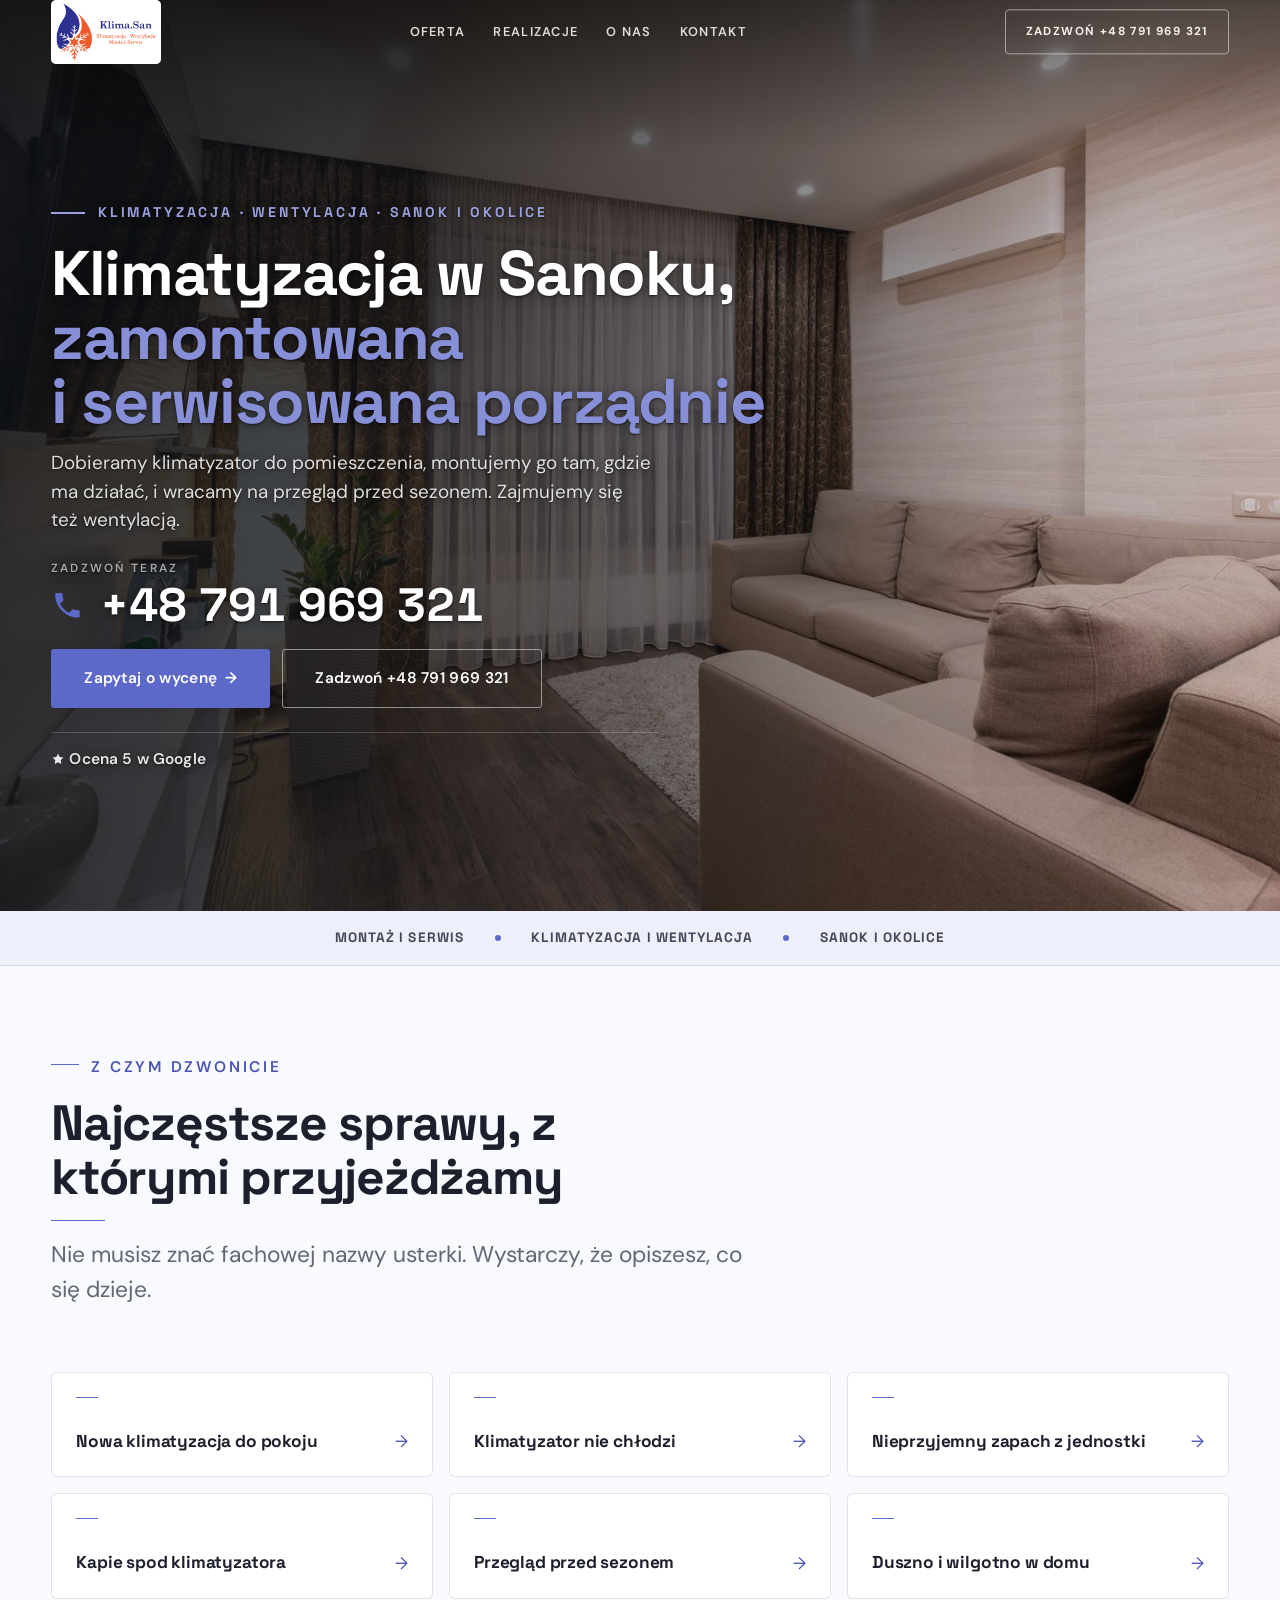
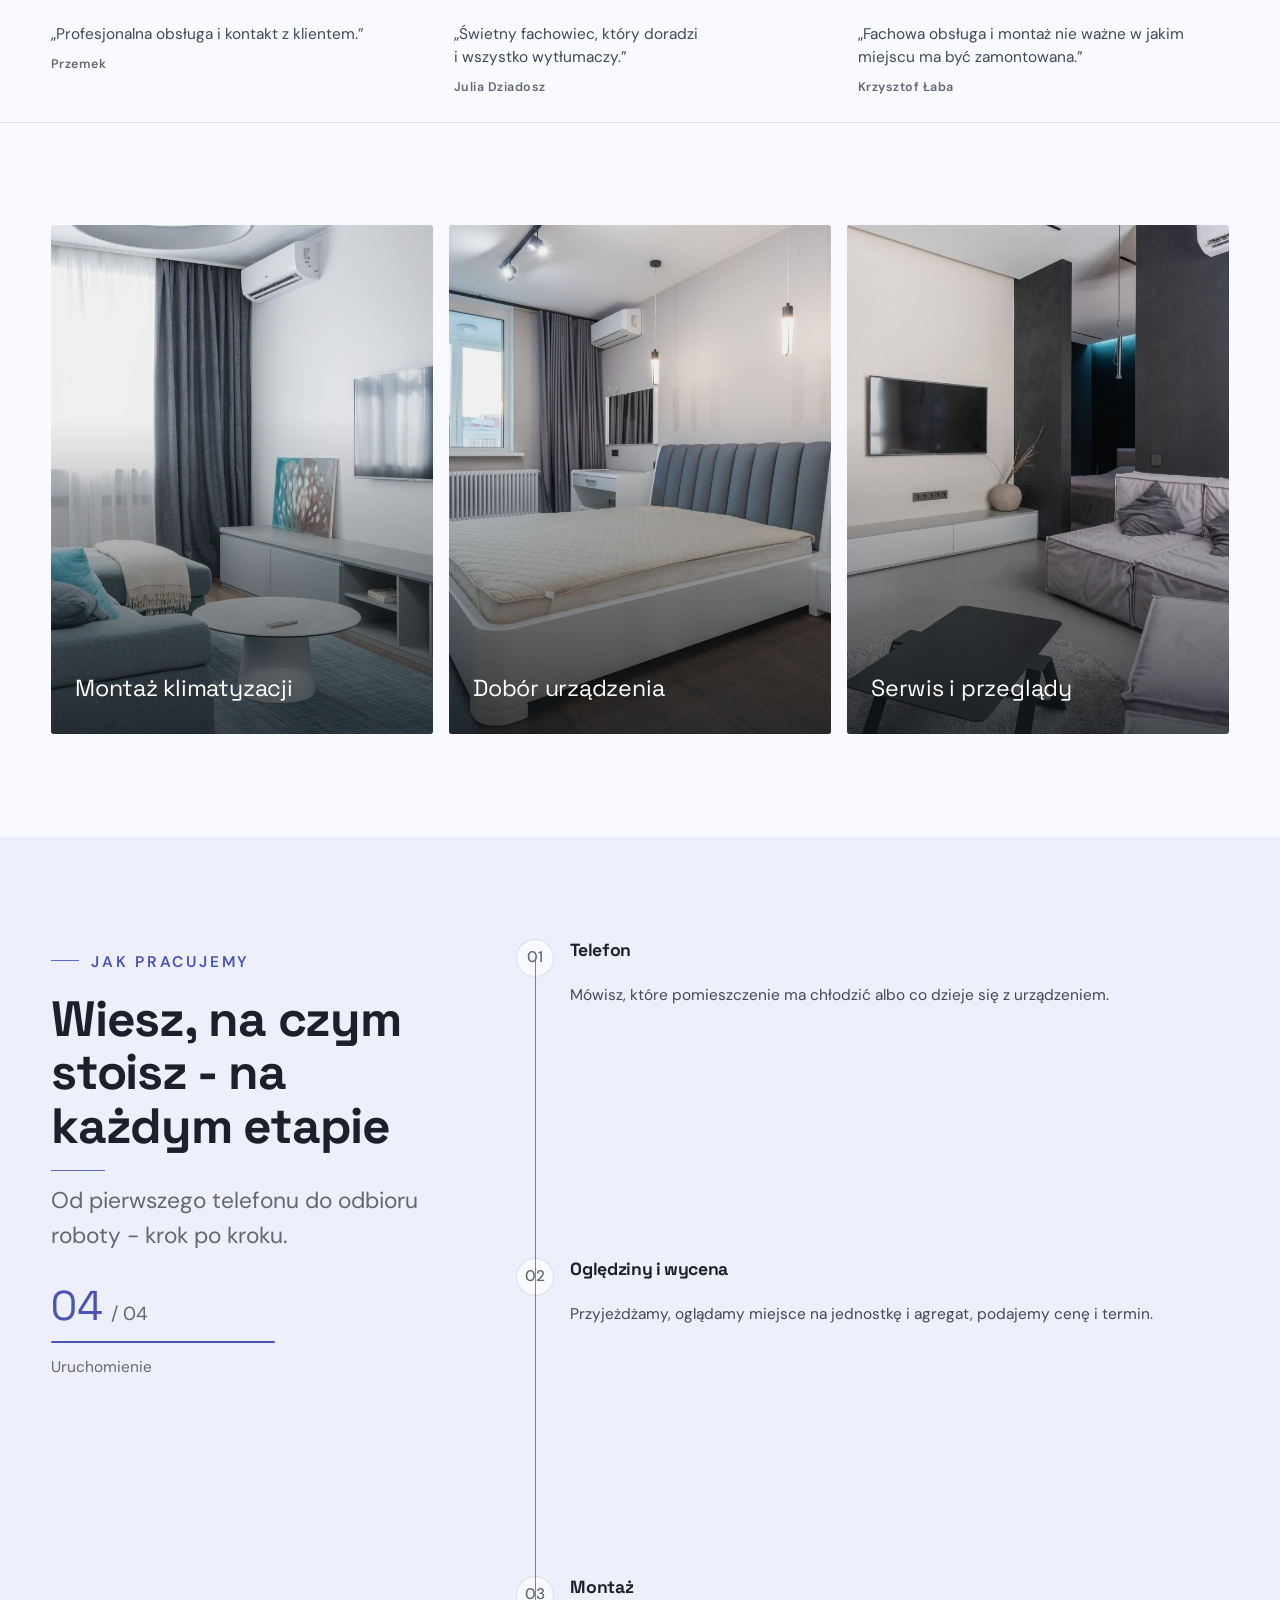
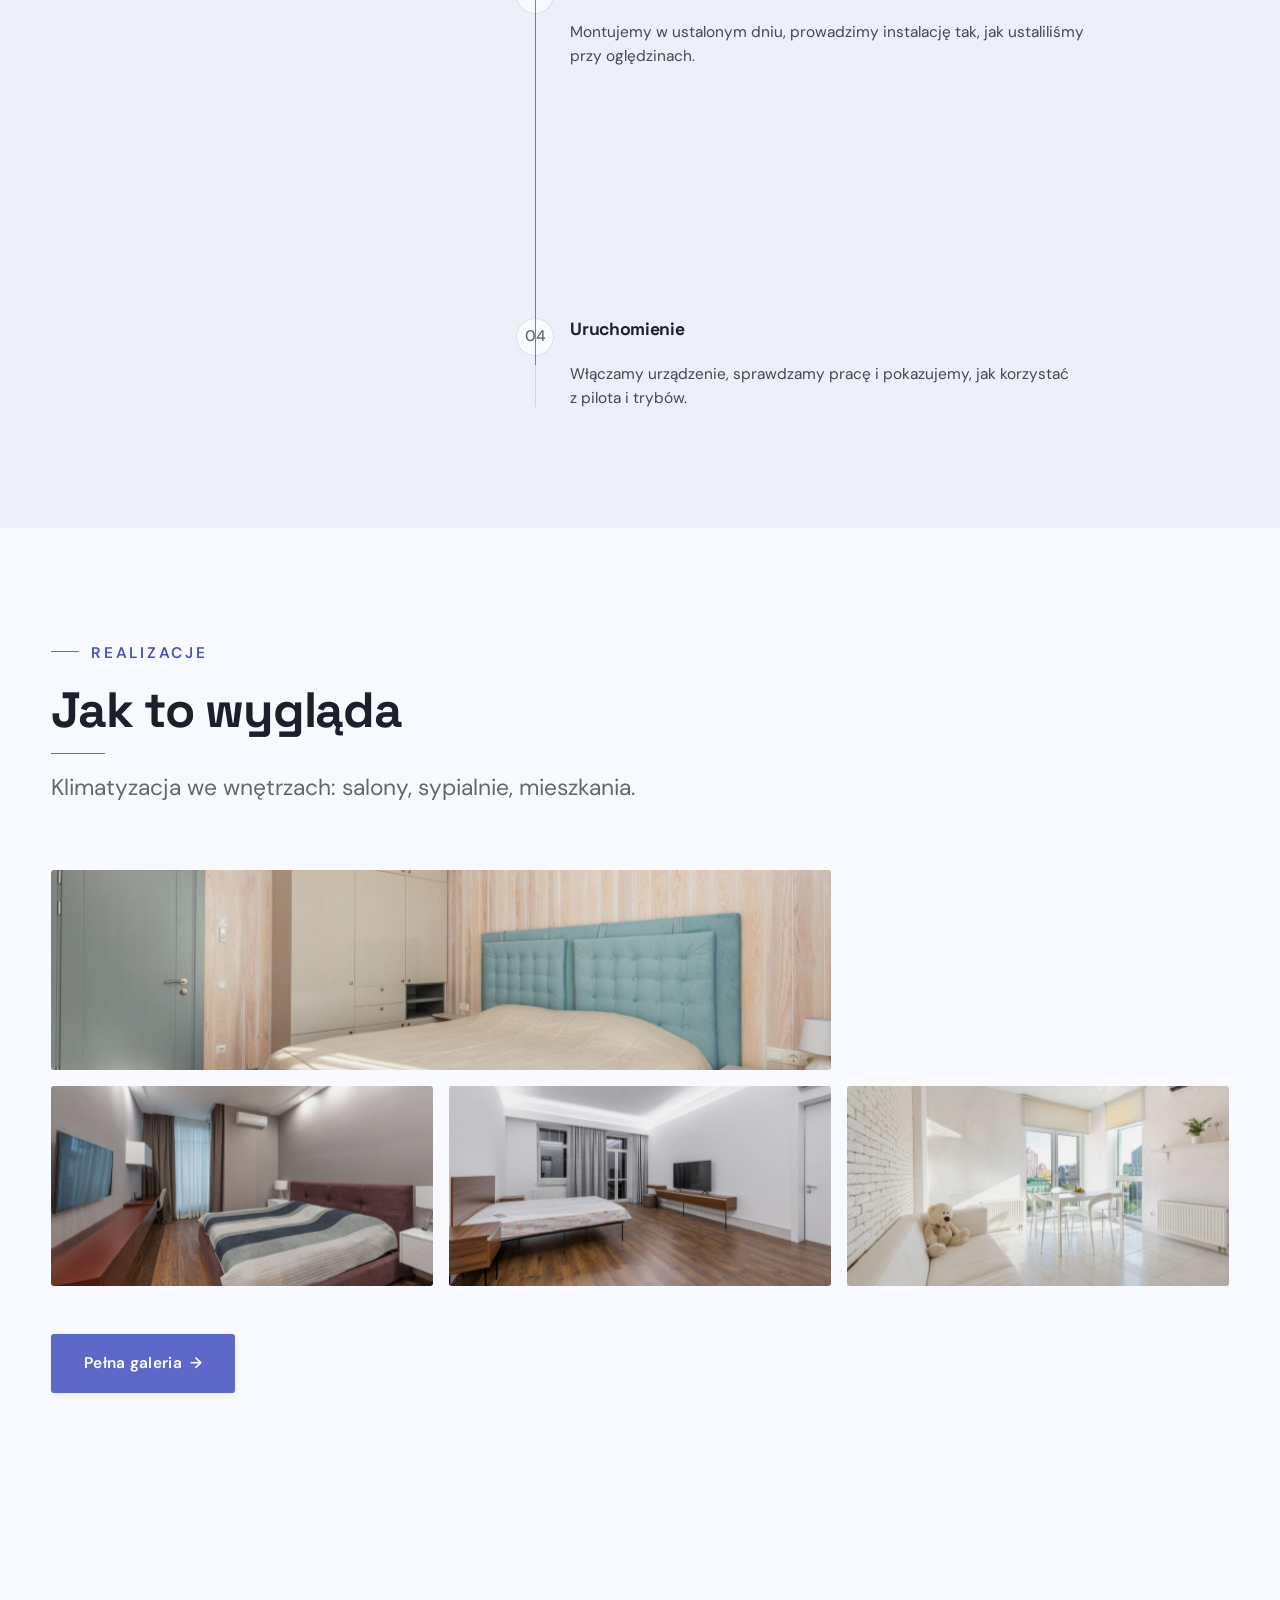
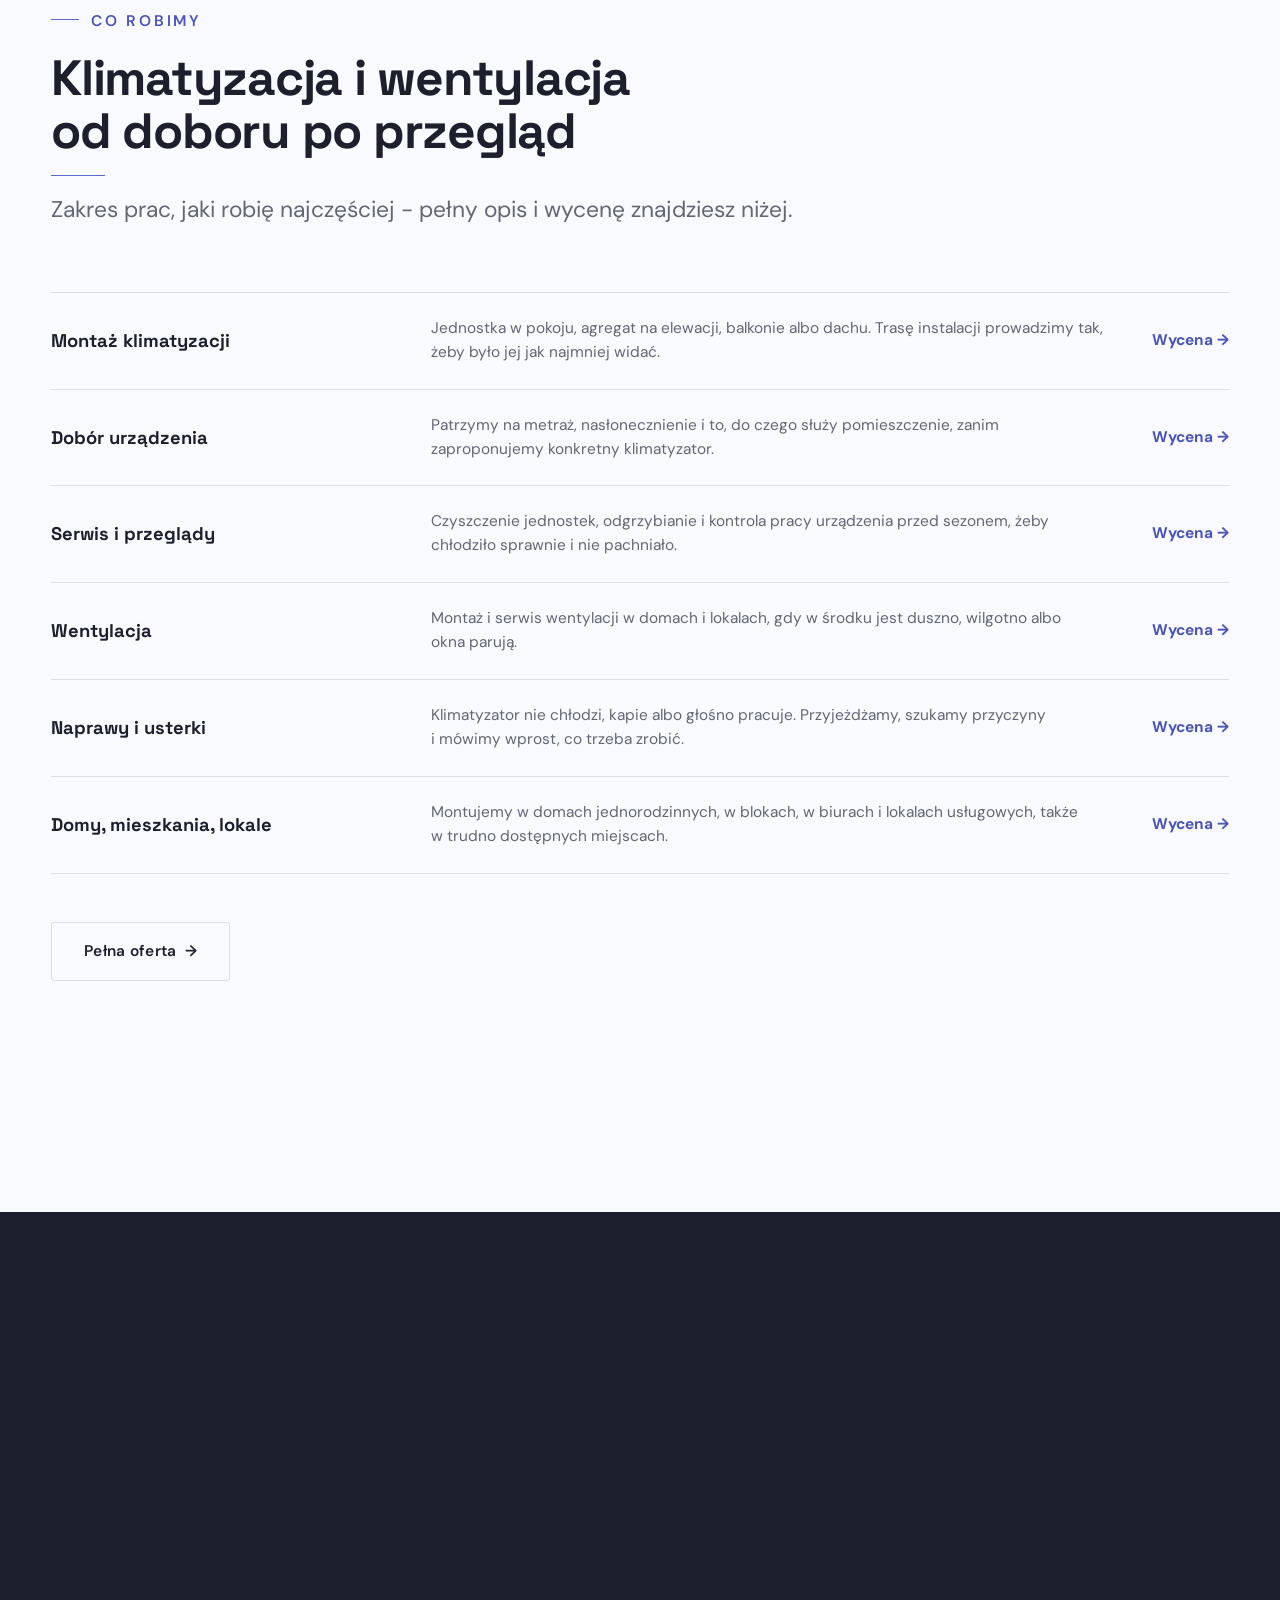
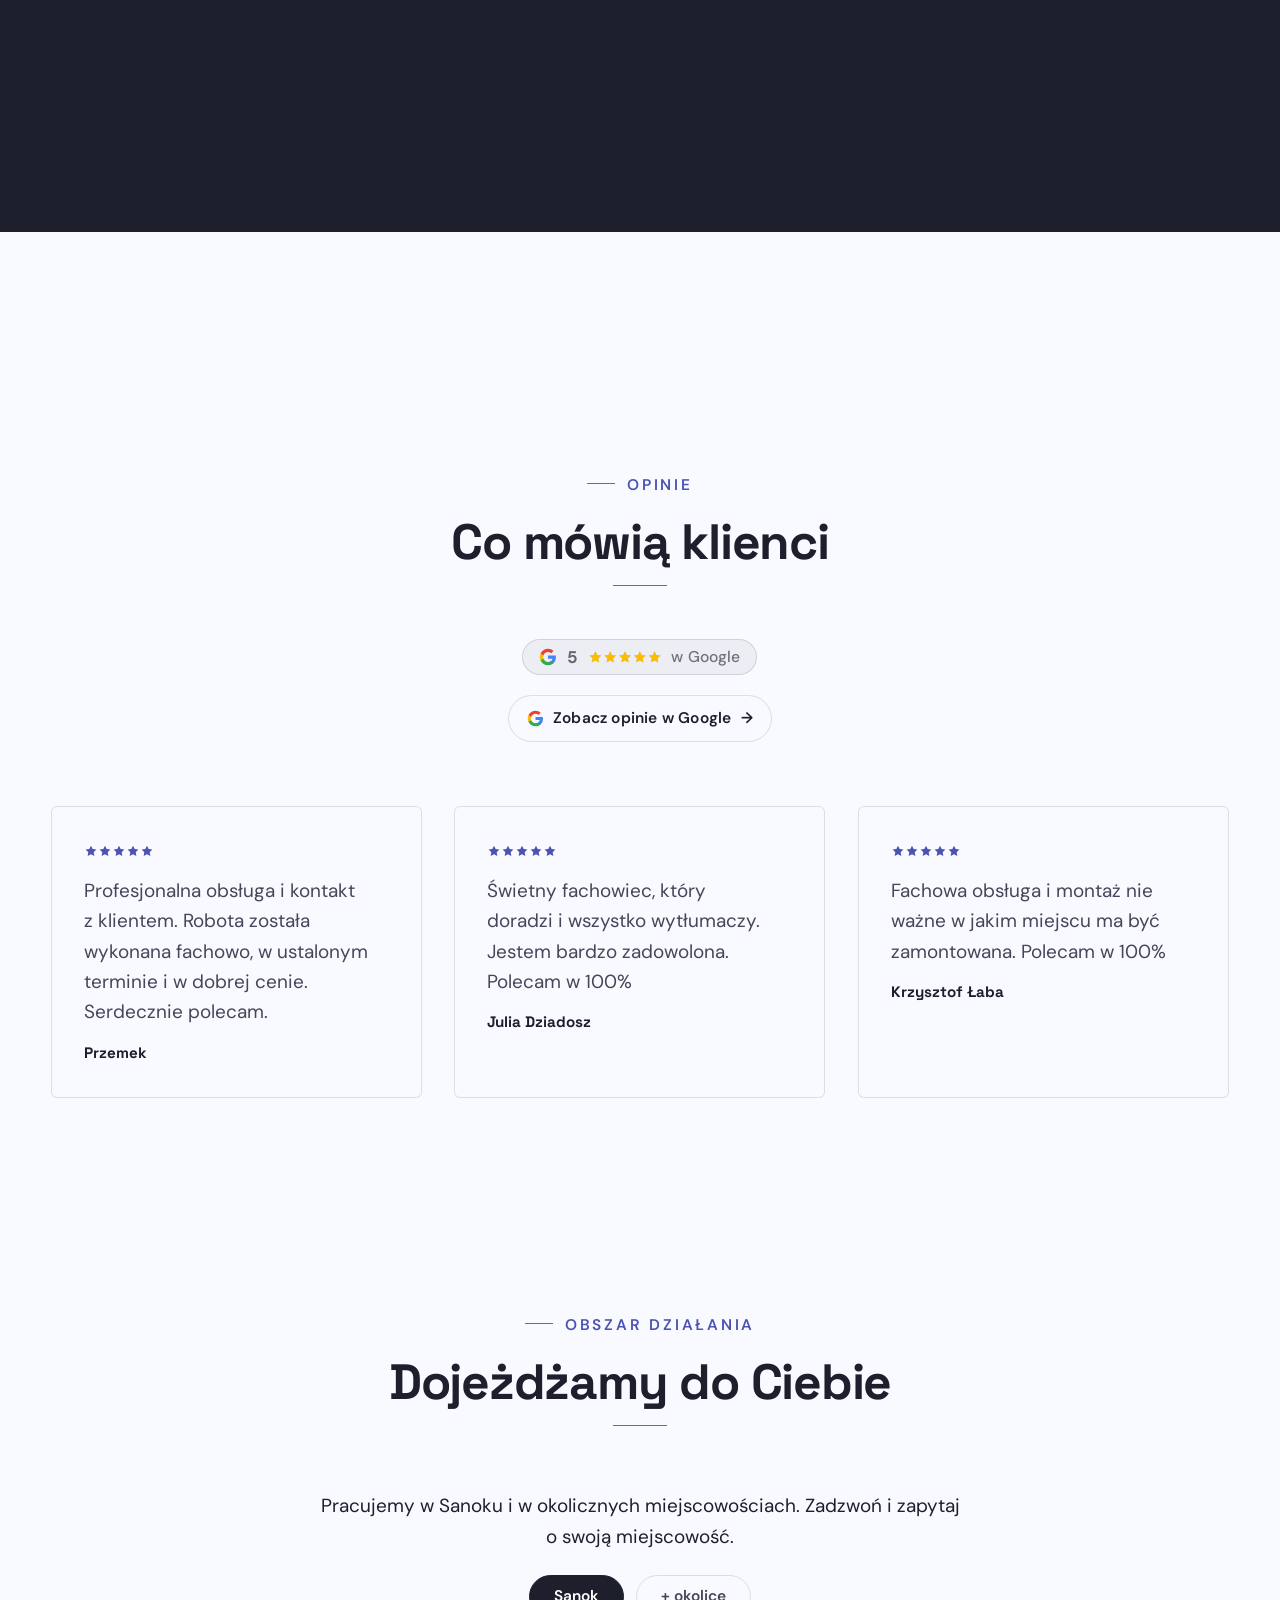
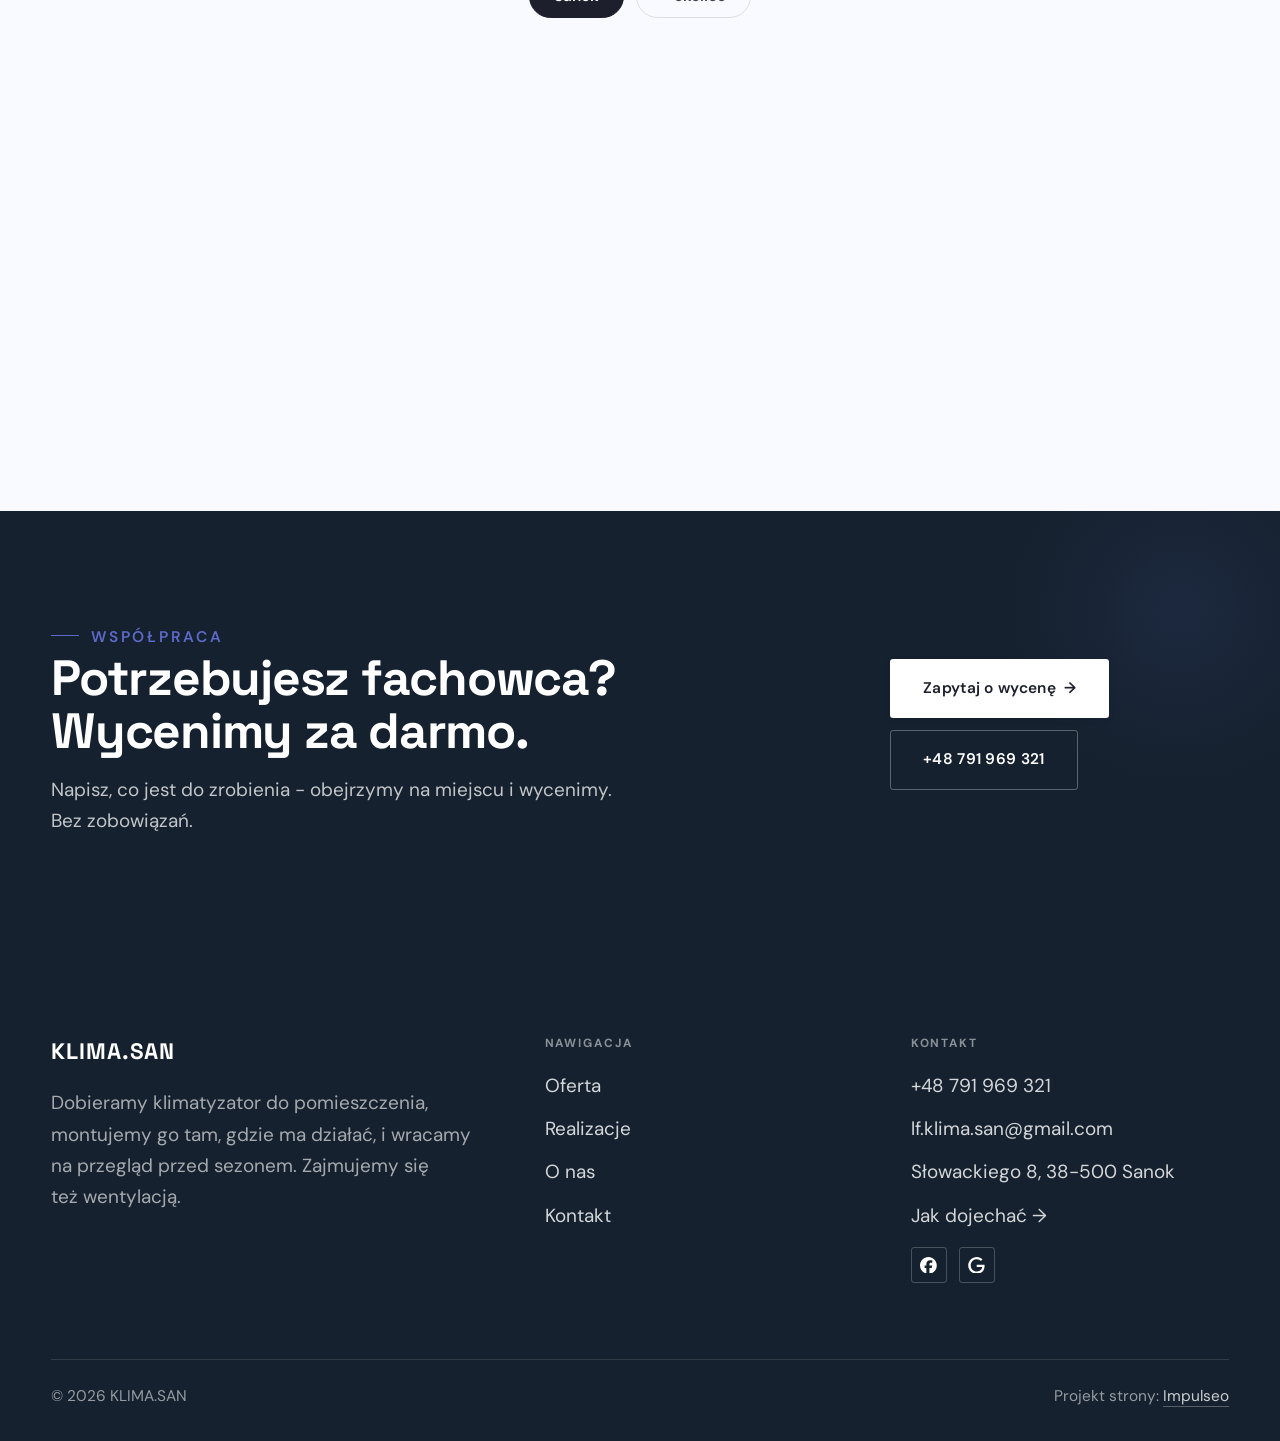
<file: index.html>
<!DOCTYPE html>
<html lang="pl">
<head>
<meta charset="UTF-8">
<meta name="viewport" content="width=device-width, initial-scale=1.0">
<title>KLIMA.SAN - Klimatyzacja i wentylacja · Sanok</title>
<meta name="description" content="KLIMA.SAN z Sanoka: montaż i serwis klimatyzacji oraz wentylacji w domach, mieszkaniach i lokalach. Dobór urządzenia, czysty montaż, przeglądy. Zadzwoń: 791 969 321.">
<link rel="canonical" href="https://kris20032.github.io/klima-san/">
<meta name="robots" content="noindex, nofollow">
<meta property="og:type" content="website">
<meta property="og:locale" content="pl_PL">
<meta property="og:site_name" content="KLIMA.SAN">
<meta property="og:title" content="KLIMA.SAN - Klimatyzacja i wentylacja · Sanok">
<meta property="og:description" content="KLIMA.SAN z Sanoka: montaż i serwis klimatyzacji oraz wentylacji w domach, mieszkaniach i lokalach. Dobór urządzenia, czysty montaż, przeglądy. Zadzwoń: 791 969 321.">
<meta property="og:url" content="https://kris20032.github.io/klima-san/">
<meta property="og:image" content="https://kris20032.github.io/klima-san/img/og.jpg">
<meta property="og:image:width" content="1200">
<meta property="og:image:height" content="630">
<meta name="twitter:card" content="summary_large_image">
<script type="application/ld+json">{"@context": "https://schema.org", "@type": "LocalBusiness", "name": "KLIMA.SAN", "url": "https://kris20032.github.io/klima-san/", "telephone": "+48791969321", "image": "https://kris20032.github.io/klima-san/img/og.jpg", "areaServed": "Sanok", "sameAs": ["https://maps.google.com/?cid=114061818997861731&g_mp=Cidnb29nbGUubWFwcy5wbGFjZXMudjEuUGxhY2VzLlNlYXJjaFRleHQQAhgEIAA", "https://www.facebook.com/p/KlimaSan-100057509016571/"]}</script>
<link rel="preconnect" href="https://fonts.googleapis.com">
<link rel="preconnect" href="https://fonts.gstatic.com" crossorigin>
<link href="https://fonts.googleapis.com/css2?family=Space+Grotesk:wght@500;600;700&family=DM+Sans:opsz,wght@9..40,400;9..40,500;9..40,600&display=swap" rel="stylesheet">
<link rel="stylesheet" href="assets/styles.css?v=2edcf7ad">
</head>
<body>

<header class="nav">
  <div class="wrap nav-inner">
    <a class="brand brand-has-logo" href="index.html"><img class="brand-logo" src="img/logo.png" alt="KLIMA.SAN" width="780" height="456" decoding="async"></a>
    <nav class="nav-links">
      <a href="oferta.html">Oferta</a>
      <a href="realizacje.html">Realizacje</a>
      <a href="o-nas.html">O nas</a>
      <a href="kontakt.html">Kontakt</a>
      <a href="tel:+48791969321" class="btn btn-accent">Zadzwoń +48 791 969 321</a>
    </nav>
    <button class="nav-toggle" aria-label="Menu"><span></span><span></span><span></span></button>
  </div>
</header>

<main>
<section class="hero-fach">
  <img class="hf-photo" src="img/hero.jpg" fetchpriority="high" data-rotate="img/g1.jpg|img/g2.jpg" alt="KLIMA.SAN" width="1830" height="1200">
  <div class="hf-panel">
    <div class="hf-inner">
      <span class="hf-kicker">Klimatyzacja · Wentylacja · Sanok i okolice</span>
      <h1 class="hf-title">Klimatyzacja w Sanoku, <em>zamontowana i serwisowana porządnie</em></h1>
      <p class="hf-lead">Dobieramy klimatyzator do pomieszczenia, montujemy go tam, gdzie ma działać, i wracamy na przegląd przed sezonem. Zajmujemy się też wentylacją.</p>
      <a class="hf-phone" href="tel:+48791969321"><span class="hf-phone-lab">Zadzwoń teraz</span><span class="hf-phone-num"><svg class="ico-tel" width="16" height="16" viewBox="0 0 24 24" fill="none" aria-hidden="true"><path d="M6.6 10.8a15.5 15.5 0 0 0 6.6 6.6l2.2-2.2a1 1 0 0 1 1-.24 11.4 11.4 0 0 0 3.6.58 1 1 0 0 1 1 1V20a1 1 0 0 1-1 1A17 17 0 0 1 3 4a1 1 0 0 1 1-1h3.5a1 1 0 0 1 1 1c0 1.25.2 2.46.58 3.6a1 1 0 0 1-.25 1l-2.23 2.2Z" fill="currentColor"/></svg> +48 791 969 321</span></a>
      <div class="hf-actions">
        <a href="kontakt.html" class="btn btn-accent">Zapytaj o wycenę <span class="arr">→</span></a>
        <a href="tel:+48791969321" class="btn btn-ghost hf-ghost">Zadzwoń +48 791 969 321</a>
      </div>
      <div class="hf-trust"><svg class="ico-star" width="14" height="14" viewBox="0 0 24 24" style="vertical-align:-2px" aria-hidden="true"><path d="M12 2.8l2.85 5.8 6.4.93-4.63 4.5 1.1 6.37L12 17.4l-5.72 3 1.1-6.37-4.63-4.5 6.4-.93L12 2.8Z" fill="currentColor"/></svg> Ocena 5 w Google</div>
    </div>
  </div>
</section>
<section class="fach-promise">
  <div class="wrap">
    <ul class="fp-row reveal"><li>Montaż i serwis</li><li>Klimatyzacja i wentylacja</li><li>Sanok i okolice</li></ul>
  </div>
</section>
<section class="objawy">
  <div class="wrap">
    <div class="head reveal">
      <span class="eyebrow">Z czym dzwonicie</span>
      <h2>Najczęstsze sprawy, z którymi przyjeżdżamy</h2>
      <p>Nie musisz znać fachowej nazwy usterki. Wystarczy, że opiszesz, co się dzieje.</p>
    </div>
    <div class="obj-grid">
      <a class="obj-tile reveal" href="kontakt.html"><span class="ot-row"><span class="ot-name">Nowa klimatyzacja do pokoju</span><span class="ot-arr" aria-hidden="true">→</span></span></a>
      <a class="obj-tile reveal" href="kontakt.html"><span class="ot-row"><span class="ot-name">Klimatyzator nie chłodzi</span><span class="ot-arr" aria-hidden="true">→</span></span></a>
      <a class="obj-tile reveal" href="kontakt.html"><span class="ot-row"><span class="ot-name">Nieprzyjemny zapach z jednostki</span><span class="ot-arr" aria-hidden="true">→</span></span></a>
      <a class="obj-tile reveal" href="kontakt.html"><span class="ot-row"><span class="ot-name">Kapie spod klimatyzatora</span><span class="ot-arr" aria-hidden="true">→</span></span></a>
      <a class="obj-tile reveal" href="kontakt.html"><span class="ot-row"><span class="ot-name">Przegląd przed sezonem</span><span class="ot-arr" aria-hidden="true">→</span></span></a>
      <a class="obj-tile reveal" href="kontakt.html"><span class="ot-row"><span class="ot-name">Duszno i wilgotno w domu</span><span class="ot-arr" aria-hidden="true">→</span></span></a>
    </div>
  </div>
</section>
<section class="opinie-mini" aria-label="Opinie klientów">
  <div class="wrap">
    <div class="om-row">
      <div class="om-item reveal"><blockquote>„Profesjonalna obsługa i kontakt z klientem.”</blockquote><span class="om-autor">Przemek</span></div>
      <div class="om-item reveal"><blockquote>„Świetny fachowiec, który doradzi i wszystko wytłumaczy.”</blockquote><span class="om-autor">Julia Dziadosz</span></div>
      <div class="om-item reveal"><blockquote>„Fachowa obsługa i montaż nie ważne w jakim miejscu ma być zamontowana.”</blockquote><span class="om-autor">Krzysztof Łaba</span></div>
    </div>
  </div>
</section>
<section class="gateways-band">
  <div class="wrap">
    <div class="gateways">
      <a href="oferta.html" class="gateway reveal"><img src="img/g3.jpg" alt="Montaż klimatyzacji" loading="lazy" width="1542" height="1002" decoding="async"><span class="g-ttl">Montaż klimatyzacji</span></a>
      <a href="oferta.html" class="gateway reveal"><img src="img/g4.jpg" alt="Dobór urządzenia" loading="lazy" width="1600" height="1068" decoding="async"><span class="g-ttl">Dobór urządzenia</span></a>
      <a href="oferta.html" class="gateway reveal"><img src="img/g5.jpg" alt="Serwis i przeglądy" loading="lazy" width="1600" height="1068" decoding="async"><span class="g-ttl">Serwis i przeglądy</span></a>
    </div>
  </div>
</section>
<section class="proces proces-os fachowcy">
  <div class="wrap proc-grid">
    <div class="proc-side">
      <div class="head reveal">
        <span class="eyebrow">Jak pracujemy</span>
        <h2>Wiesz, na czym stoisz - na każdym etapie</h2>
        <p>Od pierwszego telefonu do odbioru roboty - krok po kroku.</p>
      </div>
      <div class="proc-count" aria-hidden="true"><span class="pc-cur">01</span><span class="pc-all">/ 04</span></div>
      <div class="proc-bar" aria-hidden="true"><i></i></div>
      <p class="proc-now" aria-hidden="true">Telefon</p>
    </div>
    <ol class="proces-line">
      <li class="reveal"><span class="pno">01</span><h3>Telefon</h3><p>Mówisz, które pomieszczenie ma chłodzić albo co dzieje się z urządzeniem.</p></li>
      <li class="reveal"><span class="pno">02</span><h3>Oględziny i wycena</h3><p>Przyjeżdżamy, oglądamy miejsce na jednostkę i agregat, podajemy cenę i termin.</p></li>
      <li class="reveal"><span class="pno">03</span><h3>Montaż</h3><p>Montujemy w ustalonym dniu, prowadzimy instalację tak, jak ustaliliśmy przy oględzinach.</p></li>
      <li class="reveal"><span class="pno">04</span><h3>Uruchomienie</h3><p>Włączamy urządzenie, sprawdzamy pracę i pokazujemy, jak korzystać z pilota i trybów.</p></li>
    </ol>
  </div>
</section>
<section>
  <div class="wrap">
    <div class="head reveal">
      <span class="eyebrow">Realizacje</span>
      <h2>Jak to wygląda</h2>
      <p>Klimatyzacja we wnętrzach: salony, sypialnie, mieszkania.</p>
    </div>
    <div class="gallery">
      <div class="tile t-two3 reveal"><img src="img/g6.jpg" alt="KLIMA.SAN" loading="lazy" width="1600" height="1068" decoding="async"></div>
      <div class="tile t-third reveal"><img src="img/g7.jpg" alt="KLIMA.SAN" loading="lazy" width="1600" height="1068" decoding="async"></div>
      <div class="tile t-third reveal"><img src="img/g8.jpg" alt="KLIMA.SAN" loading="lazy" width="1534" height="990" decoding="async"></div>
      <div class="tile t-third reveal"><img src="img/g9.jpg" alt="KLIMA.SAN" loading="lazy" width="1506" height="948" decoding="async"></div>
      <div class="tile t-third reveal"><img src="img/g10.jpg" alt="KLIMA.SAN" loading="lazy" width="1600" height="1068" decoding="async"></div>
    </div>
    <div style="margin-top:var(--space-7)" class="reveal"><a href="realizacje.html" class="btn btn-accent">Pełna galeria <span class="arr">→</span></a></div>
  </div>
</section>
<section class="fach-uslugi">
  <div class="wrap">
    <div class="head reveal">
      <span class="eyebrow">Co robimy</span>
      <h2>Klimatyzacja i wentylacja od doboru po przegląd</h2>
      <p>Zakres prac, jaki robię najczęściej - pełny opis i wycenę znajdziesz niżej.</p>
    </div>
    <ul class="fu-list">
      <li class="fu-row reveal"><div class="fu-name">Montaż klimatyzacji</div><div class="fu-desc">Jednostka w pokoju, agregat na elewacji, balkonie albo dachu. Trasę instalacji prowadzimy tak, żeby było jej jak najmniej widać.</div><a class="fu-cta" href="kontakt.html">Wycena <span class="arr">→</span></a></li>
      <li class="fu-row reveal"><div class="fu-name">Dobór urządzenia</div><div class="fu-desc">Patrzymy na metraż, nasłonecznienie i to, do czego służy pomieszczenie, zanim zaproponujemy konkretny klimatyzator.</div><a class="fu-cta" href="kontakt.html">Wycena <span class="arr">→</span></a></li>
      <li class="fu-row reveal"><div class="fu-name">Serwis i przeglądy</div><div class="fu-desc">Czyszczenie jednostek, odgrzybianie i kontrola pracy urządzenia przed sezonem, żeby chłodziło sprawnie i nie pachniało.</div><a class="fu-cta" href="kontakt.html">Wycena <span class="arr">→</span></a></li>
      <li class="fu-row reveal"><div class="fu-name">Wentylacja</div><div class="fu-desc">Montaż i serwis wentylacji w domach i lokalach, gdy w środku jest duszno, wilgotno albo okna parują.</div><a class="fu-cta" href="kontakt.html">Wycena <span class="arr">→</span></a></li>
      <li class="fu-row reveal"><div class="fu-name">Naprawy i usterki</div><div class="fu-desc">Klimatyzator nie chłodzi, kapie albo głośno pracuje. Przyjeżdżamy, szukamy przyczyny i mówimy wprost, co trzeba zrobić.</div><a class="fu-cta" href="kontakt.html">Wycena <span class="arr">→</span></a></li>
      <li class="fu-row reveal"><div class="fu-name">Domy, mieszkania, lokale</div><div class="fu-desc">Montujemy w domach jednorodzinnych, w blokach, w biurach i lokalach usługowych, także w trudno dostępnych miejscach.</div><a class="fu-cta" href="kontakt.html">Wycena <span class="arr">→</span></a></li>
    </ul>
    <div style="margin-top:var(--space-7)" class="reveal"><a href="oferta.html" class="btn btn-ghost">Pełna oferta <span class="arr">→</span></a></div>
  </div>
</section>
<section class="stopklatka" aria-hidden="true">
  <div class="stk-bg" style="background-image:url(img/about.jpg)"></div>
</section>
<section class="opinie">
  <div class="wrap">
    <div class="head center reveal">
      <span class="eyebrow">Opinie</span>
      <h2>Co mówią klienci</h2>
    </div>
    <p class="op-meta reveal"><span class="g-badge"><svg class="gb-ico" viewBox="0 0 24 24" width="18" height="18" aria-hidden="true"><path fill="#4285F4" d="M22.56 12.25c0-.78-.07-1.53-.2-2.25H12v4.26h5.92c-.26 1.37-1.04 2.53-2.21 3.31v2.77h3.57c2.08-1.92 3.28-4.74 3.28-8.09z"/><path fill="#34A853" d="M12 23c2.97 0 5.46-.98 7.28-2.66l-3.57-2.77c-.98.66-2.23 1.06-3.71 1.06-2.86 0-5.29-1.93-6.16-4.53H2.18v2.84C3.99 20.53 7.7 23 12 23z"/><path fill="#FBBC05" d="M5.84 14.09c-.22-.66-.35-1.36-.35-2.09s.13-1.43.35-2.09V7.07H2.18C1.43 8.55 1 10.22 1 12s.43 3.45 1.18 4.93l2.85-2.22.81-.62z"/><path fill="#EA4335" d="M12 5.38c1.62 0 3.06.56 4.21 1.64l3.15-3.15C17.45 2.09 14.97 1 12 1 7.7 1 3.99 3.47 2.18 7.07l3.66 2.84c.87-2.6 3.3-4.53 6.16-4.53z"/></svg><b class="gb-ocena">5</b><svg class="gb-stars" viewBox="0 0 90 18" width="74" height="14.8" aria-hidden="true"><g fill="currentColor" opacity=".26"><path transform="translate(0,0)" d="M9 1.6l2.2 4.46 4.92.72-3.56 3.47.84 4.9L9 12.74l-4.4 2.31.84-4.9L1.88 6.68l4.92-.72L9 1.6Z"/><path transform="translate(18,0)" d="M9 1.6l2.2 4.46 4.92.72-3.56 3.47.84 4.9L9 12.74l-4.4 2.31.84-4.9L1.88 6.68l4.92-.72L9 1.6Z"/><path transform="translate(36,0)" d="M9 1.6l2.2 4.46 4.92.72-3.56 3.47.84 4.9L9 12.74l-4.4 2.31.84-4.9L1.88 6.68l4.92-.72L9 1.6Z"/><path transform="translate(54,0)" d="M9 1.6l2.2 4.46 4.92.72-3.56 3.47.84 4.9L9 12.74l-4.4 2.31.84-4.9L1.88 6.68l4.92-.72L9 1.6Z"/><path transform="translate(72,0)" d="M9 1.6l2.2 4.46 4.92.72-3.56 3.47.84 4.9L9 12.74l-4.4 2.31.84-4.9L1.88 6.68l4.92-.72L9 1.6Z"/></g><clipPath id="gs1000"><rect x="0" y="0" width="90.0" height="18"/></clipPath><g fill="#FBBC04" clip-path="url(#gs1000)"><path transform="translate(0,0)" d="M9 1.6l2.2 4.46 4.92.72-3.56 3.47.84 4.9L9 12.74l-4.4 2.31.84-4.9L1.88 6.68l4.92-.72L9 1.6Z"/><path transform="translate(18,0)" d="M9 1.6l2.2 4.46 4.92.72-3.56 3.47.84 4.9L9 12.74l-4.4 2.31.84-4.9L1.88 6.68l4.92-.72L9 1.6Z"/><path transform="translate(36,0)" d="M9 1.6l2.2 4.46 4.92.72-3.56 3.47.84 4.9L9 12.74l-4.4 2.31.84-4.9L1.88 6.68l4.92-.72L9 1.6Z"/><path transform="translate(54,0)" d="M9 1.6l2.2 4.46 4.92.72-3.56 3.47.84 4.9L9 12.74l-4.4 2.31.84-4.9L1.88 6.68l4.92-.72L9 1.6Z"/><path transform="translate(72,0)" d="M9 1.6l2.2 4.46 4.92.72-3.56 3.47.84 4.9L9 12.74l-4.4 2.31.84-4.9L1.88 6.68l4.92-.72L9 1.6Z"/></g></svg><span class="gb-txt">w Google</span></span></p>
    <p class="op-meta reveal"><a class="op-google" href="https://maps.google.com/?cid=114061818997861731&amp;g_mp=Cidnb29nbGUubWFwcy5wbGFjZXMudjEuUGxhY2VzLlNlYXJjaFRleHQQAhgEIAA" target="_blank" rel="noopener"><svg class="op-g-ico" viewBox="0 0 24 24" width="17" height="17" aria-hidden="true"><path fill="#4285F4" d="M22.56 12.25c0-.78-.07-1.53-.2-2.25H12v4.26h5.92c-.26 1.37-1.04 2.53-2.21 3.31v2.77h3.57c2.08-1.92 3.28-4.74 3.28-8.09z"/><path fill="#34A853" d="M12 23c2.97 0 5.46-.98 7.28-2.66l-3.57-2.77c-.98.66-2.23 1.06-3.71 1.06-2.86 0-5.29-1.93-6.16-4.53H2.18v2.84C3.99 20.53 7.7 23 12 23z"/><path fill="#FBBC05" d="M5.84 14.09c-.22-.66-.35-1.36-.35-2.09s.13-1.43.35-2.09V7.07H2.18C1.43 8.55 1 10.22 1 12s.43 3.45 1.18 4.93l2.85-2.22.81-.62z"/><path fill="#EA4335" d="M12 5.38c1.62 0 3.06.56 4.21 1.64l3.15-3.15C17.45 2.09 14.97 1 12 1 7.7 1 3.99 3.47 2.18 7.07l3.66 2.84c.87-2.6 3.3-4.53 6.16-4.53z"/></svg><span>Zobacz opinie w Google</span><span class="arr">→</span></a></p>
    <div class="opinie-grid">
      <figure class="op-card reveal"><span class="op-star"><svg class="ico-star" width="14" height="14" viewBox="0 0 24 24" style="vertical-align:-2px" aria-hidden="true"><path d="M12 2.8l2.85 5.8 6.4.93-4.63 4.5 1.1 6.37L12 17.4l-5.72 3 1.1-6.37-4.63-4.5 6.4-.93L12 2.8Z" fill="currentColor"/></svg><svg class="ico-star" width="14" height="14" viewBox="0 0 24 24" style="vertical-align:-2px" aria-hidden="true"><path d="M12 2.8l2.85 5.8 6.4.93-4.63 4.5 1.1 6.37L12 17.4l-5.72 3 1.1-6.37-4.63-4.5 6.4-.93L12 2.8Z" fill="currentColor"/></svg><svg class="ico-star" width="14" height="14" viewBox="0 0 24 24" style="vertical-align:-2px" aria-hidden="true"><path d="M12 2.8l2.85 5.8 6.4.93-4.63 4.5 1.1 6.37L12 17.4l-5.72 3 1.1-6.37-4.63-4.5 6.4-.93L12 2.8Z" fill="currentColor"/></svg><svg class="ico-star" width="14" height="14" viewBox="0 0 24 24" style="vertical-align:-2px" aria-hidden="true"><path d="M12 2.8l2.85 5.8 6.4.93-4.63 4.5 1.1 6.37L12 17.4l-5.72 3 1.1-6.37-4.63-4.5 6.4-.93L12 2.8Z" fill="currentColor"/></svg><svg class="ico-star" width="14" height="14" viewBox="0 0 24 24" style="vertical-align:-2px" aria-hidden="true"><path d="M12 2.8l2.85 5.8 6.4.93-4.63 4.5 1.1 6.37L12 17.4l-5.72 3 1.1-6.37-4.63-4.5 6.4-.93L12 2.8Z" fill="currentColor"/></svg></span><blockquote>Profesjonalna obsługa i kontakt z klientem. Robota została wykonana fachowo, w ustalonym terminie i w dobrej cenie. Serdecznie polecam.</blockquote><span class="op-autor">Przemek</span></figure>
      <figure class="op-card reveal"><span class="op-star"><svg class="ico-star" width="14" height="14" viewBox="0 0 24 24" style="vertical-align:-2px" aria-hidden="true"><path d="M12 2.8l2.85 5.8 6.4.93-4.63 4.5 1.1 6.37L12 17.4l-5.72 3 1.1-6.37-4.63-4.5 6.4-.93L12 2.8Z" fill="currentColor"/></svg><svg class="ico-star" width="14" height="14" viewBox="0 0 24 24" style="vertical-align:-2px" aria-hidden="true"><path d="M12 2.8l2.85 5.8 6.4.93-4.63 4.5 1.1 6.37L12 17.4l-5.72 3 1.1-6.37-4.63-4.5 6.4-.93L12 2.8Z" fill="currentColor"/></svg><svg class="ico-star" width="14" height="14" viewBox="0 0 24 24" style="vertical-align:-2px" aria-hidden="true"><path d="M12 2.8l2.85 5.8 6.4.93-4.63 4.5 1.1 6.37L12 17.4l-5.72 3 1.1-6.37-4.63-4.5 6.4-.93L12 2.8Z" fill="currentColor"/></svg><svg class="ico-star" width="14" height="14" viewBox="0 0 24 24" style="vertical-align:-2px" aria-hidden="true"><path d="M12 2.8l2.85 5.8 6.4.93-4.63 4.5 1.1 6.37L12 17.4l-5.72 3 1.1-6.37-4.63-4.5 6.4-.93L12 2.8Z" fill="currentColor"/></svg><svg class="ico-star" width="14" height="14" viewBox="0 0 24 24" style="vertical-align:-2px" aria-hidden="true"><path d="M12 2.8l2.85 5.8 6.4.93-4.63 4.5 1.1 6.37L12 17.4l-5.72 3 1.1-6.37-4.63-4.5 6.4-.93L12 2.8Z" fill="currentColor"/></svg></span><blockquote>Świetny fachowiec, który doradzi i wszystko wytłumaczy. Jestem bardzo zadowolona. Polecam w 100%</blockquote><span class="op-autor">Julia Dziadosz</span></figure>
      <figure class="op-card reveal"><span class="op-star"><svg class="ico-star" width="14" height="14" viewBox="0 0 24 24" style="vertical-align:-2px" aria-hidden="true"><path d="M12 2.8l2.85 5.8 6.4.93-4.63 4.5 1.1 6.37L12 17.4l-5.72 3 1.1-6.37-4.63-4.5 6.4-.93L12 2.8Z" fill="currentColor"/></svg><svg class="ico-star" width="14" height="14" viewBox="0 0 24 24" style="vertical-align:-2px" aria-hidden="true"><path d="M12 2.8l2.85 5.8 6.4.93-4.63 4.5 1.1 6.37L12 17.4l-5.72 3 1.1-6.37-4.63-4.5 6.4-.93L12 2.8Z" fill="currentColor"/></svg><svg class="ico-star" width="14" height="14" viewBox="0 0 24 24" style="vertical-align:-2px" aria-hidden="true"><path d="M12 2.8l2.85 5.8 6.4.93-4.63 4.5 1.1 6.37L12 17.4l-5.72 3 1.1-6.37-4.63-4.5 6.4-.93L12 2.8Z" fill="currentColor"/></svg><svg class="ico-star" width="14" height="14" viewBox="0 0 24 24" style="vertical-align:-2px" aria-hidden="true"><path d="M12 2.8l2.85 5.8 6.4.93-4.63 4.5 1.1 6.37L12 17.4l-5.72 3 1.1-6.37-4.63-4.5 6.4-.93L12 2.8Z" fill="currentColor"/></svg><svg class="ico-star" width="14" height="14" viewBox="0 0 24 24" style="vertical-align:-2px" aria-hidden="true"><path d="M12 2.8l2.85 5.8 6.4.93-4.63 4.5 1.1 6.37L12 17.4l-5.72 3 1.1-6.37-4.63-4.5 6.4-.93L12 2.8Z" fill="currentColor"/></svg></span><blockquote>Fachowa obsługa i montaż nie ważne w jakim miejscu ma być zamontowana. Polecam w 100%</blockquote><span class="op-autor">Krzysztof Łaba</span></figure>
    </div>
  </div>
</section>
<section class="obszar">
  <div class="wrap">
    <div class="head center reveal">
      <span class="eyebrow">Obszar działania</span>
      <h2>Dojeżdżamy do Ciebie</h2>
    </div>
    <p class="obszar-txt reveal" style="text-align:center;max-width:60ch;margin:0 auto 1.4rem">Pracujemy w Sanoku i w okolicznych miejscowościach. Zadzwoń i zapytaj o swoją miejscowość.</p>
    <ul class="obszar-list reveal"><li class="is-home">Sanok</li><li>+ okolice</li></ul>
    <div class="obszar-mapa reveal" style="margin-top:var(--space-7)">
      <iframe title="Obszar działania - Sanok i okolice" src="https://maps.google.com/maps?q=49.5580094%2C22.2006609&amp;z=11&amp;output=embed" loading="lazy" referrerpolicy="no-referrer-when-downgrade" style="width:100%;height:clamp(280px,38vh,420px);border:0;display:block;border-radius:var(--r-md)"></iframe>
    </div>
  </div>
</section>
<section class="cta">
  <div class="wrap">
    <div class="reveal">
      <span class="eyebrow">Współpraca</span>
      <h2>Potrzebujesz fachowca? Wycenimy za darmo.</h2>
      <p>Napisz, co jest do zrobienia - obejrzymy na miejscu i wycenimy. Bez zobowiązań.</p>
    </div>
    <div class="cta-actions reveal">
      <a href="kontakt.html" class="btn btn-light">Zapytaj o wycenę <span class="arr">→</span></a>
      <a href="tel:+48791969321" class="btn btn-ghost btn-ghost-cta">+48 791 969 321</a>
    </div>
  </div>
</section>
</main>

<footer>
  <div class="wrap">
    <div class="foot-grid">
      <div class="foot-brand">
        <div class="name">KLIMA.SAN</div>
        <p>Dobieramy klimatyzator do pomieszczenia, montujemy go tam, gdzie ma działać, i wracamy na przegląd przed sezonem. Zajmujemy się też wentylacją.</p>
      </div>
      <div class="foot-col">
        <h4>Nawigacja</h4>
        <a href="oferta.html">Oferta</a>
        <a href="realizacje.html">Realizacje</a>
        <a href="o-nas.html">O nas</a>
        <a href="kontakt.html">Kontakt</a>
      </div>
      <div class="foot-col">
        <h4>Kontakt</h4>
        <a href="tel:+48791969321">+48 791 969 321</a>
        <a href="mailto:lf.klima.san@gmail.com">lf.klima.san@gmail.com</a>
        <p>Słowackiego 8, 38-500 Sanok</p>
        <a href="https://maps.google.com/?cid=114061818997861731&g_mp=Cidnb29nbGUubWFwcy5wbGFjZXMudjEuUGxhY2VzLlNlYXJjaFRleHQQAhgEIAA" target="_blank" rel="noopener">Jak dojechać →</a>
      <div class="foot-soc">
        <a class="soc" href="https://www.facebook.com/p/KlimaSan-100057509016571/" target="_blank" rel="noopener" aria-label="Facebook - KLIMA.SAN"><svg viewBox="0 0 24 24" aria-hidden="true" focusable="false"><path d="M9.101 23.691v-7.98H6.627v-3.667h2.474v-1.58c0-4.085 1.848-5.978 5.858-5.978.401 0 .955.042 1.468.103a8.68 8.68 0 0 1 1.141.195v3.325a8.623 8.623 0 0 0-.653-.036 26.805 26.805 0 0 0-.733-.009c-.707 0-1.259.096-1.675.309a1.686 1.686 0 0 0-.679.622c-.258.42-.374.995-.374 1.752v1.297h3.919l-.386 2.103-.287 1.564h-3.246v8.245C19.396 23.238 24 18.179 24 12.044c0-6.627-5.373-12-12-12s-12 5.373-12 12c0 5.628 3.874 10.35 9.101 11.647Z" fill="currentColor"/></svg></a>
        <a class="soc" href="https://maps.google.com/?cid=114061818997861731&g_mp=Cidnb29nbGUubWFwcy5wbGFjZXMudjEuUGxhY2VzLlNlYXJjaFRleHQQAhgEIAA" target="_blank" rel="noopener" aria-label="Google - KLIMA.SAN"><svg viewBox="0 0 24 24" aria-hidden="true" focusable="false"><path d="M12.48 10.92v3.28h7.84c-.24 1.84-.853 3.187-1.787 4.133-1.147 1.147-2.933 2.4-6.053 2.4-4.827 0-8.6-3.893-8.6-8.72s3.773-8.72 8.6-8.72c2.6 0 4.507 1.027 5.907 2.347l2.307-2.307C18.747 1.44 16.133 0 12.48 0 5.867 0 .307 5.387.307 12s5.56 12 12.173 12c3.573 0 6.267-1.173 8.373-3.36 2.16-2.16 2.84-5.213 2.84-7.667 0-.76-.053-1.467-.173-2.053H12.48z" fill="currentColor"/></svg></a>
      </div>
      </div>
    </div>
    <div class="foot-bot">
      <span>© 2026 KLIMA.SAN</span>
      <span>Projekt strony: <a class="foot-credit" href="https://impulseo.pl" target="_blank" rel="noopener">Impulseo</a></span>
    </div>
  </div>
</footer>
<div class="sticky-call"><a class="sc-call" href="tel:+48791969321"><svg class="ico-tel" width="16" height="16" viewBox="0 0 24 24" fill="none" aria-hidden="true"><path d="M6.6 10.8a15.5 15.5 0 0 0 6.6 6.6l2.2-2.2a1 1 0 0 1 1-.24 11.4 11.4 0 0 0 3.6.58 1 1 0 0 1 1 1V20a1 1 0 0 1-1 1A17 17 0 0 1 3 4a1 1 0 0 1 1-1h3.5a1 1 0 0 1 1 1c0 1.25.2 2.46.58 3.6a1 1 0 0 1-.25 1l-2.23 2.2Z" fill="currentColor"/></svg> Zadzwoń</a><a class="sc-quote" href="kontakt.html">Zapytaj o wycenę</a></div>
<div class="demo-wazne" data-do="2026-11-15" data-cykl="3" hidden><svg class="dw-ico" width="13" height="13" viewBox="0 0 24 24" fill="none" aria-hidden="true"><circle cx="12" cy="12" r="8.6" stroke="currentColor" stroke-width="1.8"/><path d="M12 7.2V12l3.3 2" stroke="currentColor" stroke-width="1.8" stroke-linecap="round"/></svg><span class="dw-txt"></span></div>

<script src="assets/main.js"></script>
</body>
</html>
</file>
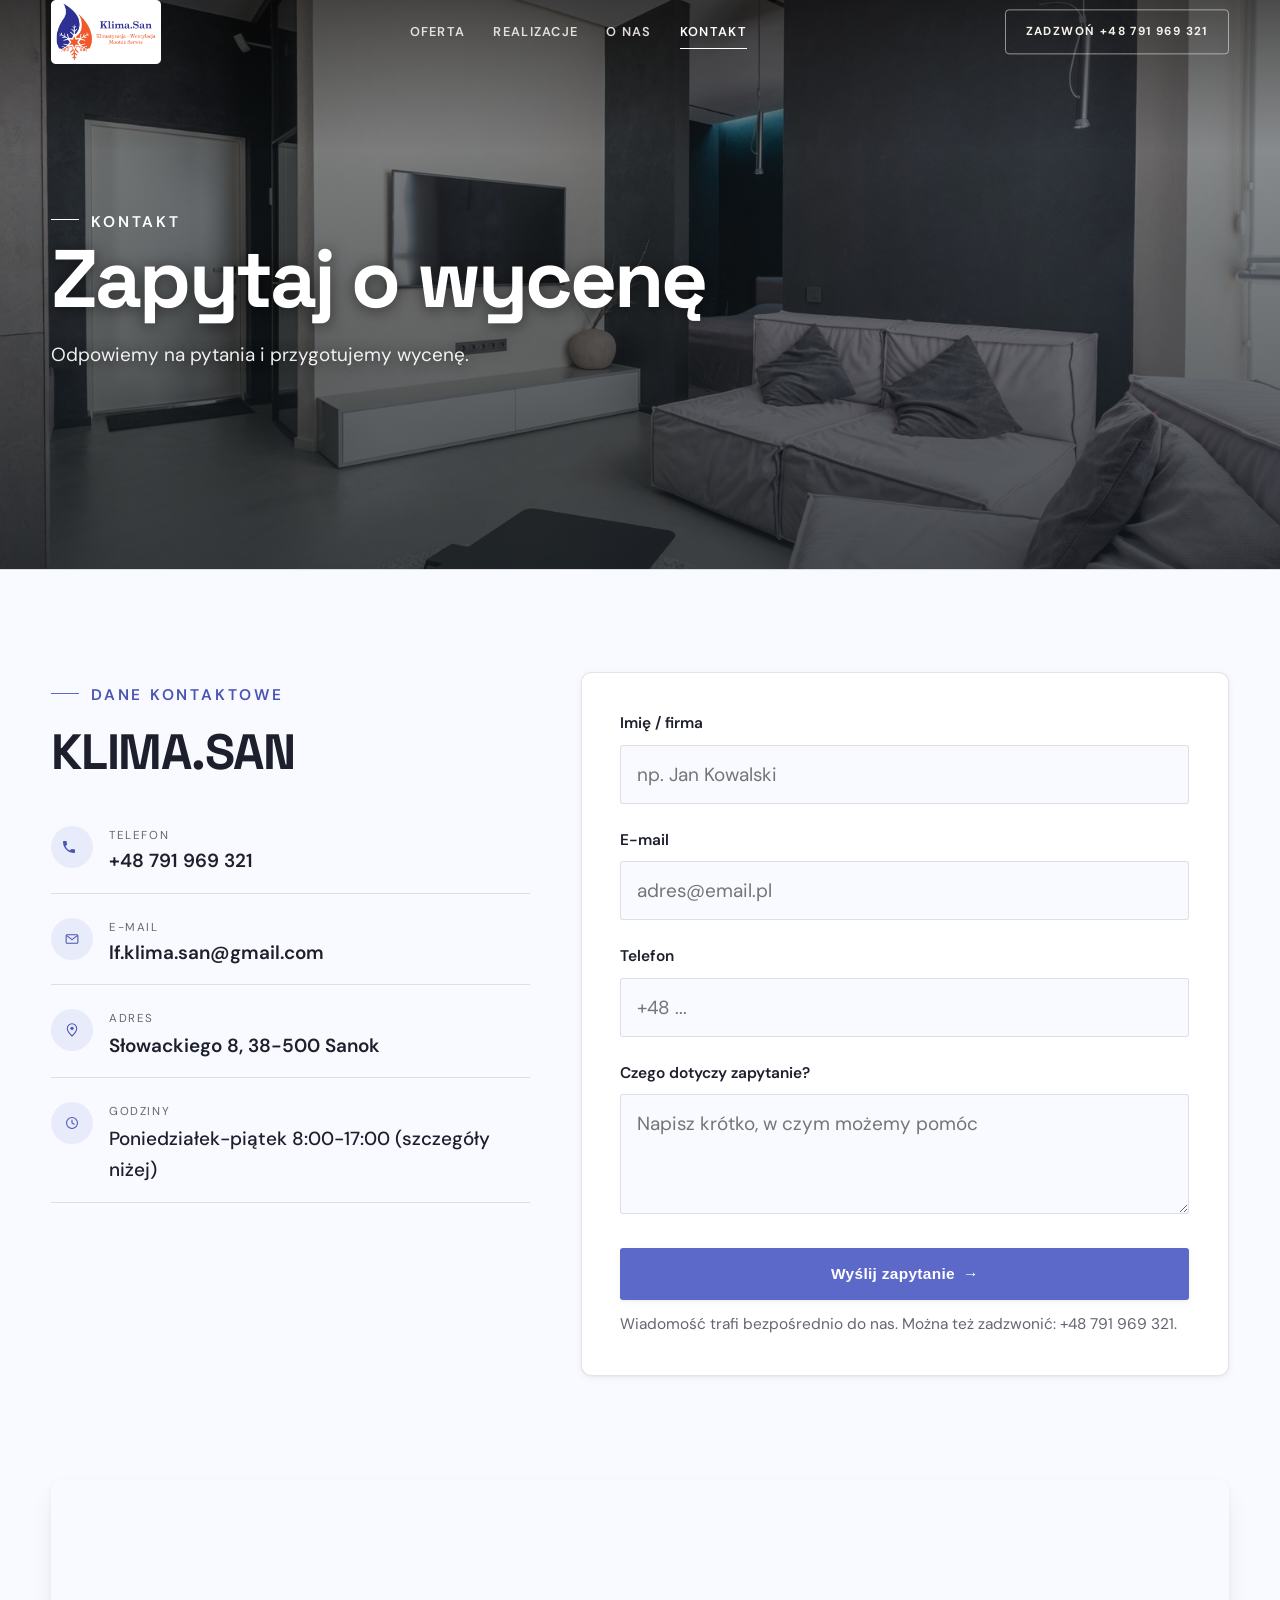
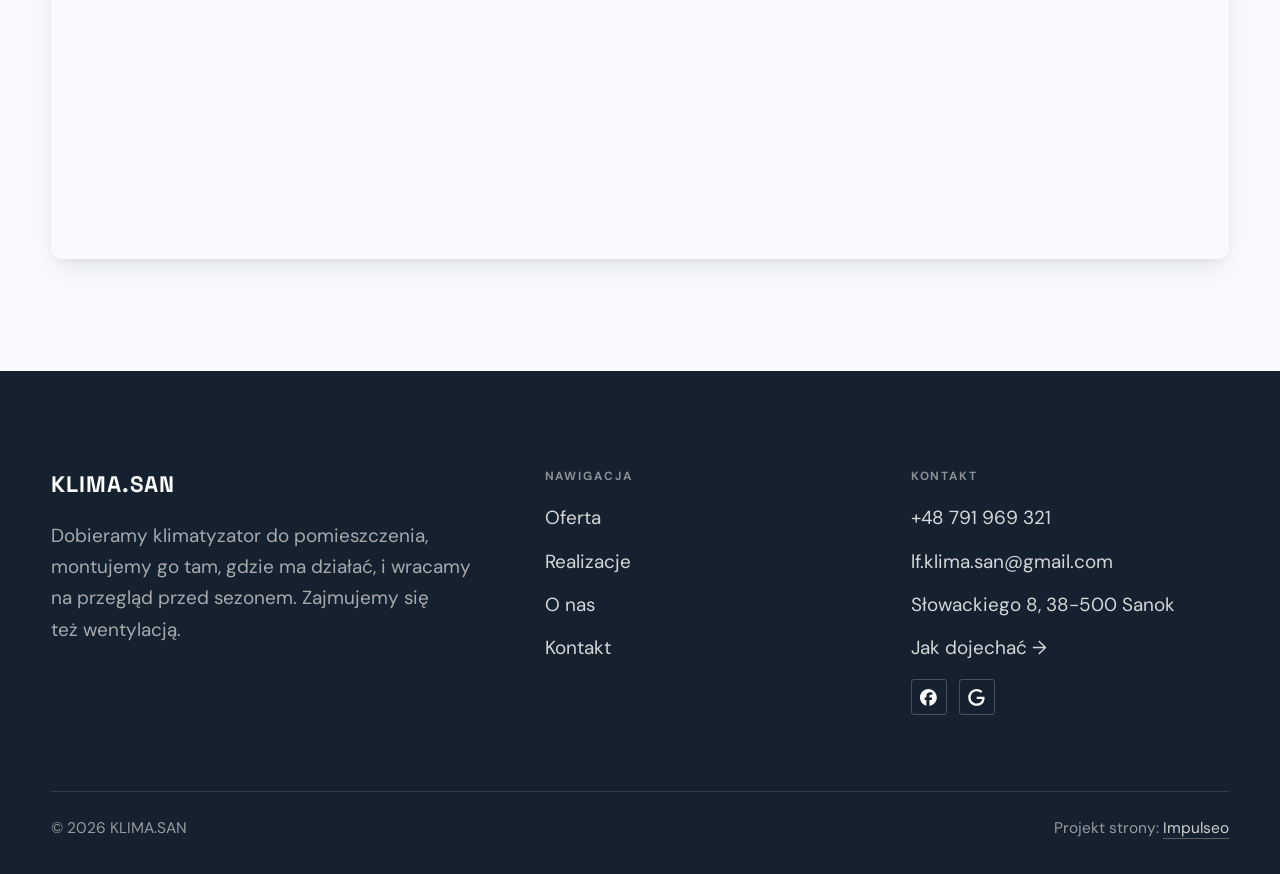
<file: kontakt.html>
<!DOCTYPE html>
<html lang="pl">
<head>
<meta charset="UTF-8">
<meta name="viewport" content="width=device-width, initial-scale=1.0">
<title>Kontakt - KLIMA.SAN</title>
<meta name="description" content="Kontakt KLIMA.SAN - Słowackiego 8, 38-500 Sanok">
<link rel="canonical" href="https://kris20032.github.io/klima-san/kontakt.html">
<meta name="robots" content="noindex, nofollow">
<meta property="og:type" content="website">
<meta property="og:locale" content="pl_PL">
<meta property="og:site_name" content="KLIMA.SAN">
<meta property="og:title" content="Kontakt - KLIMA.SAN">
<meta property="og:description" content="Kontakt KLIMA.SAN - Słowackiego 8, 38-500 Sanok">
<meta property="og:url" content="https://kris20032.github.io/klima-san/kontakt.html">
<meta property="og:image" content="https://kris20032.github.io/klima-san/img/og.jpg">
<meta property="og:image:width" content="1200">
<meta property="og:image:height" content="630">
<meta name="twitter:card" content="summary_large_image">
<link rel="preconnect" href="https://fonts.googleapis.com">
<link rel="preconnect" href="https://fonts.gstatic.com" crossorigin>
<link href="https://fonts.googleapis.com/css2?family=Space+Grotesk:wght@500;600;700&family=DM+Sans:opsz,wght@9..40,400;9..40,500;9..40,600&display=swap" rel="stylesheet">
<link rel="stylesheet" href="assets/styles.css?v=2edcf7ad">
</head>
<body>

<header class="nav">
  <div class="wrap nav-inner">
    <a class="brand brand-has-logo" href="index.html"><img class="brand-logo" src="img/logo.png" alt="KLIMA.SAN" width="780" height="456" decoding="async"></a>
    <nav class="nav-links">
      <a href="oferta.html">Oferta</a>
      <a href="realizacje.html">Realizacje</a>
      <a href="o-nas.html">O nas</a>
      <a href="kontakt.html" class="active" aria-current="page">Kontakt</a>
      <a href="tel:+48791969321" class="btn btn-accent">Zadzwoń +48 791 969 321</a>
    </nav>
    <button class="nav-toggle" aria-label="Menu"><span></span><span></span><span></span></button>
  </div>
</header>

<main>
<section class="pagehead">
  <img src="img/g5.jpg" alt="KLIMA.SAN - Zapytaj o wycenę" width="1600" height="1068" decoding="async">
  <div class="wrap">
    <span class="eyebrow">Kontakt</span>
    <h1>Zapytaj o wycenę</h1>
    <p>Odpowiemy na pytania i przygotujemy wycenę.</p>
  </div>
</section>
<section>
  <div class="wrap contact-grid">
    <div class="reveal">
      <span class="eyebrow">Dane kontaktowe</span>
      <h2 style="margin:var(--space-4) 0 var(--space-6)">KLIMA.SAN</h2>
      <div class="info-list">
        <div class="info-row"><div class="ic"><svg class="ico-tel" width="16" height="16" viewBox="0 0 24 24" fill="none" aria-hidden="true"><path d="M6.6 10.8a15.5 15.5 0 0 0 6.6 6.6l2.2-2.2a1 1 0 0 1 1-.24 11.4 11.4 0 0 0 3.6.58 1 1 0 0 1 1 1V20a1 1 0 0 1-1 1A17 17 0 0 1 3 4a1 1 0 0 1 1-1h3.5a1 1 0 0 1 1 1c0 1.25.2 2.46.58 3.6a1 1 0 0 1-.25 1l-2.23 2.2Z" fill="currentColor"/></svg></div><div><div class="lbl">Telefon</div><a class="val" href="tel:+48791969321">+48 791 969 321</a></div></div>
        <div class="info-row"><div class="ic"><svg class="ico-mail" width="16" height="16" viewBox="0 0 24 24" fill="none" aria-hidden="true"><rect x="3.2" y="5.5" width="17.6" height="13" rx="1.6" stroke="currentColor" stroke-width="1.6"/><path d="M4 7l8 6 8-6" stroke="currentColor" stroke-width="1.6" stroke-linecap="round" stroke-linejoin="round"/></svg></div><div><div class="lbl">E-mail</div><a class="val" href="mailto:lf.klima.san@gmail.com">lf.klima.san@gmail.com</a></div></div>
        <div class="info-row"><div class="ic"><svg class="ico-pin" width="16" height="16" viewBox="0 0 24 24" fill="none" aria-hidden="true"><path d="M12 21s7-6.1 7-11.5A7 7 0 0 0 5 9.5C5 14.9 12 21 12 21Z" stroke="currentColor" stroke-width="1.6" fill="none"/><circle cx="12" cy="9.5" r="2.4" fill="currentColor"/></svg></div><div><div class="lbl">Adres</div><div class="val">Słowackiego 8, 38-500 Sanok</div></div></div>
        <div class="info-row"><div class="ic"><svg class="ico-clock" width="16" height="16" viewBox="0 0 24 24" fill="none" aria-hidden="true"><circle cx="12" cy="12" r="8.2" stroke="currentColor" stroke-width="1.6"/><path d="M12 7.5V12l3.2 1.9" stroke="currentColor" stroke-width="1.6" stroke-linecap="round"/></svg></div><div><div class="lbl">Godziny</div><div class="val" style="font-weight:500">Poniedziałek-piątek 8:00-17:00 (szczegóły niżej)</div></div></div>
      </div>
    </div>
    <div class="reveal">
      <form class="form" action="https://formsubmit.co/lf.klima.san@gmail.com" method="POST">
        <input type="hidden" name="_subject" value="Zapytanie ze strony KLIMA.SAN">
        <input type="hidden" name="_captcha" value="false">
        <input type="hidden" name="_template" value="table">
        <div class="fld"><label for="name">Imię / firma</label><input id="name" name="name" type="text" placeholder="np. Jan Kowalski" required></div>
        <div class="fld"><label for="email">E-mail</label><input id="email" name="email" type="email" placeholder="adres@email.pl" required></div>
        <div class="fld"><label for="phone">Telefon</label><input id="phone" name="phone" type="tel" placeholder="+48 ..."></div>
        <div class="fld"><label for="msg">Czego dotyczy zapytanie?</label><textarea id="msg" name="message" placeholder="Napisz krótko, w czym możemy pomóc" required></textarea></div>
        <button type="submit" class="btn btn-accent" style="width:100%;justify-content:center">Wyślij zapytanie <span class="arr">→</span></button>
        <p class="note">Wiadomość trafi bezpośrednio do nas. Można też zadzwonić: +48 791 969 321.</p>
      </form>
    </div>
  </div>
</section>
<section style="padding-top:0">
  <div class="wrap reveal">
    <iframe class="map" title="KLIMA.SAN - Sanok" src="https://maps.google.com/maps?q=49.5580094%2C22.2006609&z=15&output=embed" loading="lazy" referrerpolicy="no-referrer-when-downgrade"></iframe>
  </div>
</section>
</main>

<footer>
  <div class="wrap">
    <div class="foot-grid">
      <div class="foot-brand">
        <div class="name">KLIMA.SAN</div>
        <p>Dobieramy klimatyzator do pomieszczenia, montujemy go tam, gdzie ma działać, i wracamy na przegląd przed sezonem. Zajmujemy się też wentylacją.</p>
      </div>
      <div class="foot-col">
        <h4>Nawigacja</h4>
        <a href="oferta.html">Oferta</a>
        <a href="realizacje.html">Realizacje</a>
        <a href="o-nas.html">O nas</a>
        <a href="kontakt.html">Kontakt</a>
      </div>
      <div class="foot-col">
        <h4>Kontakt</h4>
        <a href="tel:+48791969321">+48 791 969 321</a>
        <a href="mailto:lf.klima.san@gmail.com">lf.klima.san@gmail.com</a>
        <p>Słowackiego 8, 38-500 Sanok</p>
        <a href="https://maps.google.com/?cid=114061818997861731&g_mp=Cidnb29nbGUubWFwcy5wbGFjZXMudjEuUGxhY2VzLlNlYXJjaFRleHQQAhgEIAA" target="_blank" rel="noopener">Jak dojechać →</a>
      <div class="foot-soc">
        <a class="soc" href="https://www.facebook.com/p/KlimaSan-100057509016571/" target="_blank" rel="noopener" aria-label="Facebook - KLIMA.SAN"><svg viewBox="0 0 24 24" aria-hidden="true" focusable="false"><path d="M9.101 23.691v-7.98H6.627v-3.667h2.474v-1.58c0-4.085 1.848-5.978 5.858-5.978.401 0 .955.042 1.468.103a8.68 8.68 0 0 1 1.141.195v3.325a8.623 8.623 0 0 0-.653-.036 26.805 26.805 0 0 0-.733-.009c-.707 0-1.259.096-1.675.309a1.686 1.686 0 0 0-.679.622c-.258.42-.374.995-.374 1.752v1.297h3.919l-.386 2.103-.287 1.564h-3.246v8.245C19.396 23.238 24 18.179 24 12.044c0-6.627-5.373-12-12-12s-12 5.373-12 12c0 5.628 3.874 10.35 9.101 11.647Z" fill="currentColor"/></svg></a>
        <a class="soc" href="https://maps.google.com/?cid=114061818997861731&g_mp=Cidnb29nbGUubWFwcy5wbGFjZXMudjEuUGxhY2VzLlNlYXJjaFRleHQQAhgEIAA" target="_blank" rel="noopener" aria-label="Google - KLIMA.SAN"><svg viewBox="0 0 24 24" aria-hidden="true" focusable="false"><path d="M12.48 10.92v3.28h7.84c-.24 1.84-.853 3.187-1.787 4.133-1.147 1.147-2.933 2.4-6.053 2.4-4.827 0-8.6-3.893-8.6-8.72s3.773-8.72 8.6-8.72c2.6 0 4.507 1.027 5.907 2.347l2.307-2.307C18.747 1.44 16.133 0 12.48 0 5.867 0 .307 5.387.307 12s5.56 12 12.173 12c3.573 0 6.267-1.173 8.373-3.36 2.16-2.16 2.84-5.213 2.84-7.667 0-.76-.053-1.467-.173-2.053H12.48z" fill="currentColor"/></svg></a>
      </div>
      </div>
    </div>
    <div class="foot-bot">
      <span>© 2026 KLIMA.SAN</span>
      <span>Projekt strony: <a class="foot-credit" href="https://impulseo.pl" target="_blank" rel="noopener">Impulseo</a></span>
    </div>
  </div>
</footer>
<div class="sticky-call"><a class="sc-call" href="tel:+48791969321"><svg class="ico-tel" width="16" height="16" viewBox="0 0 24 24" fill="none" aria-hidden="true"><path d="M6.6 10.8a15.5 15.5 0 0 0 6.6 6.6l2.2-2.2a1 1 0 0 1 1-.24 11.4 11.4 0 0 0 3.6.58 1 1 0 0 1 1 1V20a1 1 0 0 1-1 1A17 17 0 0 1 3 4a1 1 0 0 1 1-1h3.5a1 1 0 0 1 1 1c0 1.25.2 2.46.58 3.6a1 1 0 0 1-.25 1l-2.23 2.2Z" fill="currentColor"/></svg> Zadzwoń</a><a class="sc-quote" href="kontakt.html">Zapytaj o wycenę</a></div>
<div class="demo-wazne" data-do="2026-11-15" data-cykl="3" hidden><svg class="dw-ico" width="13" height="13" viewBox="0 0 24 24" fill="none" aria-hidden="true"><circle cx="12" cy="12" r="8.6" stroke="currentColor" stroke-width="1.8"/><path d="M12 7.2V12l3.3 2" stroke="currentColor" stroke-width="1.8" stroke-linecap="round"/></svg><span class="dw-txt"></span></div>

<script src="assets/main.js"></script>
</body>
</html>
</file>
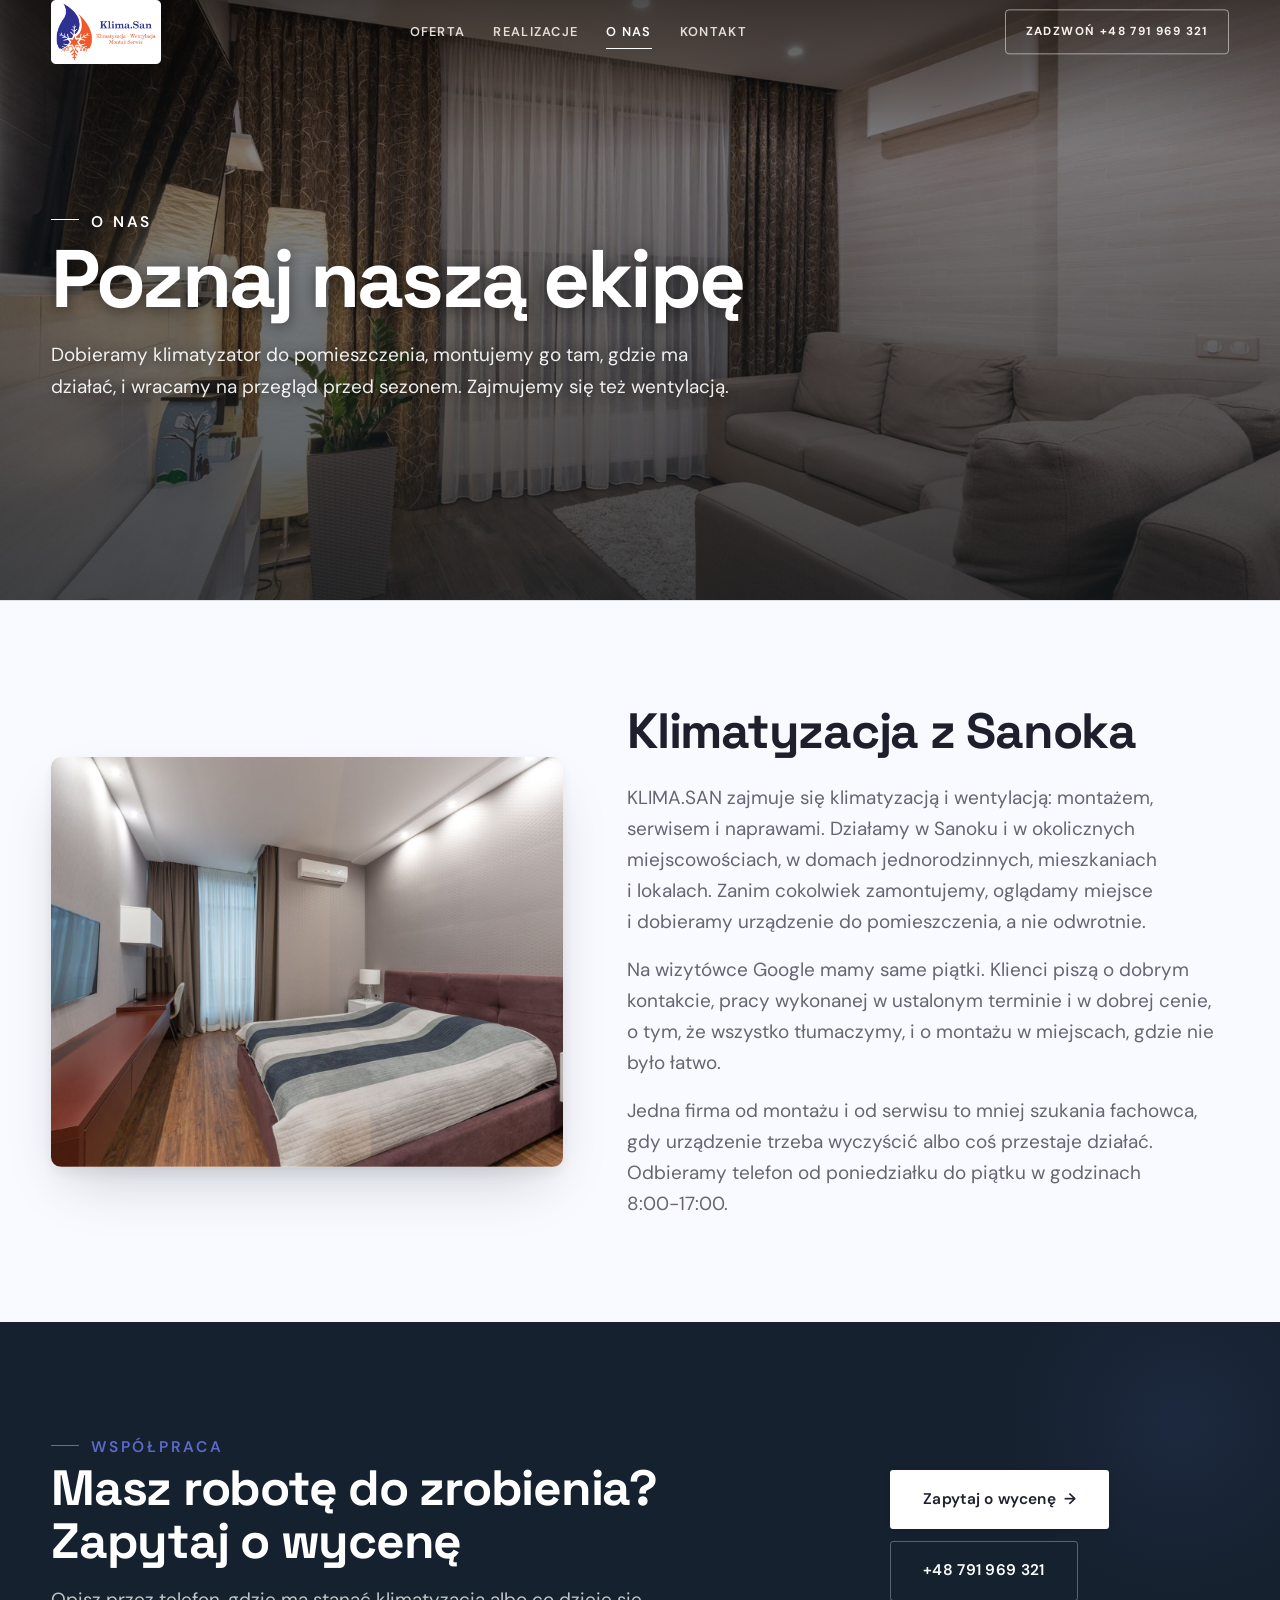
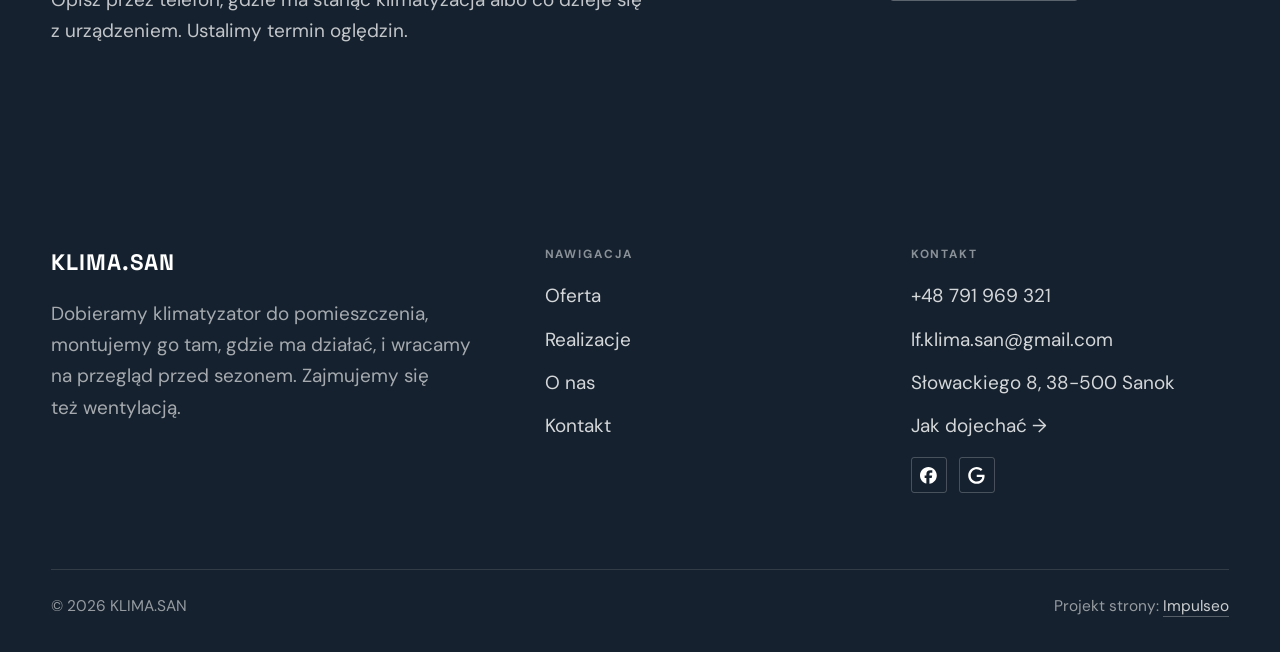
<file: o-nas.html>
<!DOCTYPE html>
<html lang="pl">
<head>
<meta charset="UTF-8">
<meta name="viewport" content="width=device-width, initial-scale=1.0">
<title>O nas - KLIMA.SAN</title>
<meta name="description" content="KLIMA.SAN z Sanoka: montaż i serwis klimatyzacji oraz wentylacji w domach, mieszkaniach i lokalach. Dobór urządzenia, czysty montaż, przeglądy. Zadzwoń: 791 969 321.">
<link rel="canonical" href="https://kris20032.github.io/klima-san/o-nas.html">
<meta name="robots" content="noindex, nofollow">
<meta property="og:type" content="website">
<meta property="og:locale" content="pl_PL">
<meta property="og:site_name" content="KLIMA.SAN">
<meta property="og:title" content="O nas - KLIMA.SAN">
<meta property="og:description" content="KLIMA.SAN z Sanoka: montaż i serwis klimatyzacji oraz wentylacji w domach, mieszkaniach i lokalach. Dobór urządzenia, czysty montaż, przeglądy. Zadzwoń: 791 969 321.">
<meta property="og:url" content="https://kris20032.github.io/klima-san/o-nas.html">
<meta property="og:image" content="https://kris20032.github.io/klima-san/img/og.jpg">
<meta property="og:image:width" content="1200">
<meta property="og:image:height" content="630">
<meta name="twitter:card" content="summary_large_image">
<link rel="preconnect" href="https://fonts.googleapis.com">
<link rel="preconnect" href="https://fonts.gstatic.com" crossorigin>
<link href="https://fonts.googleapis.com/css2?family=Space+Grotesk:wght@500;600;700&family=DM+Sans:opsz,wght@9..40,400;9..40,500;9..40,600&display=swap" rel="stylesheet">
<link rel="stylesheet" href="assets/styles.css?v=2edcf7ad">
</head>
<body>

<header class="nav">
  <div class="wrap nav-inner">
    <a class="brand brand-has-logo" href="index.html"><img class="brand-logo" src="img/logo.png" alt="KLIMA.SAN" width="780" height="456" decoding="async"></a>
    <nav class="nav-links">
      <a href="oferta.html">Oferta</a>
      <a href="realizacje.html">Realizacje</a>
      <a href="o-nas.html" class="active" aria-current="page">O nas</a>
      <a href="kontakt.html">Kontakt</a>
      <a href="tel:+48791969321" class="btn btn-accent">Zadzwoń +48 791 969 321</a>
    </nav>
    <button class="nav-toggle" aria-label="Menu"><span></span><span></span><span></span></button>
  </div>
</header>

<main>
<section class="pagehead">
  <img src="img/g1.jpg" alt="KLIMA.SAN - Poznaj naszą ekipę" width="1600" height="1068" decoding="async">
  <div class="wrap">
    <span class="eyebrow">O nas</span>
    <h1>Poznaj naszą ekipę</h1>
    <p>Dobieramy klimatyzator do pomieszczenia, montujemy go tam, gdzie ma działać, i wracamy na przegląd przed sezonem. Zajmujemy się też wentylacją.</p>
  </div>
</section>
<section>
  <div class="wrap split">
    <div class="split-art reveal"><img src="img/g8.jpg" alt="KLIMA.SAN" loading="lazy" width="1534" height="990" decoding="async"></div>
    <div class="split-copy reveal">
      <h2>Klimatyzacja z Sanoka</h2>
      <p class="muted">KLIMA.SAN zajmuje się klimatyzacją i wentylacją: montażem, serwisem i naprawami. Działamy w Sanoku i w okolicznych miejscowościach, w domach jednorodzinnych, mieszkaniach i lokalach. Zanim cokolwiek zamontujemy, oglądamy miejsce i dobieramy urządzenie do pomieszczenia, a nie odwrotnie.</p>
      <p class="muted">Na wizytówce Google mamy same piątki. Klienci piszą o dobrym kontakcie, pracy wykonanej w ustalonym terminie i w dobrej cenie, o tym, że wszystko tłumaczymy, i o montażu w miejscach, gdzie nie było łatwo.</p>
      <p class="muted">Jedna firma od montażu i od serwisu to mniej szukania fachowca, gdy urządzenie trzeba wyczyścić albo coś przestaje działać. Odbieramy telefon od poniedziałku do piątku w godzinach 8:00-17:00.</p>
    </div>
  </div>
</section>


<section class="cta">
  <div class="wrap">
    <div class="reveal">
      <span class="eyebrow">Współpraca</span>
      <h2>Masz robotę do zrobienia? Zapytaj o wycenę</h2>
      <p>Opisz przez telefon, gdzie ma stanąć klimatyzacja albo co dzieje się z urządzeniem. Ustalimy termin oględzin.</p>
    </div>
    <div class="cta-actions reveal">
      <a href="kontakt.html" class="btn btn-light">Zapytaj o wycenę <span class="arr">→</span></a>
      <a href="tel:+48791969321" class="btn btn-ghost btn-ghost-cta">+48 791 969 321</a>
    </div>
  </div>
</section>
</main>

<footer>
  <div class="wrap">
    <div class="foot-grid">
      <div class="foot-brand">
        <div class="name">KLIMA.SAN</div>
        <p>Dobieramy klimatyzator do pomieszczenia, montujemy go tam, gdzie ma działać, i wracamy na przegląd przed sezonem. Zajmujemy się też wentylacją.</p>
      </div>
      <div class="foot-col">
        <h4>Nawigacja</h4>
        <a href="oferta.html">Oferta</a>
        <a href="realizacje.html">Realizacje</a>
        <a href="o-nas.html">O nas</a>
        <a href="kontakt.html">Kontakt</a>
      </div>
      <div class="foot-col">
        <h4>Kontakt</h4>
        <a href="tel:+48791969321">+48 791 969 321</a>
        <a href="mailto:lf.klima.san@gmail.com">lf.klima.san@gmail.com</a>
        <p>Słowackiego 8, 38-500 Sanok</p>
        <a href="https://maps.google.com/?cid=114061818997861731&g_mp=Cidnb29nbGUubWFwcy5wbGFjZXMudjEuUGxhY2VzLlNlYXJjaFRleHQQAhgEIAA" target="_blank" rel="noopener">Jak dojechać →</a>
      <div class="foot-soc">
        <a class="soc" href="https://www.facebook.com/p/KlimaSan-100057509016571/" target="_blank" rel="noopener" aria-label="Facebook - KLIMA.SAN"><svg viewBox="0 0 24 24" aria-hidden="true" focusable="false"><path d="M9.101 23.691v-7.98H6.627v-3.667h2.474v-1.58c0-4.085 1.848-5.978 5.858-5.978.401 0 .955.042 1.468.103a8.68 8.68 0 0 1 1.141.195v3.325a8.623 8.623 0 0 0-.653-.036 26.805 26.805 0 0 0-.733-.009c-.707 0-1.259.096-1.675.309a1.686 1.686 0 0 0-.679.622c-.258.42-.374.995-.374 1.752v1.297h3.919l-.386 2.103-.287 1.564h-3.246v8.245C19.396 23.238 24 18.179 24 12.044c0-6.627-5.373-12-12-12s-12 5.373-12 12c0 5.628 3.874 10.35 9.101 11.647Z" fill="currentColor"/></svg></a>
        <a class="soc" href="https://maps.google.com/?cid=114061818997861731&g_mp=Cidnb29nbGUubWFwcy5wbGFjZXMudjEuUGxhY2VzLlNlYXJjaFRleHQQAhgEIAA" target="_blank" rel="noopener" aria-label="Google - KLIMA.SAN"><svg viewBox="0 0 24 24" aria-hidden="true" focusable="false"><path d="M12.48 10.92v3.28h7.84c-.24 1.84-.853 3.187-1.787 4.133-1.147 1.147-2.933 2.4-6.053 2.4-4.827 0-8.6-3.893-8.6-8.72s3.773-8.72 8.6-8.72c2.6 0 4.507 1.027 5.907 2.347l2.307-2.307C18.747 1.44 16.133 0 12.48 0 5.867 0 .307 5.387.307 12s5.56 12 12.173 12c3.573 0 6.267-1.173 8.373-3.36 2.16-2.16 2.84-5.213 2.84-7.667 0-.76-.053-1.467-.173-2.053H12.48z" fill="currentColor"/></svg></a>
      </div>
      </div>
    </div>
    <div class="foot-bot">
      <span>© 2026 KLIMA.SAN</span>
      <span>Projekt strony: <a class="foot-credit" href="https://impulseo.pl" target="_blank" rel="noopener">Impulseo</a></span>
    </div>
  </div>
</footer>
<div class="sticky-call"><a class="sc-call" href="tel:+48791969321"><svg class="ico-tel" width="16" height="16" viewBox="0 0 24 24" fill="none" aria-hidden="true"><path d="M6.6 10.8a15.5 15.5 0 0 0 6.6 6.6l2.2-2.2a1 1 0 0 1 1-.24 11.4 11.4 0 0 0 3.6.58 1 1 0 0 1 1 1V20a1 1 0 0 1-1 1A17 17 0 0 1 3 4a1 1 0 0 1 1-1h3.5a1 1 0 0 1 1 1c0 1.25.2 2.46.58 3.6a1 1 0 0 1-.25 1l-2.23 2.2Z" fill="currentColor"/></svg> Zadzwoń</a><a class="sc-quote" href="kontakt.html">Zapytaj o wycenę</a></div>
<div class="demo-wazne" data-do="2026-11-15" data-cykl="3" hidden><svg class="dw-ico" width="13" height="13" viewBox="0 0 24 24" fill="none" aria-hidden="true"><circle cx="12" cy="12" r="8.6" stroke="currentColor" stroke-width="1.8"/><path d="M12 7.2V12l3.3 2" stroke="currentColor" stroke-width="1.8" stroke-linecap="round"/></svg><span class="dw-txt"></span></div>

<script src="assets/main.js"></script>
</body>
</html>
</file>
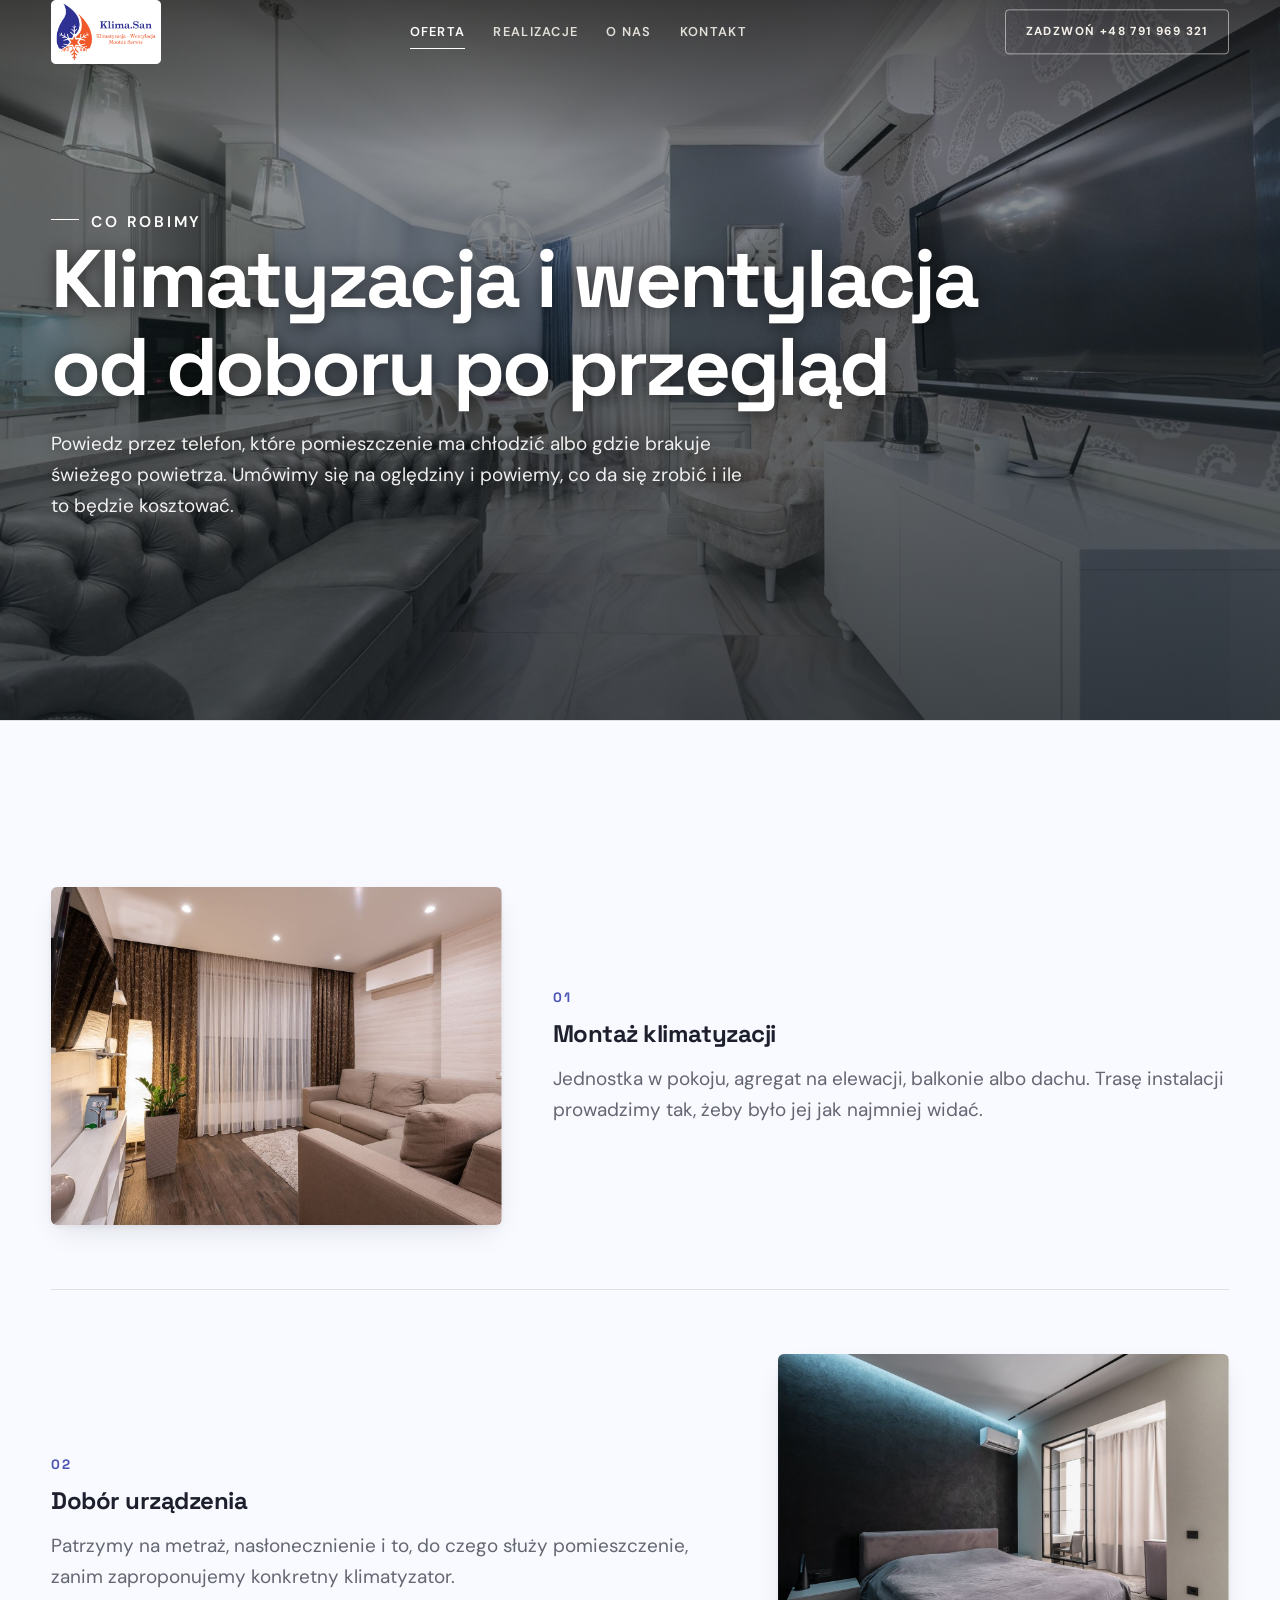
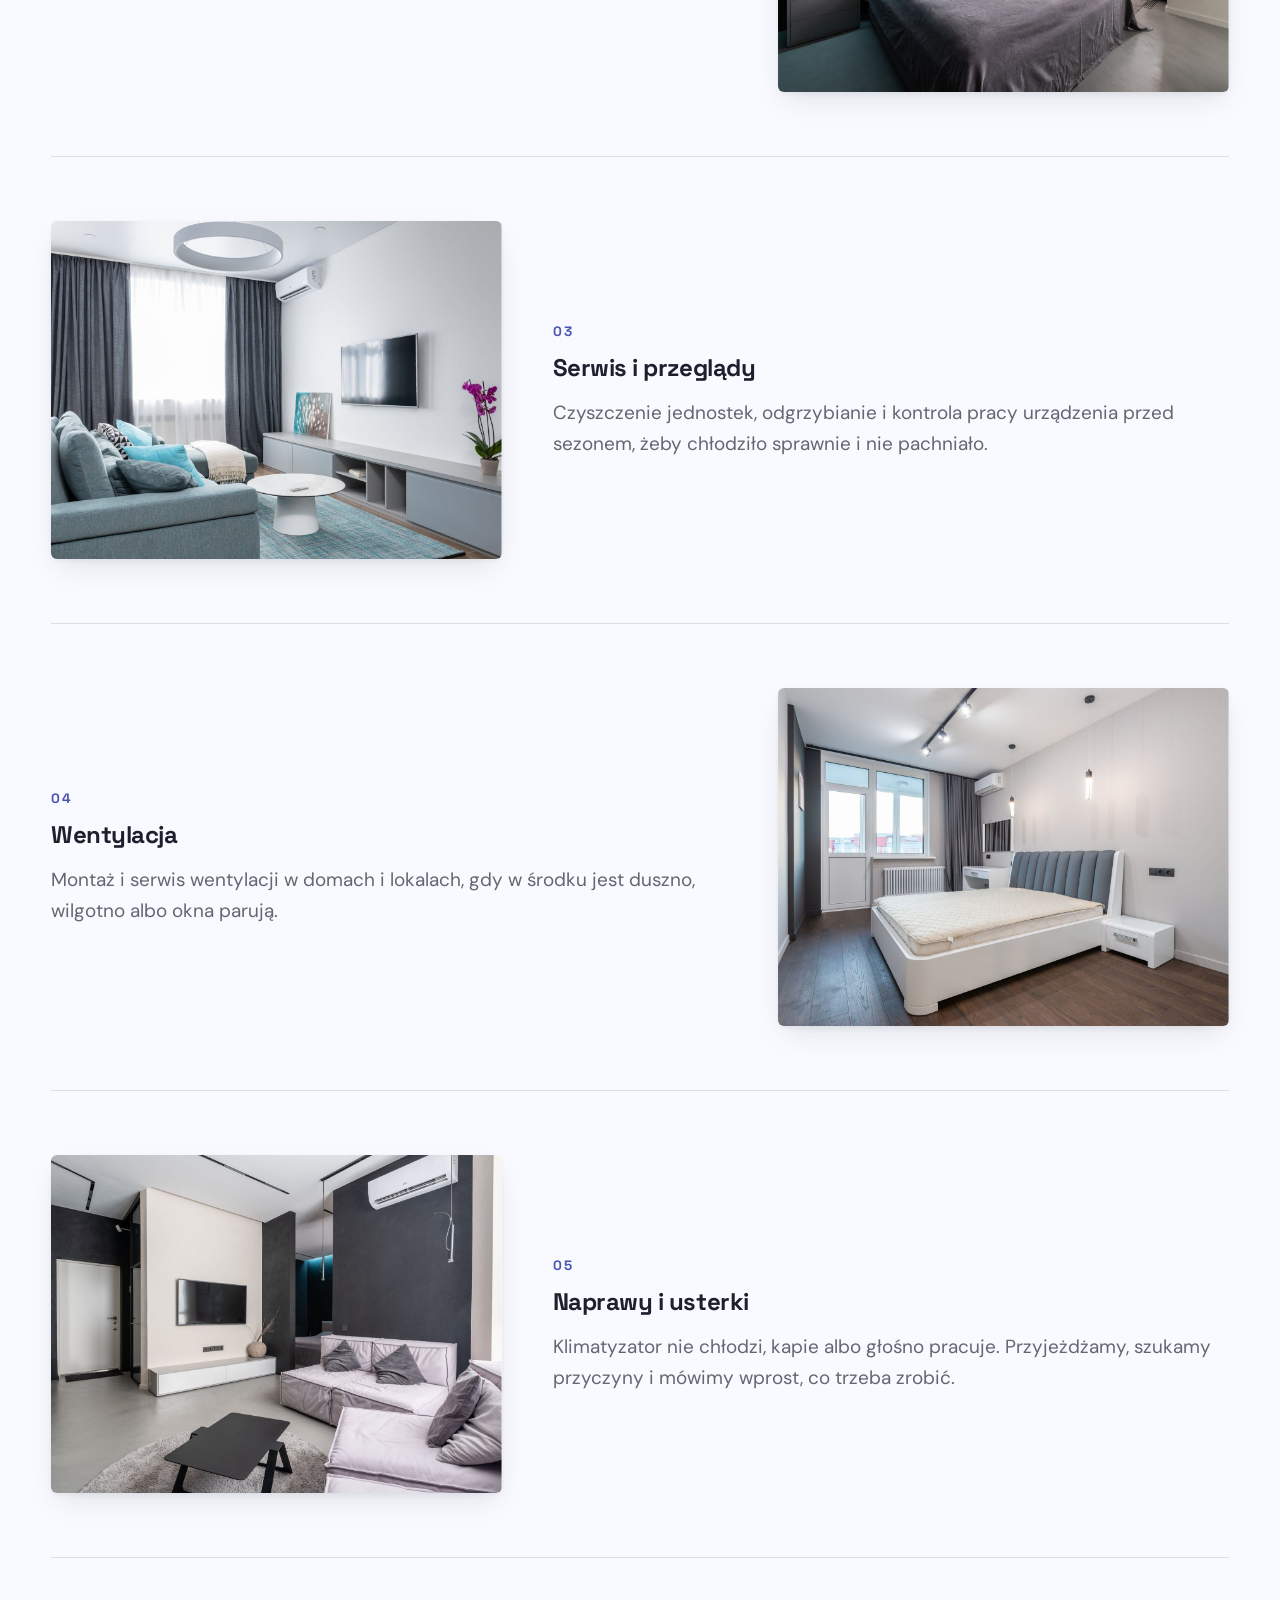
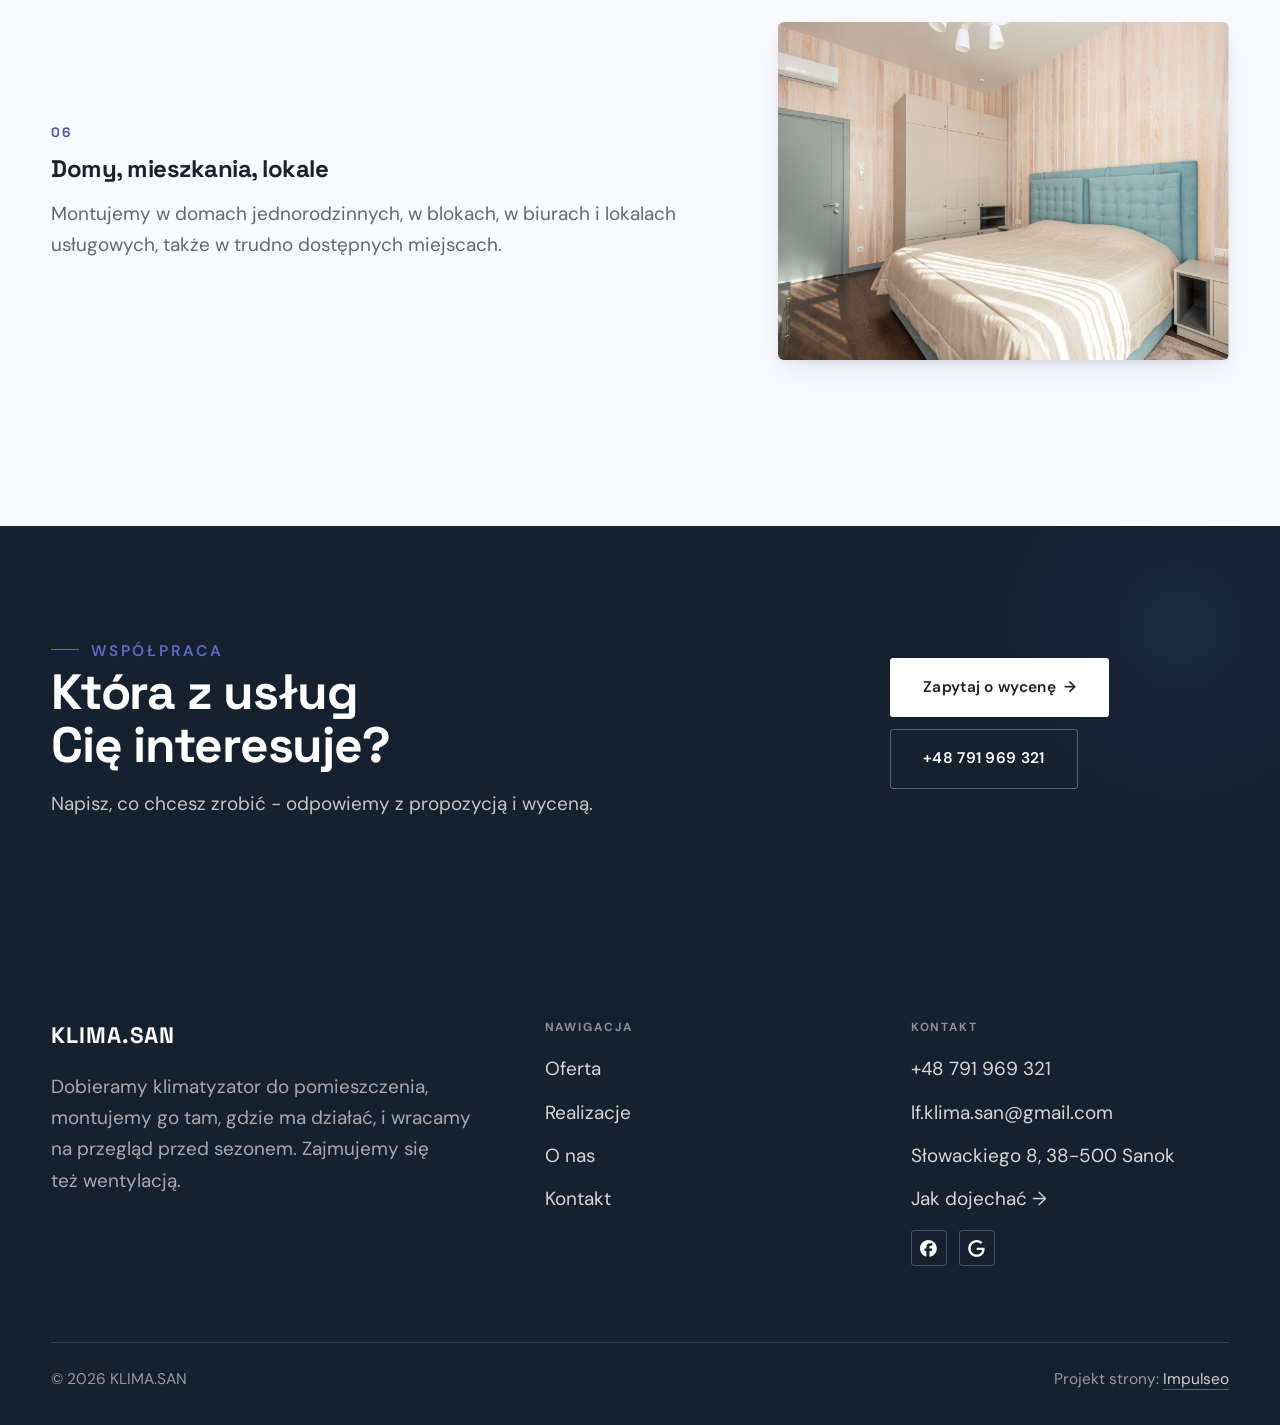
<file: oferta.html>
<!DOCTYPE html>
<html lang="pl">
<head>
<meta charset="UTF-8">
<meta name="viewport" content="width=device-width, initial-scale=1.0">
<title>Oferta - KLIMA.SAN</title>
<meta name="description" content="KLIMA.SAN z Sanoka: montaż i serwis klimatyzacji oraz wentylacji w domach, mieszkaniach i lokalach. Dobór urządzenia, czysty montaż, przeglądy. Zadzwoń: 791 969 321.">
<link rel="canonical" href="https://kris20032.github.io/klima-san/oferta.html">
<meta name="robots" content="noindex, nofollow">
<meta property="og:type" content="website">
<meta property="og:locale" content="pl_PL">
<meta property="og:site_name" content="KLIMA.SAN">
<meta property="og:title" content="Oferta - KLIMA.SAN">
<meta property="og:description" content="KLIMA.SAN z Sanoka: montaż i serwis klimatyzacji oraz wentylacji w domach, mieszkaniach i lokalach. Dobór urządzenia, czysty montaż, przeglądy. Zadzwoń: 791 969 321.">
<meta property="og:url" content="https://kris20032.github.io/klima-san/oferta.html">
<meta property="og:image" content="https://kris20032.github.io/klima-san/img/og.jpg">
<meta property="og:image:width" content="1200">
<meta property="og:image:height" content="630">
<meta name="twitter:card" content="summary_large_image">
<link rel="preconnect" href="https://fonts.googleapis.com">
<link rel="preconnect" href="https://fonts.gstatic.com" crossorigin>
<link href="https://fonts.googleapis.com/css2?family=Space+Grotesk:wght@500;600;700&family=DM+Sans:opsz,wght@9..40,400;9..40,500;9..40,600&display=swap" rel="stylesheet">
<link rel="stylesheet" href="assets/styles.css?v=2edcf7ad">
</head>
<body>

<header class="nav">
  <div class="wrap nav-inner">
    <a class="brand brand-has-logo" href="index.html"><img class="brand-logo" src="img/logo.png" alt="KLIMA.SAN" width="780" height="456" decoding="async"></a>
    <nav class="nav-links">
      <a href="oferta.html" class="active" aria-current="page">Oferta</a>
      <a href="realizacje.html">Realizacje</a>
      <a href="o-nas.html">O nas</a>
      <a href="kontakt.html">Kontakt</a>
      <a href="tel:+48791969321" class="btn btn-accent">Zadzwoń +48 791 969 321</a>
    </nav>
    <button class="nav-toggle" aria-label="Menu"><span></span><span></span><span></span></button>
  </div>
</header>

<main>
<section class="pagehead">
  <img src="img/g7.jpg" alt="KLIMA.SAN - Klimatyzacja i wentylacja od doboru po przegląd" width="1600" height="1068" decoding="async">
  <div class="wrap">
    <span class="eyebrow">Co robimy</span>
    <h1>Klimatyzacja i wentylacja od doboru po przegląd</h1>
    <p>Powiedz przez telefon, które pomieszczenie ma chłodzić albo gdzie brakuje świeżego powietrza. Umówimy się na oględziny i powiemy, co da się zrobić i ile to będzie kosztować.</p>
  </div>
</section>
<section>
  <div class="wrap">
    <div class="svc-row reveal">
      <div class="svc-row-art"><img src="img/g1.jpg" alt="Montaż klimatyzacji" loading="lazy" width="1600" height="1068" decoding="async"></div>
      <div>
        <span class="num">01</span>
        <h3>Montaż klimatyzacji</h3>
        <p class="muted">Jednostka w pokoju, agregat na elewacji, balkonie albo dachu. Trasę instalacji prowadzimy tak, żeby było jej jak najmniej widać.</p>
      </div>
    </div>
    <div class="svc-row rev reveal">
      <div class="svc-row-art"><img src="img/g2.jpg" alt="Dobór urządzenia" loading="lazy" width="1538" height="1002" decoding="async"></div>
      <div>
        <span class="num">02</span>
        <h3>Dobór urządzenia</h3>
        <p class="muted">Patrzymy na metraż, nasłonecznienie i to, do czego służy pomieszczenie, zanim zaproponujemy konkretny klimatyzator.</p>
      </div>
    </div>
    <div class="svc-row reveal">
      <div class="svc-row-art"><img src="img/g3.jpg" alt="Serwis i przeglądy" loading="lazy" width="1542" height="1002" decoding="async"></div>
      <div>
        <span class="num">03</span>
        <h3>Serwis i przeglądy</h3>
        <p class="muted">Czyszczenie jednostek, odgrzybianie i kontrola pracy urządzenia przed sezonem, żeby chłodziło sprawnie i nie pachniało.</p>
      </div>
    </div>
    <div class="svc-row rev reveal">
      <div class="svc-row-art"><img src="img/g4.jpg" alt="Wentylacja" loading="lazy" width="1600" height="1068" decoding="async"></div>
      <div>
        <span class="num">04</span>
        <h3>Wentylacja</h3>
        <p class="muted">Montaż i serwis wentylacji w domach i lokalach, gdy w środku jest duszno, wilgotno albo okna parują.</p>
      </div>
    </div>
    <div class="svc-row reveal">
      <div class="svc-row-art"><img src="img/g5.jpg" alt="Naprawy i usterki" loading="lazy" width="1600" height="1068" decoding="async"></div>
      <div>
        <span class="num">05</span>
        <h3>Naprawy i usterki</h3>
        <p class="muted">Klimatyzator nie chłodzi, kapie albo głośno pracuje. Przyjeżdżamy, szukamy przyczyny i mówimy wprost, co trzeba zrobić.</p>
      </div>
    </div>
    <div class="svc-row rev reveal">
      <div class="svc-row-art"><img src="img/g6.jpg" alt="Domy, mieszkania, lokale" loading="lazy" width="1600" height="1068" decoding="async"></div>
      <div>
        <span class="num">06</span>
        <h3>Domy, mieszkania, lokale</h3>
        <p class="muted">Montujemy w domach jednorodzinnych, w blokach, w biurach i lokalach usługowych, także w trudno dostępnych miejscach.</p>
      </div>
    </div>
  </div>
</section>

<section class="cta">
  <div class="wrap">
    <div class="reveal">
      <span class="eyebrow">Współpraca</span>
      <h2>Która z usług Cię interesuje?</h2>
      <p>Napisz, co chcesz zrobić - odpowiemy z propozycją i wyceną.</p>
    </div>
    <div class="cta-actions reveal">
      <a href="kontakt.html" class="btn btn-light">Zapytaj o wycenę <span class="arr">→</span></a>
      <a href="tel:+48791969321" class="btn btn-ghost btn-ghost-cta">+48 791 969 321</a>
    </div>
  </div>
</section>
</main>

<footer>
  <div class="wrap">
    <div class="foot-grid">
      <div class="foot-brand">
        <div class="name">KLIMA.SAN</div>
        <p>Dobieramy klimatyzator do pomieszczenia, montujemy go tam, gdzie ma działać, i wracamy na przegląd przed sezonem. Zajmujemy się też wentylacją.</p>
      </div>
      <div class="foot-col">
        <h4>Nawigacja</h4>
        <a href="oferta.html">Oferta</a>
        <a href="realizacje.html">Realizacje</a>
        <a href="o-nas.html">O nas</a>
        <a href="kontakt.html">Kontakt</a>
      </div>
      <div class="foot-col">
        <h4>Kontakt</h4>
        <a href="tel:+48791969321">+48 791 969 321</a>
        <a href="mailto:lf.klima.san@gmail.com">lf.klima.san@gmail.com</a>
        <p>Słowackiego 8, 38-500 Sanok</p>
        <a href="https://maps.google.com/?cid=114061818997861731&g_mp=Cidnb29nbGUubWFwcy5wbGFjZXMudjEuUGxhY2VzLlNlYXJjaFRleHQQAhgEIAA" target="_blank" rel="noopener">Jak dojechać →</a>
      <div class="foot-soc">
        <a class="soc" href="https://www.facebook.com/p/KlimaSan-100057509016571/" target="_blank" rel="noopener" aria-label="Facebook - KLIMA.SAN"><svg viewBox="0 0 24 24" aria-hidden="true" focusable="false"><path d="M9.101 23.691v-7.98H6.627v-3.667h2.474v-1.58c0-4.085 1.848-5.978 5.858-5.978.401 0 .955.042 1.468.103a8.68 8.68 0 0 1 1.141.195v3.325a8.623 8.623 0 0 0-.653-.036 26.805 26.805 0 0 0-.733-.009c-.707 0-1.259.096-1.675.309a1.686 1.686 0 0 0-.679.622c-.258.42-.374.995-.374 1.752v1.297h3.919l-.386 2.103-.287 1.564h-3.246v8.245C19.396 23.238 24 18.179 24 12.044c0-6.627-5.373-12-12-12s-12 5.373-12 12c0 5.628 3.874 10.35 9.101 11.647Z" fill="currentColor"/></svg></a>
        <a class="soc" href="https://maps.google.com/?cid=114061818997861731&g_mp=Cidnb29nbGUubWFwcy5wbGFjZXMudjEuUGxhY2VzLlNlYXJjaFRleHQQAhgEIAA" target="_blank" rel="noopener" aria-label="Google - KLIMA.SAN"><svg viewBox="0 0 24 24" aria-hidden="true" focusable="false"><path d="M12.48 10.92v3.28h7.84c-.24 1.84-.853 3.187-1.787 4.133-1.147 1.147-2.933 2.4-6.053 2.4-4.827 0-8.6-3.893-8.6-8.72s3.773-8.72 8.6-8.72c2.6 0 4.507 1.027 5.907 2.347l2.307-2.307C18.747 1.44 16.133 0 12.48 0 5.867 0 .307 5.387.307 12s5.56 12 12.173 12c3.573 0 6.267-1.173 8.373-3.36 2.16-2.16 2.84-5.213 2.84-7.667 0-.76-.053-1.467-.173-2.053H12.48z" fill="currentColor"/></svg></a>
      </div>
      </div>
    </div>
    <div class="foot-bot">
      <span>© 2026 KLIMA.SAN</span>
      <span>Projekt strony: <a class="foot-credit" href="https://impulseo.pl" target="_blank" rel="noopener">Impulseo</a></span>
    </div>
  </div>
</footer>
<div class="sticky-call"><a class="sc-call" href="tel:+48791969321"><svg class="ico-tel" width="16" height="16" viewBox="0 0 24 24" fill="none" aria-hidden="true"><path d="M6.6 10.8a15.5 15.5 0 0 0 6.6 6.6l2.2-2.2a1 1 0 0 1 1-.24 11.4 11.4 0 0 0 3.6.58 1 1 0 0 1 1 1V20a1 1 0 0 1-1 1A17 17 0 0 1 3 4a1 1 0 0 1 1-1h3.5a1 1 0 0 1 1 1c0 1.25.2 2.46.58 3.6a1 1 0 0 1-.25 1l-2.23 2.2Z" fill="currentColor"/></svg> Zadzwoń</a><a class="sc-quote" href="kontakt.html">Zapytaj o wycenę</a></div>
<div class="demo-wazne" data-do="2026-11-15" data-cykl="3" hidden><svg class="dw-ico" width="13" height="13" viewBox="0 0 24 24" fill="none" aria-hidden="true"><circle cx="12" cy="12" r="8.6" stroke="currentColor" stroke-width="1.8"/><path d="M12 7.2V12l3.3 2" stroke="currentColor" stroke-width="1.8" stroke-linecap="round"/></svg><span class="dw-txt"></span></div>

<script src="assets/main.js"></script>
</body>
</html>
</file>
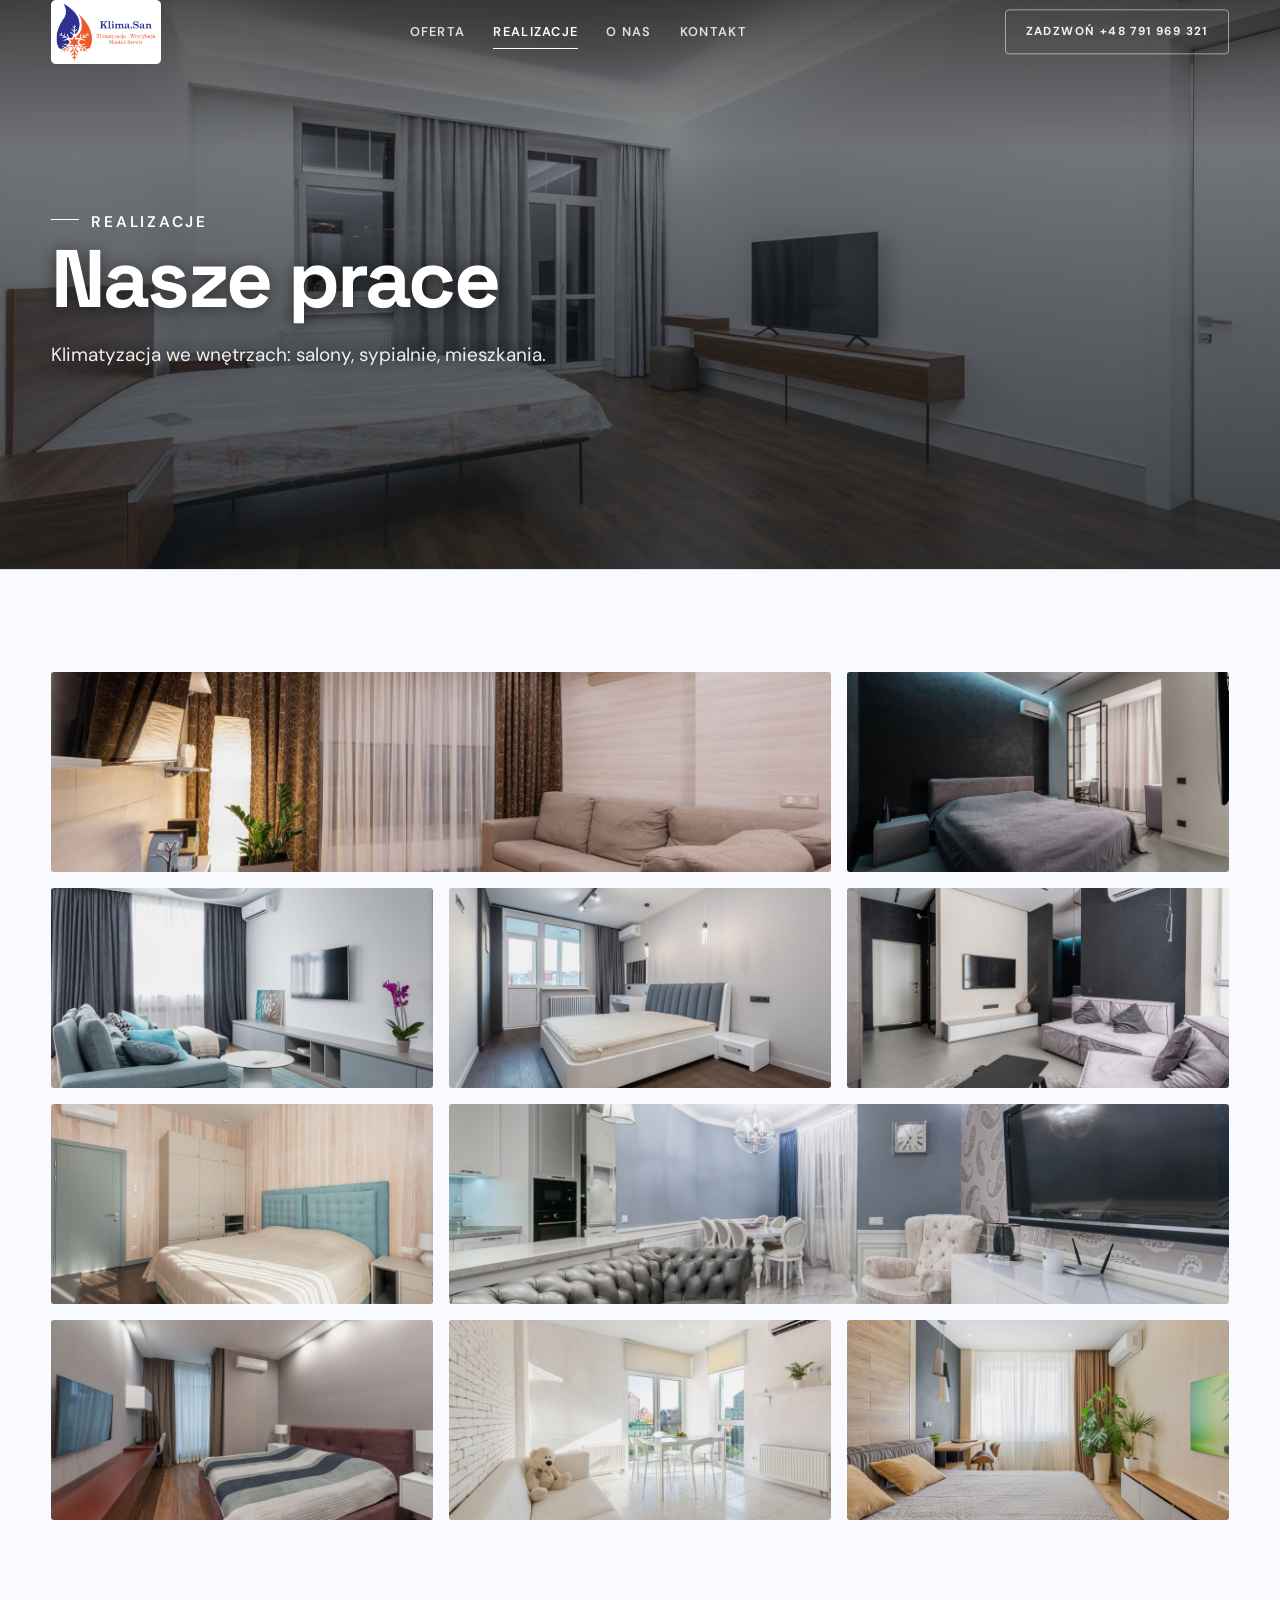
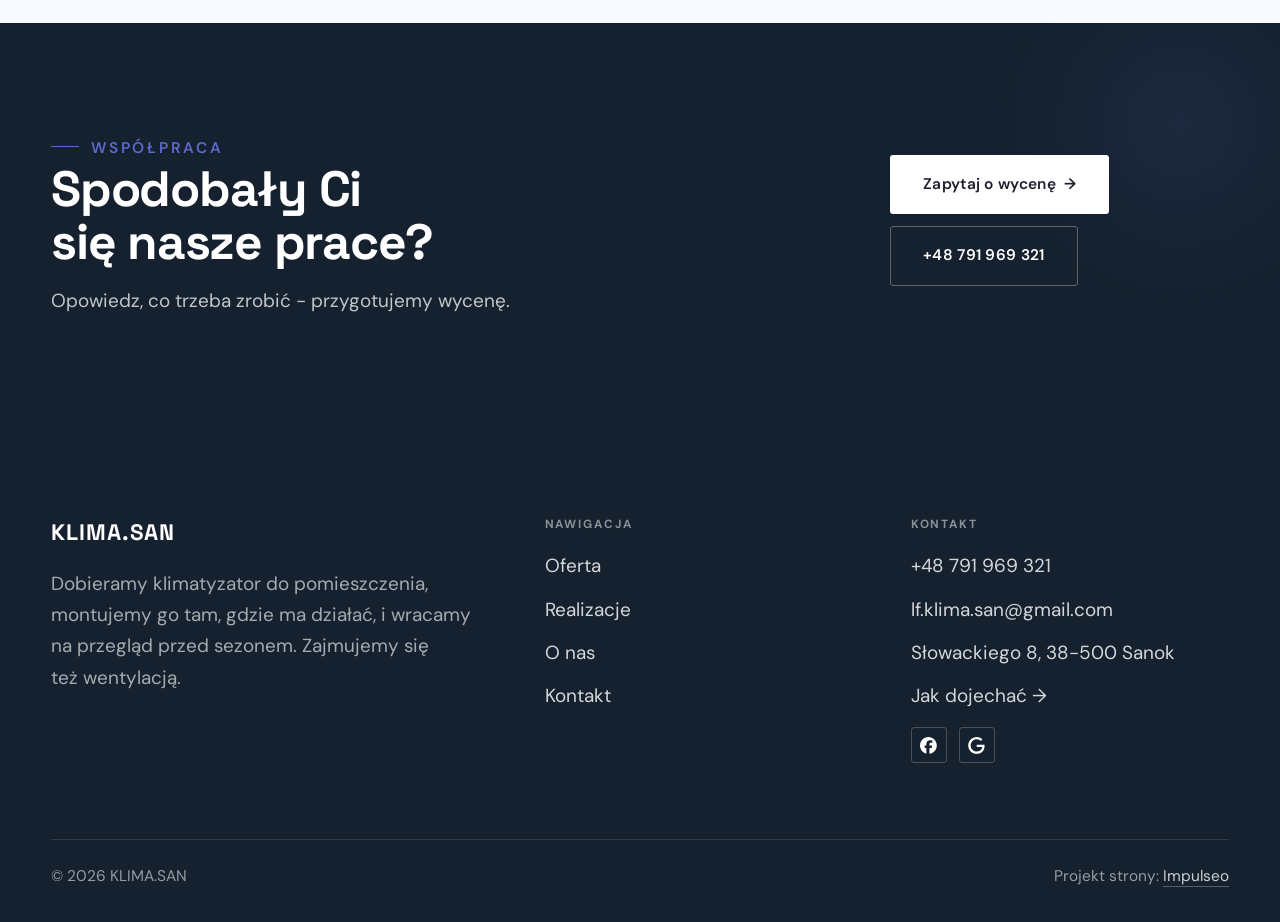
<file: realizacje.html>
<!DOCTYPE html>
<html lang="pl">
<head>
<meta charset="UTF-8">
<meta name="viewport" content="width=device-width, initial-scale=1.0">
<title>Realizacje - KLIMA.SAN</title>
<meta name="description" content="Realizacje KLIMA.SAN: Klimatyzacja w salonie, Jednostka w sypialni, Klimatyzacja w jasnym salonie, Klimatyzator nad łóżkiem, Jednostka w strefie dziennej">
<link rel="canonical" href="https://kris20032.github.io/klima-san/realizacje.html">
<meta name="robots" content="noindex, nofollow">
<meta property="og:type" content="website">
<meta property="og:locale" content="pl_PL">
<meta property="og:site_name" content="KLIMA.SAN">
<meta property="og:title" content="Realizacje - KLIMA.SAN">
<meta property="og:description" content="Realizacje KLIMA.SAN: Klimatyzacja w salonie, Jednostka w sypialni, Klimatyzacja w jasnym salonie, Klimatyzator nad łóżkiem, Jednostka w strefie dziennej">
<meta property="og:url" content="https://kris20032.github.io/klima-san/realizacje.html">
<meta property="og:image" content="https://kris20032.github.io/klima-san/img/og.jpg">
<meta property="og:image:width" content="1200">
<meta property="og:image:height" content="630">
<meta name="twitter:card" content="summary_large_image">
<link rel="preconnect" href="https://fonts.googleapis.com">
<link rel="preconnect" href="https://fonts.gstatic.com" crossorigin>
<link href="https://fonts.googleapis.com/css2?family=Space+Grotesk:wght@500;600;700&family=DM+Sans:opsz,wght@9..40,400;9..40,500;9..40,600&display=swap" rel="stylesheet">
<link rel="stylesheet" href="assets/styles.css?v=2edcf7ad">
</head>
<body>

<header class="nav">
  <div class="wrap nav-inner">
    <a class="brand brand-has-logo" href="index.html"><img class="brand-logo" src="img/logo.png" alt="KLIMA.SAN" width="780" height="456" decoding="async"></a>
    <nav class="nav-links">
      <a href="oferta.html">Oferta</a>
      <a href="realizacje.html" class="active" aria-current="page">Realizacje</a>
      <a href="o-nas.html">O nas</a>
      <a href="kontakt.html">Kontakt</a>
      <a href="tel:+48791969321" class="btn btn-accent">Zadzwoń +48 791 969 321</a>
    </nav>
    <button class="nav-toggle" aria-label="Menu"><span></span><span></span><span></span></button>
  </div>
</header>

<main>
<section class="pagehead">
  <img src="img/g9.jpg" alt="KLIMA.SAN - Nasze prace" width="1506" height="948" decoding="async">
  <div class="wrap">
    <span class="eyebrow">Realizacje</span>
    <h1>Nasze prace</h1>
    <p>Klimatyzacja we wnętrzach: salony, sypialnie, mieszkania.</p>
  </div>
</section>
<section>
  <div class="wrap">
    <div class="gallery">
      <div class="tile t-two3 reveal"><img src="img/g1.jpg" alt="KLIMA.SAN" loading="lazy" width="1600" height="1068" decoding="async"></div>
      <div class="tile t-third reveal"><img src="img/g2.jpg" alt="KLIMA.SAN" loading="lazy" width="1538" height="1002" decoding="async"></div>
      <div class="tile t-third reveal"><img src="img/g3.jpg" alt="KLIMA.SAN" loading="lazy" width="1542" height="1002" decoding="async"></div>
      <div class="tile t-third reveal"><img src="img/g4.jpg" alt="KLIMA.SAN" loading="lazy" width="1600" height="1068" decoding="async"></div>
      <div class="tile t-third reveal"><img src="img/g5.jpg" alt="KLIMA.SAN" loading="lazy" width="1600" height="1068" decoding="async"></div>
      <div class="tile t-third reveal"><img src="img/g6.jpg" alt="KLIMA.SAN" loading="lazy" width="1600" height="1068" decoding="async"></div>
      <div class="tile t-two3 reveal"><img src="img/g7.jpg" alt="KLIMA.SAN" loading="lazy" width="1600" height="1068" decoding="async"></div>
      <div class="tile t-third reveal"><img src="img/g8.jpg" alt="KLIMA.SAN" loading="lazy" width="1534" height="990" decoding="async"></div>
      <div class="tile t-third reveal"><img src="img/g10.jpg" alt="KLIMA.SAN" loading="lazy" width="1600" height="1068" decoding="async"></div>
      <div class="tile t-third reveal"><img src="img/about.jpg" alt="KLIMA.SAN" loading="lazy" width="1600" height="1068" decoding="async"></div>
    </div>
  </div>
</section>
<section class="cta">
  <div class="wrap">
    <div class="reveal">
      <span class="eyebrow">Współpraca</span>
      <h2>Spodobały Ci się nasze prace?</h2>
      <p>Opowiedz, co trzeba zrobić - przygotujemy wycenę.</p>
    </div>
    <div class="cta-actions reveal">
      <a href="kontakt.html" class="btn btn-light">Zapytaj o wycenę <span class="arr">→</span></a>
      <a href="tel:+48791969321" class="btn btn-ghost btn-ghost-cta">+48 791 969 321</a>
    </div>
  </div>
</section>
</main>

<footer>
  <div class="wrap">
    <div class="foot-grid">
      <div class="foot-brand">
        <div class="name">KLIMA.SAN</div>
        <p>Dobieramy klimatyzator do pomieszczenia, montujemy go tam, gdzie ma działać, i wracamy na przegląd przed sezonem. Zajmujemy się też wentylacją.</p>
      </div>
      <div class="foot-col">
        <h4>Nawigacja</h4>
        <a href="oferta.html">Oferta</a>
        <a href="realizacje.html">Realizacje</a>
        <a href="o-nas.html">O nas</a>
        <a href="kontakt.html">Kontakt</a>
      </div>
      <div class="foot-col">
        <h4>Kontakt</h4>
        <a href="tel:+48791969321">+48 791 969 321</a>
        <a href="mailto:lf.klima.san@gmail.com">lf.klima.san@gmail.com</a>
        <p>Słowackiego 8, 38-500 Sanok</p>
        <a href="https://maps.google.com/?cid=114061818997861731&g_mp=Cidnb29nbGUubWFwcy5wbGFjZXMudjEuUGxhY2VzLlNlYXJjaFRleHQQAhgEIAA" target="_blank" rel="noopener">Jak dojechać →</a>
      <div class="foot-soc">
        <a class="soc" href="https://www.facebook.com/p/KlimaSan-100057509016571/" target="_blank" rel="noopener" aria-label="Facebook - KLIMA.SAN"><svg viewBox="0 0 24 24" aria-hidden="true" focusable="false"><path d="M9.101 23.691v-7.98H6.627v-3.667h2.474v-1.58c0-4.085 1.848-5.978 5.858-5.978.401 0 .955.042 1.468.103a8.68 8.68 0 0 1 1.141.195v3.325a8.623 8.623 0 0 0-.653-.036 26.805 26.805 0 0 0-.733-.009c-.707 0-1.259.096-1.675.309a1.686 1.686 0 0 0-.679.622c-.258.42-.374.995-.374 1.752v1.297h3.919l-.386 2.103-.287 1.564h-3.246v8.245C19.396 23.238 24 18.179 24 12.044c0-6.627-5.373-12-12-12s-12 5.373-12 12c0 5.628 3.874 10.35 9.101 11.647Z" fill="currentColor"/></svg></a>
        <a class="soc" href="https://maps.google.com/?cid=114061818997861731&g_mp=Cidnb29nbGUubWFwcy5wbGFjZXMudjEuUGxhY2VzLlNlYXJjaFRleHQQAhgEIAA" target="_blank" rel="noopener" aria-label="Google - KLIMA.SAN"><svg viewBox="0 0 24 24" aria-hidden="true" focusable="false"><path d="M12.48 10.92v3.28h7.84c-.24 1.84-.853 3.187-1.787 4.133-1.147 1.147-2.933 2.4-6.053 2.4-4.827 0-8.6-3.893-8.6-8.72s3.773-8.72 8.6-8.72c2.6 0 4.507 1.027 5.907 2.347l2.307-2.307C18.747 1.44 16.133 0 12.48 0 5.867 0 .307 5.387.307 12s5.56 12 12.173 12c3.573 0 6.267-1.173 8.373-3.36 2.16-2.16 2.84-5.213 2.84-7.667 0-.76-.053-1.467-.173-2.053H12.48z" fill="currentColor"/></svg></a>
      </div>
      </div>
    </div>
    <div class="foot-bot">
      <span>© 2026 KLIMA.SAN</span>
      <span>Projekt strony: <a class="foot-credit" href="https://impulseo.pl" target="_blank" rel="noopener">Impulseo</a></span>
    </div>
  </div>
</footer>
<div class="sticky-call"><a class="sc-call" href="tel:+48791969321"><svg class="ico-tel" width="16" height="16" viewBox="0 0 24 24" fill="none" aria-hidden="true"><path d="M6.6 10.8a15.5 15.5 0 0 0 6.6 6.6l2.2-2.2a1 1 0 0 1 1-.24 11.4 11.4 0 0 0 3.6.58 1 1 0 0 1 1 1V20a1 1 0 0 1-1 1A17 17 0 0 1 3 4a1 1 0 0 1 1-1h3.5a1 1 0 0 1 1 1c0 1.25.2 2.46.58 3.6a1 1 0 0 1-.25 1l-2.23 2.2Z" fill="currentColor"/></svg> Zadzwoń</a><a class="sc-quote" href="kontakt.html">Zapytaj o wycenę</a></div>
<div class="demo-wazne" data-do="2026-11-15" data-cykl="3" hidden><svg class="dw-ico" width="13" height="13" viewBox="0 0 24 24" fill="none" aria-hidden="true"><circle cx="12" cy="12" r="8.6" stroke="currentColor" stroke-width="1.8"/><path d="M12 7.2V12l3.3 2" stroke="currentColor" stroke-width="1.8" stroke-linecap="round"/></svg><span class="dw-txt"></span></div>

<script src="assets/main.js"></script>
</body>
</html>
</file>
<file: assets/styles.css>
/* ============================================================
   STOLBASZ — premium, architektoniczny B2B fit-out
   Jasna paleta, zero brązu. System wg premium-web-craft.
   Projekt strony: Impulseo (impulseo.pl)
   ============================================================ */

:root{
  /* PALETA — jasna, architektoniczna, chłodna */
  --paper:#F4F6F8;          /* główne tło */
  --paper-2:#E7EBEF;        /* sekcje alternatywne (chłodny jasny szary) */
  --paper-3:#E7EBEF;        /* delikatne wypełnienia */
  --ink:#15212E;            /* tekst główny — chłodny grafit */
  --ink-soft:#243443;       /* nagłówki drugorzędne */
  --muted:#6B7785;          /* tekst poboczny */
  --line:rgba(21,33,46,.12);/* hairline */
  --accent:#E8A317;         /* stonowany petrol-slate — jedyny akcent */
  --accent-d:#C9870C;
  --accent-soft:rgba(232,163,23,.10);
  --dark:#15212E;           /* sekcje ciemne (stopka/CTA) */

  /* HOVER ZDJĘĆ — JEDEN standard dla całego silnika (decyzja K. 04.08.2026, artefakt z wariantami).
     AKTUALNE (K.+Szymon 09.08.2026, wybór z artefaktu 6 wariantów): zoom 1.05 przy 1.4s -
     przy tak długim czasie mocniejszy kadr NIE skacze, tylko „oddycha". Poprzedni standard
     (1.02 / .55s z 04.08) odbierany jako dynamiczny i szybki.
     Spoczynek lekko przygaszony, ale TYLKO tam, gdzie jest mysz (@media hover:hover) —
     na telefonie zdjęcia zostają w pełnej jasności. */
  --img-zoom:1.05;                   /* K.+Szymon 09.08: wariant F z artefaktu porównawczego */
  --img-rest:brightness(.95) saturate(.99);
  --img-hot:brightness(1.06) saturate(1.05);
  --img-dur:1.4s;                    /* K.+Szymon 09.08 (wariant F): powoli = elegancko */
  --img-ease:cubic-bezier(.16,.84,.44,1);  /* miękki ogon, efekt „oddychania" */

  /* ODSTĘPY — skala 4/8 */
  --space-1:4px; --space-2:8px; --space-3:12px; --space-4:16px; --space-5:24px;
  --space-6:32px; --space-7:48px; --space-8:64px; --space-9:96px; --space-10:128px;

  /* TYPOGRAFIA — fluid clamp() (skala podbita 16.07.2026: większe, czytelniejsze litery — uwaga Adama) */
  --text-sm:clamp(.9rem,.87rem + .12vw,1rem);
  --text-base:clamp(1.08rem,1.04rem + .18vw,1.2rem);
  --text-lg:clamp(1.24rem,1.15rem + .34vw,1.44rem);
  --text-h3:clamp(1.34rem,1.22rem + .55vw,1.66rem);
  --text-h2:clamp(2.1rem,1.66rem + 2.1vw,3.1rem);
  --text-h1:clamp(2.9rem,2.1rem + 4vw,5.1rem);

  /* PROMIENIE — architektoniczne, raczej ostre */
  --r-sm:3px; --r-md:6px; --r-lg:10px;

  /* RUCH */
  --ease:cubic-bezier(.25,.46,.45,.94); --dur:.24s;

  /* CIENIE — miękkie, warstwowe */
  --sh-sm:0 1px 2px rgba(16,24,32,.04), 0 2px 8px rgba(16,24,32,.05);
  --sh-md:0 2px 6px rgba(16,24,32,.05), 0 12px 28px -8px rgba(16,24,32,.12);
  --sh-lg:0 6px 14px rgba(16,24,32,.07), 0 26px 56px -18px rgba(16,24,32,.22);

  --hairline:1px solid var(--line);

  --font-display:'Space Grotesk','Inter',sans-serif;
  --font-body:'DM Sans','Inter',sans-serif;
}

*{box-sizing:border-box;margin:0;padding:0}
html{scroll-behavior:smooth}
body{
  font-family:var(--font-body);
  font-size:var(--text-base);
  line-height:1.65;
  color:var(--ink);
  background:var(--paper);
  -webkit-font-smoothing:antialiased;
  text-rendering:optimizeLegibility;
}
img{max-width:100%;height:auto;display:block}  /* height:auto = width/height z atrybutów trzyma proporcje (TOP#12) */
a{color:inherit;text-decoration:none}

.wrap{width:min(92%,1180px);margin-inline:auto}
section{padding-block:clamp(52px,6.5vw,96px)}

h1,h2,h3{font-family:var(--font-display);font-weight:700;line-height:1.08;letter-spacing:-.02em;color:var(--ink)}
h1{font-size:var(--text-h1);letter-spacing:-.035em}
h2{font-size:var(--text-h2);letter-spacing:-.025em}
h3{font-size:var(--text-h3)}
/* MIARA — długość wiersza. WCAG 2.2 SC 1.4.8: max 80 znaków; Butterick: 45–90.
   68ch daje realnie 72–78 znaków polskiego tekstu, czyli z zapasem pod granicą.
   Wcześniej limit miał TYLKO <p> — <li>, <blockquote> i <dd> nie miały żadnego,
   i to jedyny powód, dla którego 23 bloki na dwóch oddanych stronach jadą po
   83–106 znaków w wierszu (pomiar 07.08.2026, bramka `miara`).
   ⚠️ Listy i definicje ograniczamy TYLKO bez klasy: `ul`/`ol` z klasą to u nas
   układ (siatki kafli, menu), a nie tekst ciągły — tam miarę wyznacza układ. */
/* 60ch, nie 68ch (K. 10.08): po zmianie fontów na węższe kroje (DM Sans i spółka)
   w 68ch mieściło się ~90 znaków - bramka pikselowa słusznie zgłaszała przekroczenie
   granicy 80. Pomiar na żywej przeglądarce: 60ch = 90 znaków, 53ch = ~78 znaków, czyli normę WCAG 1.4.8. */
:root{ --miara:53ch }
p{max-width:min(100%,var(--miara))}
blockquote,
ul:not([class])>li, ol:not([class])>li,
dl:not([class])>dd{max-width:min(100%,var(--miara))}

/* ⚠️ Świadomie BEZ wyjątku `.tile p,.card p,.svc p{max-width:none}`, choć nasuwa się sam:
   te akapity BYŁY już ograniczone (stare `p{max-width:65ch}`), więc „wyjątek" nie odblokowałby
   niczego nowego — tylko ROZLUŹNIŁ stan sprzed zmiany na wszystkich demach naraz.
   `figcaption` żadna z reguł wyżej nie dotyczy, więc też nie potrzebuje zwolnienia. */

/* ŁAMANIE. `balance` wyrównuje długości wierszy w nagłówku, `pretty` pilnuje ostatniego
   wiersza akapitu, żeby nie został w nim jeden wyraz. Obsługiwane od Chrome 117 /
   Safari 17.5; starsze przeglądarki po prostu ignorują tę własność.
   `text-wrap:pretty` nie występowało dotąd ANI RAZ w silniku ani w repo klientów. */
h1,h2,h3,.lead,.lede{text-wrap:balance}
p,li,blockquote,dd{text-wrap:pretty}

.eyebrow{
  font-family:var(--font-body);
  font-size:var(--text-sm);
  font-weight:600;
  letter-spacing:.18em;
  text-transform:uppercase;
  color:var(--accent);
  display:inline-flex;align-items:center;gap:var(--space-3);
}
/* flex:none + margin-top = kreska trzyma się PIERWSZEJ linii. Wcześniej align-items:center
   centrowało ją względem całego bloku i przy zawinięciu (długi kicker typu
   „…WNĘTRZ · LESZNO · OD 2019") druga linia lądowała z brzydkim wcięciem. */
.eyebrow{align-items:flex-start}
.eyebrow>*,.eyebrow{text-wrap:balance}   /* dlugi kicker lamal sie na sierote typu samo „2019" w drugiej linii */
.eyebrow::before{content:"";width:28px;height:1px;background:var(--accent);display:inline-block;flex:none;margin-top:.62em}

.muted{color:var(--muted)}
.lead{font-size:var(--text-lg);line-height:1.55;color:var(--ink-soft);max-width:50ch}

/* ---------- BUTTONS ---------- */
.btn{
  display:inline-flex;align-items:center;gap:var(--space-2);
  font-weight:600;font-size:var(--text-sm);letter-spacing:.02em;
  padding:var(--space-4) var(--space-6);
  border-radius:var(--r-sm);
  transition:transform var(--dur) var(--ease),box-shadow var(--dur) var(--ease),background var(--dur) var(--ease);
  cursor:pointer;border:1px solid transparent;
}
.btn-accent{background:var(--accent);color:#fff;box-shadow:var(--sh-sm)}
.btn-accent:hover{background:var(--accent-d);transform:translateY(-2px);box-shadow:var(--sh-md)}
.btn-accent:active{transform:translateY(0);box-shadow:var(--sh-sm)}
.btn-ghost{background:transparent;color:var(--ink);border-color:var(--line)}
.btn-ghost:hover{border-color:var(--accent);color:var(--accent);transform:translateY(-2px)}
.btn-light{background:#fff;color:var(--ink);box-shadow:var(--sh-sm)}
.btn-light:hover{transform:translateY(-2px);box-shadow:var(--sh-md)}
.btn .arr{transition:transform var(--dur) var(--ease)}
.btn:hover .arr{transform:translateX(4px)}

/* ---------- NAV ---------- */
.nav{
  position:sticky;top:0;z-index:50;
  background:color-mix(in srgb,var(--paper) 88%,transparent);
  backdrop-filter:saturate(140%) blur(10px);
  border-bottom:var(--hairline);
}
.nav-inner{display:flex;align-items:center;justify-content:space-between;gap:var(--space-5);height:72px}
/* ANTY-NACHODZENIE (K. 05.08.2026): długa nazwa firmy + przycisk z pełnym numerem nie mieściły się w pasku
   i flex ściskał linki PONIŻEJ ich treści - "Kontakt" wchodził na ramkę "Zadzwoń +48 ...". Teraz ustępuje
   nazwa marki (skrót wielokropkiem), a menu i przycisk nigdy się nie kurczą ani nie zachodzą na siebie. */
.brand{display:flex;flex-direction:column;line-height:1;min-width:0;flex:0 1 auto}
.brand .name{font-family:var(--font-display);font-weight:800;font-size:1.35rem;letter-spacing:.04em;white-space:nowrap;overflow:hidden;text-overflow:ellipsis}
.brand .sub{font-size:.62rem;letter-spacing:.34em;text-transform:uppercase;color:var(--muted);margin-top:5px;white-space:nowrap;overflow:hidden;text-overflow:ellipsis}
.nav-links{display:flex;align-items:center;gap:var(--space-6);flex:0 0 auto}
.nav-links a{font-size:var(--text-sm);font-weight:500;color:var(--ink-soft);position:relative;padding-block:4px;white-space:nowrap;transition:color var(--dur) var(--ease)}
.nav-links a::after{content:"";position:absolute;left:0;bottom:0;width:0;height:1.5px;background:var(--accent);transition:width var(--dur) var(--ease)}
.nav-links a:hover,.nav-links a.active{color:var(--ink)}
.nav-links a:hover::after,.nav-links a.active::after{width:100%}
.nav-links .btn{padding:var(--space-2) var(--space-5)}
/* przyciski w nav: właściwy kolor (przebij .nav-links a) + bez podkreślenia */
.nav-links a.btn-accent{color:#fff}
.nav-links a.btn-ghost,.nav-links a.btn-light{color:var(--ink)}
/* CTA w pasku: NIE podkreślenie spod linków menu, ale ten sam przelatujący błysk,
   co na wszystkich innych przyciskach (zgłoszenie K. 13.08.2026 - „na hero jest efekt
   światła przechodzącego przez przycisk, na navbarze go nie ma, a mają być identyczne").
   Reguła `.nav-links a::after` jest silniejsza od `.btn::after`, więc trzeba jej
   geometrię wyzerować i wpisać połysk z nazwy - samo `display:none` gasiło efekt. */
.nav-links a.btn::after{
  display:block;content:"";position:absolute;inset:0;z-index:-1;pointer-events:none;
  width:auto;height:auto;border-radius:inherit;   /* kasuje geometrię podkreślenia (width:0;height:1.5px) */
  background:linear-gradient(100deg,transparent 32%,rgba(255,255,255,.20) 50%,transparent 68%);
  translate:-120% 0}
@media (prefers-reduced-motion:no-preference){
  .nav-links a.btn:hover::after{translate:120% 0;transition:translate .75s var(--mt-ease,cubic-bezier(.16,.84,.44,1))}
}
.nav-toggle{display:none;background:none;border:none;cursor:pointer;flex-direction:column;gap:5px;padding:8px}
.nav-toggle span{width:24px;height:2px;background:var(--ink);transition:var(--dur)}
/* Ciasny zakres MIĘDZY menu mobilnym a pełnym pulpitem: zbijamy odstępy i nazwę marki,
   żeby wszystko zmieściło się naturalnie, zanim w ogóle dojdzie do skracania wielokropkiem. */
@media(max-width:1280px) and (min-width:921px){
  .nav-links{gap:var(--space-4)}
  .nav-links .btn{padding:var(--space-2) var(--space-4)}
  .brand .name{font-size:1.15rem}
}

/* ---------- HERO (split) ---------- */
.hero{position:relative;overflow:hidden;border-bottom:var(--hairline)}
.hero-grid{display:grid;grid-template-columns:1.05fr .95fr;gap:clamp(24px,4vw,60px);align-items:center;
  padding-block:clamp(36px,4.5vw,64px)}
.hero-copy .eyebrow{margin-bottom:var(--space-5)}
.hero-copy h1{margin-bottom:var(--space-5)}
.hero-copy .lead{margin-bottom:var(--space-7)}
.hero-actions{display:flex;flex-wrap:wrap;gap:var(--space-4)}
.hero-art{position:relative;aspect-ratio:4/3;border-radius:var(--r-lg);overflow:hidden;box-shadow:var(--sh-lg)}
.hero-art img{width:100%;height:100%;object-fit:cover}
.hero-art::after{content:"";position:absolute;inset:0;background:linear-gradient(180deg,transparent 55%,rgba(18,24,28,.28))}
.hero-badge{position:absolute;left:var(--space-5);bottom:var(--space-5);z-index:2;
  background:rgba(252,252,251,.94);backdrop-filter:blur(4px);
  border-radius:var(--r-md);padding:var(--space-4) var(--space-5);box-shadow:var(--sh-md);max-width:78%}
.hero-badge strong{display:block;font-family:var(--font-display);font-size:1rem;letter-spacing:-.01em}
.hero-badge span{font-size:var(--text-sm);color:var(--muted)}

/* ---------- HERO duży / kinowy (strona główna) ---------- */
.hero-cine{position:relative;min-height:clamp(560px,82vh,840px);min-height:clamp(560px,82svh,840px);display:flex;align-items:center;overflow:hidden;border-bottom:var(--hairline)}
.hero-cine>img{position:absolute;inset:0;width:100%;height:100%;object-fit:cover;z-index:0}
.hero-cine::after{content:"";position:absolute;inset:0;z-index:1;
  background:linear-gradient(95deg,rgba(13,18,23,.86) 0%,rgba(13,18,23,.64) 32%,rgba(13,18,23,.24) 62%,rgba(13,18,23,.04) 100%)}
.hero-cine .wrap{position:relative;z-index:2;padding-block:var(--space-8)}
.hero-cine .hero-copy{max-width:660px}
.hero-cine .eyebrow{color:#fff;margin-bottom:var(--space-5)}
.hero-cine .eyebrow::before{background:#fff}
.hero-cine h1{color:#fff;margin-bottom:var(--space-5);font-size:clamp(2.9rem,2rem + 4.4vw,5.2rem);text-wrap:balance}
.hero-cine .lead{color:rgba(255,255,255,.92);max-width:48ch;margin-bottom:var(--space-7)}
.hero-cine .hero-actions{display:flex;flex-wrap:wrap;gap:var(--space-4)}
/* NISKIE OKNO (laptop z dokiem i paskami przeglądarki ma ~700-780 px wysokości widoku):
   H1 do 5.2rem + długi lead nie mieściły się i przyciski wypadały POD krawędź ekranu -
   klient widział stronę bez ani jednego CTA. Skalujemy w dół, zamiast przycinać treść. */
@media(min-width:821px) and (max-height:820px){
  .hero-cine{min-height:clamp(520px,94svh,780px)}
  .hero-cine .wrap{padding-block:var(--space-6)}
  .hero-cine h1{font-size:clamp(2.2rem,1.5rem + 2.6vw,3.6rem);margin-bottom:var(--space-4)}
  .hero-cine .eyebrow{margin-bottom:var(--space-4)}
  .hero-cine .lead{margin-bottom:var(--space-5);max-width:44ch}
}
@media(max-width:680px){
  .hero-cine{min-height:clamp(520px,76vh,640px);min-height:clamp(520px,76svh,640px);align-items:flex-end}
  .hero-cine::after{background:linear-gradient(0deg,rgba(13,18,23,.9) 6%,rgba(13,18,23,.45) 55%,rgba(13,18,23,.25) 100%)}
  .hero-cine .wrap{padding-bottom:var(--space-9)}
  /* TELEFON (~90% oglądających): lead potrafił zająć 8 linii i zepchnąć CTA poza pierwszy ekran.
     Zwężamy interlinię i skalę - treści nie ucinamy, bo to ona sprzedaje. */
  .hero-cine .lead{font-size:.98rem;line-height:1.5;margin-bottom:var(--space-5)}
  .hero-cine .eyebrow{font-size:.72rem;letter-spacing:.13em;margin-bottom:var(--space-4)}
  .hero-cine .eyebrow::before{width:20px}
  .hero-cine h1{margin-bottom:var(--space-4)}
}

/* full-bleed hero variant (podstrony) */
.pagehead{position:relative;min-height:46vh;min-height:46svh;display:flex;align-items:flex-end;overflow:hidden;border-bottom:var(--hairline)}
.pagehead img{position:absolute;inset:0;width:100%;height:100%;object-fit:cover}
/* 10.08.2026 (decyzja K.): mocniejsze przyciemnienie + cień pod tekstem. Bramka mierzyła na
   nagłówkach podstron 3,38-3,43:1 przy wymaganych 4,5 — jasne zdjęcie (hala, śnieg, niebo)
   podchodziło pod biały tekst. Zdjęcia klientów są różne, więc kontrast musi dawać WARSTWA,
   a nie szczęśliwy dobór kadru. */
.pagehead::after{content:"";position:absolute;inset:0;background:linear-gradient(180deg,rgba(18,24,28,.40),rgba(18,24,28,.76))}
.pagehead .wrap{position:relative;z-index:2;padding-block:var(--space-9);color:#fff}
.pagehead h1{color:#fff;max-width:18ch;text-shadow:0 2px 16px rgba(0,0,0,.55)}
.pagehead .eyebrow{color:#fff}
.pagehead .eyebrow::before{background:#fff}
.pagehead p{color:rgba(255,255,255,.92);margin-top:var(--space-4);max-width:54ch;text-shadow:0 1px 12px rgba(0,0,0,.5)}

/* ---------- STRIP (pasek skrótów / liczby) ---------- */
.strip{background:var(--dark);color:#fff}
/* PASEK HASEŁ — standard 04.08.2026 (decyzja K.): 5 haseł w JEDNYM rzędzie, tekst WYŚRODKOWANY,
   węższe marginesy boczne niż reszta strony (pasek ma iść szerzej), równe wysokości kolumn. */
.strip .wrap{width:min(96%,1440px);display:grid;grid-template-columns:repeat(5,1fr);
  gap:var(--space-5);padding-block:var(--space-7);align-items:stretch}
.strip .item .k{font-family:var(--font-display);font-size:clamp(1.05rem,.82rem + .85vw,1.55rem);
  font-weight:800;letter-spacing:-.02em;color:#fff;line-height:1.18;text-wrap:balance}
.strip .item .v{font-size:var(--text-sm);color:rgba(255,255,255,.66);margin-top:var(--space-2);line-height:1.4}
.strip .item{border-left:2px solid var(--accent);padding-inline:var(--space-4);
  text-align:center;display:flex;flex-direction:column;justify-content:center}
/* liczba kolumn = liczba haseł, żeby ostatnie nie zostawało samo w drugim rzędzie.
   Klasę n-N nadaje multipage.py; domyślnie (bez klasy) pasek jest 5-kolumnowy. */
.strip.n-2 .wrap{grid-template-columns:repeat(2,1fr)}
.strip.n-3 .wrap{grid-template-columns:repeat(3,1fr)}
.strip.n-4 .wrap{grid-template-columns:repeat(4,1fr);gap:var(--space-6)}
.strip.n-4 .item .k{font-size:clamp(1.3rem,1rem + 1.1vw,2rem)}
.strip.n-6 .wrap{grid-template-columns:repeat(6,1fr);gap:var(--space-4)}
.strip.n-6 .item .k{font-size:clamp(.98rem,.8rem + .7vw,1.35rem)}
/* równe łamanie: zamiast "długa linia + jedno słowo" obie linie zbliżonej długości */
.strip .item .k{text-wrap:balance}

/* ---------- SECTION HEAD ---------- */
.head{max-width:48rem;margin-bottom:var(--space-8)}
.head.center{margin-inline:auto;text-align:center}
.head .eyebrow{margin-bottom:var(--space-4)}
.head h2{margin-bottom:var(--space-4)}
.head p{color:var(--muted);font-size:var(--text-lg);line-height:1.55}
.head.center p{margin-inline:auto}

/* ---------- INTRO SPLIT ---------- */
.split{display:grid;grid-template-columns:.92fr 1.08fr;gap:clamp(28px,5vw,80px);align-items:center}
.split.rev{grid-template-columns:1.08fr .92fr}
.split.rev .split-art{order:-1}
.split-art{position:relative;aspect-ratio:5/4;border-radius:var(--r-lg);overflow:hidden;box-shadow:var(--sh-lg)}
.split-art img{width:100%;height:100%;object-fit:cover}
.split-copy h2{margin-bottom:var(--space-5)}
.split-copy p+p{margin-top:var(--space-4)}
.split-copy .btn{margin-top:var(--space-6)}

/* ---------- SERVICES (zakres) ---------- */
.svc-grid{display:grid;grid-template-columns:repeat(auto-fit,minmax(280px,1fr));gap:var(--space-5)}
.svc{background:#fff;border:var(--hairline);border-radius:var(--r-md);padding:var(--space-7) var(--space-6);
  transition:transform var(--dur) var(--ease),box-shadow var(--dur) var(--ease),border-color var(--dur) var(--ease);
  position:relative;overflow:hidden}
.svc::before{content:"";position:absolute;left:0;top:0;width:3px;height:0;background:var(--accent);transition:height var(--dur) var(--ease)}
.svc:hover{transform:translateY(-4px);box-shadow:var(--sh-md);border-color:transparent}
.svc:hover::before{height:100%}
.svc .ic{font-family:var(--font-display);font-size:.8rem;font-weight:700;letter-spacing:.12em;color:var(--accent);margin-bottom:var(--space-4)}
.svc h3{margin-bottom:var(--space-3);font-size:1.22rem}
.svc p{color:var(--muted);font-size:var(--text-base);line-height:1.6}

/* big detailed service rows */
.svc-row{display:grid;grid-template-columns:.8fr 1.2fr;gap:clamp(20px,4vw,60px);align-items:center;padding-block:var(--space-8)}
.svc-row+.svc-row{border-top:var(--hairline)}
.svc-row.rev{grid-template-columns:1.2fr .8fr}
/* Naprzemienny układ wierszy oferty: co drugi wiersz ma zdjęcie po PRAWEJ.
   Było `order:-1` — martwy kod, bo zdjęcie i tak jest pierwszym dzieckiem w HTML,
   więc wszystkie wiersze wyglądały identycznie (zdjęcie zawsze z lewej), a `rev`
   zmieniało tylko szerokość kolumn. Znalezione 29.07.2026 przy różnicowaniu kierunków
   animacji (pomiar pozycji: art.mid 390/502 przy row.mid 756 — zawsze lewa strona). */
.svc-row.rev .svc-row-art{order:2}
.svc-row-art{aspect-ratio:4/3;border-radius:var(--r-md);overflow:hidden;box-shadow:var(--sh-md)}
.svc-row-art img{width:100%;height:100%;object-fit:cover}
.svc-row h3{font-size:1.5rem;margin-bottom:var(--space-4)}
.svc-row .num{font-family:var(--font-display);font-size:.85rem;font-weight:700;letter-spacing:.14em;color:var(--accent);display:block;margin-bottom:var(--space-3)}
.svc-row ul{list-style:none;margin-top:var(--space-4);display:flex;flex-direction:column;gap:var(--space-2)}
.svc-row li{position:relative;padding-left:var(--space-5);color:var(--muted);font-size:var(--text-base)}
.svc-row li::before{content:"";position:absolute;left:0;top:.62em;width:8px;height:1px;background:var(--accent)}

/* ---------- GALLERY (realizacje) ---------- */
.gallery{display:grid;grid-template-columns:repeat(12,1fr);gap:var(--space-4);grid-auto-rows:200px}
/* GALERIA MASONRY — pionowe zdjęcia (portrety beauty/wellness) bez przycinania: kolumny, height auto */
.gallery-masonry{column-count:3;column-gap:var(--space-4)}
@media(max-width:900px){.gallery-masonry{column-count:2}}
@media(max-width:560px){.gallery-masonry{column-count:1}}
.gallery-masonry .m-tile{break-inside:avoid;margin:0 0 var(--space-4);padding:0;position:relative;overflow:hidden;border-radius:var(--r-md);border:1px solid var(--line)}
.gallery-masonry .m-tile img{width:100%;height:auto;display:block}
.gallery-masonry .m-tile .cap{position:absolute;left:0;right:0;bottom:0;padding:var(--space-4);color:#fff;background:linear-gradient(0deg,rgba(0,0,0,.55),transparent);font-size:var(--text-sm)}
.gallery-masonry .m-tile .cap small{display:block;font-weight:400;opacity:.78;letter-spacing:.04em;text-transform:uppercase;font-size:.66rem;margin-top:3px}
.tile{position:relative;overflow:hidden;border-radius:var(--r-md);box-shadow:var(--sh-sm);
  transition:transform var(--dur) var(--ease),box-shadow var(--dur) var(--ease)}
.tile img{width:100%;height:100%;object-fit:cover;
  transition:transform var(--img-dur) var(--img-ease),filter var(--img-dur) var(--img-ease)}
.tile:hover{box-shadow:var(--sh-md)}
.tile .cap{position:absolute;left:0;right:0;bottom:0;padding:var(--space-5) var(--space-4) var(--space-4);
  /* mocniejszy spad + cien pod tekstem: na JASNYCH zdjeciach klienta (biale fronty, sciany)
     slaby gradient dawal kontrast ~1.5:1 zamiast wymaganych 3.6:1 (bramka wygladu, 10.08.2026) */
  background:linear-gradient(transparent 10%,rgba(18,24,28,.55) 40%,rgba(18,24,28,.88) 68%,rgba(18,24,28,.99));color:#fff;
  text-shadow:0 1px 2px rgba(0,0,0,.85),0 2px 10px rgba(0,0,0,.55);
  font-size:var(--text-sm);font-weight:600;letter-spacing:.01em;
  opacity:0;transform:translateY(8px);transition:var(--dur) var(--ease)}
.tile:hover .cap{opacity:1;transform:translateY(0)}
.tile .cap small{display:block;font-weight:400;opacity:.78;letter-spacing:.04em;text-transform:uppercase;font-size:.66rem;margin-top:3px}
/* bento spans */
.t-wide{grid-column:span 6}
.t-tall{grid-column:span 6;grid-row:span 2}
.t-std{grid-column:span 6}
.t-third{grid-column:span 4}
.t-two3{grid-column:span 8}

/* ---------- TRUST / WIARYGODNOŚĆ ---------- */
.trust{background:var(--paper-2)}
.trust-grid{display:grid;grid-template-columns:repeat(auto-fit,minmax(240px,1fr));gap:var(--space-5);margin-top:var(--space-7)}
.trust-card{background:#fff;border-radius:var(--r-md);padding:var(--space-7) var(--space-6);box-shadow:var(--sh-sm);border-top:3px solid var(--accent)}
.trust-card .big{font-family:var(--font-display);font-size:clamp(1.8rem,1.3rem + 1.6vw,2.6rem);font-weight:800;letter-spacing:-.02em;color:var(--ink);line-height:1}
.trust-card h3{font-size:1.12rem;margin:var(--space-3) 0 var(--space-2)}
.trust-card p{color:var(--muted);font-size:var(--text-base);line-height:1.55}

/* ---------- CTA band ---------- */
.cta{background:var(--dark);color:#fff;position:relative;overflow:hidden}
/* telefon w CTA: na ciemnym tle biały (domyślnie), rodziny z JASNYM tłem CTA
   nadpisują to u siebie - wcześniej kolor siedział w stylu inline i wygrywał z rodziną. */
.cta .btn-ghost-cta{color:#fff;border-color:rgba(255,255,255,.3)}
.cta .wrap{display:grid;grid-template-columns:1.4fr .6fr;gap:var(--space-7);align-items:center;position:relative;z-index:2}
.cta h2{color:#fff;max-width:20ch}
.cta p{color:rgba(255,255,255,.74);margin-top:var(--space-4)}
.cta-actions{display:flex;flex-direction:column;gap:var(--space-3);align-items:flex-start}
.cta::before{content:"";position:absolute;right:-80px;top:-80px;width:360px;height:360px;border-radius:50%;
  background:radial-gradient(circle,var(--accent-soft),transparent 70%)}

/* ---------- CONTACT ---------- */
.contact-grid{display:grid;grid-template-columns:.85fr 1.15fr;gap:clamp(28px,4vw,56px);align-items:start}
.info-list{display:flex;flex-direction:column;gap:var(--space-2)}
.info-row{display:flex;gap:var(--space-4);align-items:flex-start;padding-block:var(--space-4);border-bottom:var(--hairline)}
.info-row .ic{flex:none;width:42px;height:42px;display:grid;place-items:center;border-radius:50%;
  background:var(--accent-soft);color:var(--accent);font-size:1.05rem}
.info-row .lbl{font-size:.72rem;letter-spacing:.14em;text-transform:uppercase;color:var(--muted)}
.info-row .val{font-weight:600;font-size:var(--text-base);margin-top:2px}
.info-row a.val:hover{color:var(--accent)}
.map{border:none;border-radius:var(--r-lg);box-shadow:var(--sh-md);width:100%;height:100%;min-height:380px;filter:grayscale(.2) contrast(1.02)}
.form{background:#fff;border:var(--hairline);border-radius:var(--r-lg);padding:clamp(24px,3vw,40px);box-shadow:var(--sh-sm)}
.form .fld{margin-bottom:var(--space-5)}
.form label{display:block;font-size:var(--text-sm);font-weight:600;margin-bottom:var(--space-2)}
.form input,.form textarea{width:100%;font-family:inherit;font-size:var(--text-base);color:var(--ink);
  padding:var(--space-4);border:var(--hairline);border-radius:var(--r-sm);background:var(--paper);transition:border-color var(--dur)}
.form input:focus,.form textarea:focus{outline:none;border-color:var(--accent);background:#fff}
.form textarea{resize:vertical;min-height:120px}
.form .note{font-size:var(--text-sm);color:var(--muted);margin-top:var(--space-3)}

/* ---------- FOOTER ---------- */
footer{background:var(--dark);color:#fff;padding-block:var(--space-9) var(--space-6)}
.foot-grid{display:grid;grid-template-columns:1.4fr 1fr 1fr;gap:var(--space-7);margin-bottom:var(--space-8)}
.foot-brand .name{font-family:var(--font-display);font-weight:800;font-size:1.4rem;letter-spacing:.04em}
.foot-brand p{color:rgba(255,255,255,.62);margin-top:var(--space-4);font-size:var(--text-base);max-width:38ch}
.foot-col h4{font-size:.74rem;letter-spacing:.16em;text-transform:uppercase;color:rgba(255,255,255,.5);margin-bottom:var(--space-4)}
.foot-col a,.foot-col p{display:block;color:rgba(255,255,255,.82);font-size:var(--text-base);margin-bottom:var(--space-3)}
.foot-col a:hover{color:#fff}
.foot-bot{border-top:1px solid rgba(255,255,255,.12);padding-top:var(--space-5);display:flex;justify-content:space-between;flex-wrap:wrap;gap:var(--space-3);
  font-size:var(--text-sm);color:rgba(255,255,255,.55)}
.foot-bot a:hover{color:#fff}
/* Podpis w stopce = klikalny link do impulseo.pl (31.07.2026). Ma być WIDOCZNIE klikalny,
   ale nie krzyczeć - stąd sam kolor jaśniejszy + delikatne podkreślenie na najeździe. */
.foot-bot a.foot-credit{color:rgba(255,255,255,.78);text-decoration:none;border-bottom:1px solid rgba(255,255,255,.28)}
.foot-bot a.foot-credit:hover{color:#fff;border-bottom-color:#fff}

/* ---------- REVEAL ---------- */
.reveal{opacity:0;transform:translateY(22px);transition:opacity .6s var(--ease),transform .6s var(--ease)}
.reveal.in{opacity:1;transform:none}

/* ---------- RESPONSIVE ---------- */
@media(max-width:920px){
  .hero-grid,.split,.split.rev,.svc-row,.svc-row.rev,.cta .wrap,.contact-grid,.foot-grid{grid-template-columns:1fr}
  .split.rev .split-art,.svc-row.rev .svc-row-art{order:0}
  .hero-art{aspect-ratio:16/10;max-height:420px}
  .strip .wrap,.strip.n-2 .wrap,.strip.n-3 .wrap,.strip.n-4 .wrap,.strip.n-6 .wrap{grid-template-columns:repeat(2,1fr);gap:var(--space-6)}
  .strip .item .k,.strip.n-6 .item .k{font-size:clamp(1.3rem,1.1rem + 1vw,2rem)}
  .gallery{grid-auto-rows:180px}
  .t-wide,.t-tall,.t-std,.t-third,.t-two3{grid-column:span 6}
  .t-tall{grid-row:span 1}
  .cta-actions{flex-direction:row;flex-wrap:wrap}
  .foot-grid{gap:var(--space-6)}
}
@media(max-width:680px){
  .nav-links{position:fixed;inset:72px 0 auto 0;background:var(--paper);flex-direction:column;align-items:stretch;
    gap:0;padding:var(--space-4) 6%;border-bottom:var(--hairline);box-shadow:var(--sh-md);
    transform:translateY(-120%);transition:transform var(--dur) var(--ease)}
  .nav-links.open{transform:translateY(0)}
  .nav-links a{padding-block:var(--space-4);border-bottom:var(--hairline)}
  .nav-links .btn{margin-top:var(--space-3);justify-content:center}
  .nav-toggle{display:flex}
  .strip .wrap,.strip.n-2 .wrap,.strip.n-3 .wrap,.strip.n-4 .wrap,.strip.n-6 .wrap{grid-template-columns:1fr}
  .gallery{grid-template-columns:repeat(6,1fr)}
  .foot-grid{grid-template-columns:1fr}
}
@media(prefers-reduced-motion:reduce){
  /* audyt 09.08 TOP#14: samo skrócenie duration przy animacji INFINITE = stroboskop
     (pętla .01ms miga ekranem); iteration-count:1 gasi pętlę naprawdę. Pseudoelementy
     też - tła hero (gastro/studio) animują ::before/img, blanket na * ich nie łapał. */
  *,*::before,*::after{animation-duration:.01ms!important;animation-iteration-count:1!important;animation-delay:0s!important;transition:none!important}
  .reveal{opacity:1!important;transform:none!important}
  html{scroll-behavior:auto}
}

/* ============================================================
   PREMIUM LAYER — destylat deep-researchu branż (anty-AI, spokój).
   Zmienne STOLBASZ (--accent/--ink/--paper/--line/--dark). Ruch ledwo
   zauważalny, krzywa cubic-bezier(.16,.84,.44,1); prefers-reduced-motion
   pokryte blanketem wyżej. Karty hairline zamiast cieni = #1 sygnał „nie-AI".
   ============================================================ */

/* więcej oddechu między sekcjami (liderzy: 110-130px) */
section{padding-block:clamp(64px,8vw,128px)}

/* 1) Aksamitny reveal — dłuższa, miękka krzywa zamiast „skoku" */
.reveal{transition:opacity .9s cubic-bezier(.16,.84,.44,1),transform .9s cubic-bezier(.16,.84,.44,1);will-change:opacity,transform}
/* stagger TYLKO w galerii (tam pozycja = porządek dzieci) */
.gallery .reveal:nth-child(2){transition-delay:.07s}
.gallery .reveal:nth-child(3){transition-delay:.14s}
.gallery .reveal:nth-child(4){transition-delay:.21s}
.gallery .reveal:nth-child(5){transition-delay:.28s}
.gallery .reveal:nth-child(6){transition-delay:.35s}

/* 2) Hero STATYCZNY na .hero-cine — Ken Burns CAŁKIEM WYŁĄCZONY 26.06 (3. zgłoszenie Szymona).
   GENEZA: animowanie scale na <img> hero z teksturami (cegły/framugi) re-samplinguje obraz
   klatka po klatce → na części ekranów drobne drganie/shimmer = „heroshot się trzęsie".
   translateY usunięto wcześniej, scale-only + will-change/GPU NIE wystarczyły do GWARANCJI gładkości.
   Krzysztof zażądał pewności („make sure, że błąd się nie pojawi") > efekt. Zero animacji = 0% drgania.
   Delikatny zoom zostaje TYLKO w pełnoekranowych hero gastro/studio (hg-bg/hs-bg — tło, inny
   mechanizm, chwalone, nigdy nie zgłaszane). NIE wracać do KB na .hero-cine bez realnego testu
   na sprzęcie klienta — to ryzyko regresji „trzęsienia”. */
/* BEZPIECZNY "wow" na hero = jednorazowy FADE-IN (opacity), nie zoom.
   opacity nie dotyka bitmapy → gładkie na KAŻDYM zdjęciu/ekranie/GPU, zero ryzyka migotania.
   Geometryczny ruch (scale/translate) na .hero-cine jest ZAKAZANY (bramka pilnuje). */
@keyframes heroFade{from{opacity:0}to{opacity:1}}
.hero-cine>img{transform:none;animation:heroFade 1.1s ease-out both}

/* 3) Akcentowy hairline pod nagłówkiem sekcji, który „rysuje się" przy wejściu */
.head h2{position:relative;padding-bottom:18px}
.head h2::after{content:"";position:absolute;left:0;bottom:0;height:1px;width:0;background:var(--accent);transition:width 1s cubic-bezier(.16,.84,.44,1) .15s}
.head.center h2::after{left:50%;transform:translateX(-50%)}
.head.reveal.in h2::after,.head.center.reveal.in h2::after{width:54px}

/* 4) Karty HAIRLINE zamiast cieni/zaokrągleń (najmocniejszy anty-AI detal) */
.svc{background:transparent;border:1px solid var(--line);border-radius:var(--r-sm);box-shadow:none}
.svc:hover{box-shadow:none;border-color:var(--accent);transform:translateY(-3px)}
.trust-card{background:transparent;box-shadow:none;border:1px solid var(--line);border-top:2px solid var(--accent);border-radius:var(--r-sm)}
.tile{box-shadow:none;border-radius:var(--r-sm)}
.tile:hover{box-shadow:none}

/* 5) Sticky-nav kondensuje się po przewinięciu (sygnał dopracowania) */
.nav{transition:box-shadow .4s ease,background .4s ease}
.nav.is-stuck{box-shadow:0 1px 0 var(--line),0 14px 30px -24px rgba(0,0,0,.45)}
.nav-inner{transition:height .35s var(--ease)}
.nav.is-stuck .nav-inner{height:60px}

/* 6) MANIFESTO — pełnoekranowy cytat-bohater (zastępuje generyczne „Dlaczego my") */
.manifesto{background:var(--paper-2);text-align:center}
.manifesto .wrap{max-width:60rem}
.manifesto p{font-family:var(--font-display);font-style:italic;font-size:clamp(1.6rem,1rem + 2.4vw,2.8rem);line-height:1.32;color:var(--ink-soft);margin-inline:auto;max-width:26ch;position:relative;padding-top:var(--space-8)}
.manifesto p::before{content:"";position:absolute;top:0;left:50%;transform:translateX(-50%);width:54px;height:1px;background:var(--accent)}
.manifesto p span{color:var(--accent);font-style:italic}

/* 7) GATEWAYS — 3 duże bramy-zdjęcia (zamiast paska menu usług) */
.gateways{display:grid;grid-template-columns:repeat(3,1fr);gap:var(--space-4)}
.gateway{position:relative;aspect-ratio:3/4;overflow:hidden;border-radius:var(--r-sm);display:block}
.gateway img{width:100%;height:100%;object-fit:cover;
  transition:transform var(--img-dur) var(--img-ease),filter var(--img-dur) var(--img-ease)}
.gateway::after{content:"";position:absolute;inset:0;background:linear-gradient(180deg,transparent 38%,rgba(18,24,28,.74))}
/* ===== HOVER ZDJĘĆ — jedno miejsce dla WSZYSTKICH kafli ze zdjęciem (K. 04.08.2026) ===== */
@media(hover:hover){
  .tile img,.gateway img,.m-tile img{filter:var(--img-rest)}
  .tile:hover img,
  .gateway:hover img,
  .m-tile:hover img{transform:scale(var(--img-zoom));filter:var(--img-hot)}
}
.m-tile img{transition:transform var(--img-dur) var(--img-ease),filter var(--img-dur) var(--img-ease)}
.gateway .g-ttl{position:absolute;left:0;right:0;bottom:0;z-index:2;padding:var(--space-6) var(--space-5);color:#fff;font-family:var(--font-display);font-size:1.45rem;letter-spacing:-.01em;line-height:1.15}
.gateway .g-ttl small{display:block;font-family:var(--font-body);font-size:var(--text-sm);font-weight:400;opacity:.82;letter-spacing:.03em;margin-top:5px}
@media(max-width:760px){.gateways{grid-template-columns:1fr}.gateway{aspect-ratio:16/10}}

/* 8) LOGO klienta w nagłówku (gdy podane --logo) */
/* 52px domyślnie (feedback Bartka 06.07.2026: 40px ginęło, uwaga padła 3x; ~56px sprawdzone na żywym demie anna-borowiec-makeup) */
.brand-logo{height:64px;width:auto;max-width:300px;object-fit:contain;display:block}
.nav.is-stuck .brand-logo{height:52px}
@media(max-width:680px){.brand-logo{height:46px;max-width:210px}}


/* === RWD: nagłówki na wąskich ekranach (dodane 17.07.2026 razem z fixem clamp) ===
   Po przywróceniu działania clamp() dolna granica --text-h1 (2.9rem) rozpychała
   dokument przy długich polskich słowach na telefonach. Tu ją zjeżdżamy. */
@media (max-width:560px){
  :root{
    --text-h1:clamp(1.9rem, 1.15rem + 4.4vw, 2.7rem);
    --text-h2:clamp(1.5rem, 1rem + 3vw, 2.1rem);
  }
  .hero-cine h1{font-size:clamp(1.9rem, 1.15rem + 4.4vw, 2.7rem)}
  h1,h2{overflow-wrap:break-word}
}

/* GODZINY (godziny_grid z briefu) — dzień po lewej, godziny po prawej. Wcześniej BRAK stylu
   powodował sklejenie "Poniedziałek-Piątek8:00-20:00" (dodane 2026-07-21). Neutralne dla dem bez grafiku. */
.godz{display:flex;flex-direction:column;gap:2px;max-width:440px;margin-top:8px}
.godz-row{display:flex;justify-content:space-between;align-items:baseline;gap:24px;padding:10px 0;border-bottom:1px solid var(--line)}
.godz-row:last-child{border-bottom:0}
.godz-row b{font-weight:600;color:var(--ink)}
.godz-row span{color:var(--muted);white-space:nowrap}

/* === FAQ (lekcja 08.08.2026) ===
   Sekcja faq_klinika() trafia NIE tylko do rodziny „klinika" (multipage.py: także układ FACHOWCY),
   a style leżały wyłącznie w families/klinika.css — u hydraulika/dekarza FAQ renderowało się jako
   goła lista <details> z domyślnym trójkącikiem przeglądarki (wpadka: demo Instalatorstwo Gała).
   Dlatego baza. Rodzina może to nadpisać na wierzchu. */
.faq-list{max-width:48rem;margin:var(--space-8) auto 0;display:flex;flex-direction:column;gap:var(--space-3)}
.faq-item{border:1px solid var(--line);border-radius:var(--r-md);background:var(--paper);padding:var(--space-4) var(--space-5)}
.faq-item summary{font-family:var(--font-display);font-weight:600;color:var(--ink);cursor:pointer;list-style:none;display:flex;justify-content:space-between;gap:1rem}
.faq-item summary::-webkit-details-marker{display:none}
.faq-item summary::after{content:"+";color:var(--accent-d);font-weight:700;font-size:1.2rem;line-height:1}
.faq-item[open] summary::after{content:"-"}
.faq-item p{color:var(--ink-soft);font-size:var(--text-base);line-height:1.6;margin:var(--space-3) 0 0}

/* === LICZBA OPINII PRZY SEKCJI OPINII (08.08.2026, wzorzec irismeble.pl, decyzja K.) ===
   Trzy cytaty bez kontekstu czyta się jak „firma ma trzy opinie". Ta linijka mówi wprost,
   ile ich jest naprawdę - dane i tak przychodzą z reconu i szły dotąd wyłącznie do hero.
   Baza, nie rodzina: sekcja opinii renderuje się we WSZYSTKICH układach, a style opinii
   leżą per rodzina - bez tego u części rodzin linijka byłaby gołym tekstem (ta sama pułapka
   co z FAQ wyżej). Rodzina może nadpisać na wierzchu. */
.op-meta{
  text-align:center;margin:calc(var(--space-3) * -1) 0 var(--space-6);
  color:var(--muted);font-size:var(--text-base);letter-spacing:.01em;
}
.op-meta .ico-star{color:var(--accent-d);margin-right:2px}

/* --- licznik ważności DEMA (pomysł K. 09.08) - tylko wersje pokazowe --- */
.demo-wazne{position:fixed;top:calc(var(--nav-h, 64px) + 14px);right:14px;z-index:95;
  display:inline-flex;align-items:center;gap:.45em;
  background:rgba(21,25,28,.82);color:#fff;font-size:.72rem;font-weight:600;letter-spacing:.01em;
  padding:.42em .8em .42em .62em;border-radius:999px;backdrop-filter:saturate(140%) blur(8px);
  border:1px solid rgba(255,255,255,.14);box-shadow:0 10px 24px -14px rgba(0,0,0,.6);
  pointer-events:none;
  /* NIE pokazuje się przy wejściu (K. 09.08) - wjeżdża dopiero po zejściu z hero */
  opacity:0;transform:translateY(-10px);
  transition:opacity .7s var(--ease),transform .7s var(--ease)}
.demo-wazne.is-on{opacity:1;transform:none}
.demo-wazne .dw-ico{flex:none;opacity:.85}
.demo-wazne b{font-weight:700;font-variant-numeric:tabular-nums;color:#FFD9A3}
.demo-wazne .dw-zeg{font-variant-numeric:tabular-nums;font-feature-settings:"tnum";
  opacity:.72;margin-left:.15em;letter-spacing:.01em}
.demo-wazne.is-pilne{background:rgba(150,32,28,.9);border-color:rgba(255,255,255,.2)}
.demo-wazne .dw-pilne{color:#FFE0DE}
@media(max-width:820px){.demo-wazne{top:auto;bottom:70px;right:10px}}

/* --- pasek mini-opinii pod hero (audyt 09.08 TOP#27) - tylko przy realnych recenzjach --- */
.opinie-mini{padding-block:0;border-bottom:var(--hairline)}
.opinie-mini .om-row{display:grid;grid-template-columns:repeat(3,1fr);gap:var(--space-6);padding-block:var(--space-5)}
.opinie-mini .om-item blockquote{font-size:var(--text-sm);color:var(--ink-soft);line-height:1.5;margin:0}
.opinie-mini .om-autor{display:block;margin-top:var(--space-2);font-size:.78rem;font-weight:600;color:var(--muted);letter-spacing:.04em}
@media(max-width:820px){.opinie-mini .om-row{grid-template-columns:1fr;gap:var(--space-4)}
  .opinie-mini .om-item:nth-child(n+3){display:none}}

/* --- AKCENT-TEKST (audyt 09.08 TOP#11/12, decyzja K.) ---------------------------
   Kolor firmowy jest jasny, dopóki nie musi być literą. --accent zostaje żywy
   (kreski, przyciski, pasek haseł); litera akcentowa na JASNYM tle bierze
   --accent-text (dokleja palette_auto; domyślnie accent-d). Tylko color -
   border/background/pseudo zostają żywe. Ciemna sekcja CTA = wyjątek. */
:root{--accent-text:var(--accent-d)}
.eyebrow, .svc .ic, .svc-row .num, .info-row .ic, .info-row a.val:hover,
.manifesto p span, .faq-item summary::after, .op-meta .ico-star, .op-star,
.fu-cta, .obszar-list li:hover, .btn-ghost:hover, .nav.nav-solid .brand .sub,
.proces-os .pc-cur, .os-on .proces-os .proces-line > li.os-done .pno { color:var(--accent-text) }
.cta .eyebrow { color:var(--accent) }

/* --- dostępność (audyt 09.08 TOP#23, podzbiór bezpieczny) --- */
html{scroll-padding-top:84px}                       /* kotwice nie chowają się pod sticky-nav */
:focus-visible{outline:2px solid var(--accent-text);outline-offset:2px}  /* widoczny fokus tylko z klawiatury */
main{display:block}

/* --- kafelek „Zobacz opinie w Google" (K. 09.08) - znak marki zamiast gołego linku --- */
.op-meta{text-align:center;max-width:none;margin-inline:auto}
.op-google{display:inline-flex;align-items:center;gap:.6em;
  padding:.62em 1.15em;border:1px solid var(--line);border-radius:999px;
  background:var(--paper);color:var(--ink);font-size:var(--text-sm);font-weight:600;
  transition:border-color var(--dur) var(--ease),box-shadow var(--dur) var(--ease),transform var(--dur) var(--ease)}
.op-google .op-g-ico{flex:none}                        /* oficjalny 4-kolorowy znak Google */
.op-google .arr{transition:transform var(--dur) var(--ease)}
.op-google:hover{border-color:var(--accent);box-shadow:var(--sh-sm);transform:translateY(-1px)}
.op-google:hover .arr{transform:translateX(3px)}

/* ============================================================
   HOVER KART I KAFLI - JEDEN STANDARD DLA WSZYSTKICH RODZIN (K. 10.08:
   „każde demo ma wyglądać tak premium"). Wcześniej premium-hover miała tylko
   rodzina fachowców (.fu-row), reszta rodzin renderowała karty bez reakcji.
   Zasada ta sama: reakcja NATYCHMIAST (0s), gaśnięcie łagodne; ledwie widoczne
   tło, kreska akcentu z lewej, strzałka rusza. Zero cieni-poduszek.
   ⛔ Świadomie POMIJAMY kafle ze zdjęciem (.tile/.gateway/.m-tile) - tam działa
   już zoom 1.05/1.4s i dokładanie ramek by go zabiło.
   ============================================================ */
.card, .svc, .gateway-txt, .menu-cat, .prod-card, .pak-card, .faq-item, .obj-tile{
  position:relative;transition:background .22s ease-out,border-color .22s ease-out}
.card::before, .menu-cat::before, .prod-card::before, .pak-card::before{
  content:"";position:absolute;left:0;top:0;bottom:0;width:3px;background:var(--accent);
  transform:scaleY(0);transform-origin:top;transition:transform .09s ease-out;border-radius:2px}
@media(hover:hover){
  .card:hover, .svc:hover, .menu-cat:hover, .prod-card:hover, .pak-card:hover{
    background:color-mix(in srgb,var(--accent) 9%,transparent);
    border-color:color-mix(in srgb,var(--accent) 45%,var(--line));
    transition-duration:0s}
  .card:hover::before, .menu-cat:hover::before,
  .prod-card:hover::before, .pak-card:hover::before{transform:scaleY(1)}
  .card:hover .arr, .svc:hover .arr, .menu-cat:hover .arr{transform:translateX(.3rem)}
}
.card .arr, .svc .arr, .menu-cat .arr{display:inline-block;transition:transform .1s ease-out}

/* ============================================================
   PLAKIETKA OPINII GOOGLE (K. 13.08.2026, wzór od Marcelego)
   Jedna forma we WSZYSTKICH układach hero (hg/hk/hs/ha/hd/tb/kt) zamiast
   gołego tekstu „★ Ocena 4,4 w Google · 7 opinii". Cudza ocena to najmocniejszy
   dowód zaufania na stronie - ma wyglądać jak odznaka, nie jak podpis.
   Tło i obwódka liczone z KOLORU TEKSTU, więc ta sama plakietka działa na
   ciemnym zdjęciu (biały napis → jasna mgiełka) i na jasnej sekcji (ciemny
   napis → delikatny szary). Zero osobnych wariantów do utrzymania.
   ============================================================ */
.g-badge{
  display:inline-flex;align-items:center;gap:.62em;
  padding:.52em 1em;border-radius:999px;
  background:color-mix(in srgb,currentColor 8%,transparent);
  border:1px solid color-mix(in srgb,currentColor 20%,transparent);
  -webkit-backdrop-filter:blur(6px);backdrop-filter:blur(6px);
  font-size:.98rem;line-height:1;font-weight:500;letter-spacing:.01em;
  white-space:nowrap;vertical-align:middle;max-width:100%}
.g-badge .gb-ico,.g-badge .gb-stars{flex:none}
.g-badge .gb-ocena{font-weight:700;font-size:1.08em;letter-spacing:.01em}
.g-badge .gb-txt{opacity:.92}
@media(max-width:560px){
  .g-badge{gap:.45em;padding:.45em .8em;font-size:.86rem}
  .g-badge .gb-stars{width:62px;height:12.4px}
  .g-badge .gb-ico{width:16px;height:16px}
}

/* === rodzina: fachowcy === */
/* ============================================================
   RODZINA: FACHOWCY (hydraulik/elektryk/remont/brukarstwo/ogrodzenia)
   Doklejane NA WIERZCH base.css. Dziedziczy paletę/fonty skórki (trade/elektryk).
   Filozofia: telefon-bohater + zaufanie + „bezpłatna wycena". Spokój, nie krzyk.
   (count-up i podwójny iframe mapy świadomie pominięte - krytyka blueprintu.)
   ============================================================ */

/* --- PROCES - oś „jak pracujemy" (podpis rodziny, czego nie ma w meblach) --- */
.proces{background:var(--paper-2)}
.proces-line{list-style:none;display:grid;grid-template-columns:repeat(4,1fr);gap:var(--space-5);position:relative;margin:0;padding:0}
.proces-line li{position:relative;padding-top:var(--space-7)}
.proces-line li::before{content:"";position:absolute;top:14px;left:0;right:0;height:1px;background:var(--line)}
.proces-line li:last-child::before{right:50%}
.proces-line li:first-child::before{left:50%}
.proces-line li::after{content:"";position:absolute;top:9px;left:calc(50% - 6px);width:11px;height:11px;border-radius:50%;background:var(--accent);box-shadow:0 0 0 4px var(--paper-2)}
.proces-line .pno{font-family:var(--font-display);font-weight:800;font-size:1.5rem;color:var(--accent);letter-spacing:-.02em;display:block;margin-bottom:var(--space-3);text-align:center}
.proces-line h3{font-size:1.1rem;margin-bottom:var(--space-2);text-align:center}
.proces-line p{color:var(--muted);font-size:var(--text-sm);line-height:1.5;text-align:center;max-width:26ch;margin-inline:auto}
@media(max-width:820px){
  .proces-line{grid-template-columns:1fr;gap:0}
  .proces-line li{padding:var(--space-5) 0 var(--space-5) var(--space-7)}
  .proces-line li::before{left:5px;right:auto;top:0;bottom:0;width:1px;height:auto}
  .proces-line li:first-child::before,.proces-line li:last-child::before{left:5px;right:auto}
  .proces-line li::after{top:var(--space-6);left:0}
  .proces-line .pno,.proces-line h3,.proces-line p{text-align:left;margin-inline:0}
}

/* --- OBSZAR DZIAŁANIA - lokalność (chipy z REALNEGO miasta, bez drugiego iframe) --- */
.obszar .head{text-align:center;margin-inline:auto}
.obszar .head .eyebrow{justify-content:center}
.obszar-list{list-style:none;display:flex;flex-wrap:wrap;justify-content:center;gap:var(--space-3);margin:0;padding:0;max-width:60rem;margin-inline:auto}
.obszar-list li{border:1px solid var(--line);border-radius:999px;padding:var(--space-2) var(--space-5);
  font-size:var(--text-sm);font-weight:600;color:var(--ink-soft);transition:border-color .24s var(--ease),color .24s var(--ease)}
.obszar-list li:hover{border-color:var(--accent);color:var(--accent)}
.obszar-list li.is-home{background:var(--accent);border-color:var(--accent);color:#fff}

/* --- STICKY-CALL - dolny pasek mobile (najważniejszy konwerter tej rodziny) --- */
.sticky-call{display:none}
@media(max-width:820px){
  .sticky-call{display:grid;grid-template-columns:1fr 1fr;gap:1px;position:fixed;left:0;right:0;bottom:0;z-index:90;
    background:var(--line);box-shadow:0 -6px 20px -10px rgba(0,0,0,.4);padding-bottom:env(safe-area-inset-bottom,0px);transition:transform .25s ease,opacity .25s ease}
  .sticky-call.schowany{transform:translateY(110%);opacity:0;pointer-events:none}
  .sticky-call a{padding:15px 8px;text-align:center;font-weight:700;font-size:.95rem;letter-spacing:.01em}
  .sc-call{background:var(--accent);color:#fff}
  .sc-quote{background:var(--paper);color:var(--ink)}
  body{padding-bottom:calc(64px + env(safe-area-inset-bottom,0px))}
}

/* --- Blok „Awaria? Dzwoń” (opcjonalny, hydraulik/elektryk) --- */
.awaria{background:var(--dark);color:#fff}
.awaria .wrap{display:flex;flex-wrap:wrap;align-items:center;justify-content:space-between;gap:var(--space-5);padding-block:var(--space-7)}
.awaria h3{color:#fff;font-size:clamp(1.3rem,1rem + 1.2vw,1.8rem)}
.awaria p{color:rgba(255,255,255,.72);margin-top:var(--space-2)}
.awaria .btn-accent{white-space:nowrap}

/* === CERTYFIKATY / CZYM PRACUJEMY (gated: renderuje sie tylko gdy brief poda certy/marki/gwarancja) - mocny lever dla dekarzy === */
.auto-marki .marki-list{display:flex;flex-wrap:wrap;justify-content:center;gap:clamp(.8rem,2.5vw,1.6rem);list-style:none;margin:var(--space-7) 0 0;padding:0}
.auto-marki .marki-list li{font-family:var(--font-display);text-transform:uppercase;letter-spacing:.12em;font-weight:600;
  font-size:clamp(.82rem,1.5vw,1rem);color:var(--ink-soft);padding:.5rem 1rem;border:1px solid var(--line);border-radius:var(--r-sm)}
.marki-gwar{text-align:center;color:var(--muted);font-size:var(--text-sm);margin-top:var(--space-6)}

/* ============================================================
   FAZA 3 - OSOBNY UKŁAD FACHOWCY (research wf_e4ed63db + krytyka z policzonym WCAG). Doklejane na wierzch.
   Tożsamość: ZAUFANIE + DUŻY TELEFON + DOWÓD. Dwublok hero (zdjęcie | lity panel), bezpośrednio, solidnie.
   ============================================================ */

/* --- P0 KONTRAST: bursztyn jako TEKST na jasnym = 2.0 FAIL (policzone). Naprawy (bursztyn->ciemny tekst / ink). --- */
.btn-accent{color:#14171c}                                  /* bursztyn + ciemny tekst = 8.28 PASS */
.sticky-call .sc-call{color:#14171c}                        /* sticky bursztyn + ciemny tekst */
.obszar-list li.is-home{background:var(--ink);border-color:var(--ink);color:#fff}  /* było bursztyn+biel 2.17 -> ink+biel 16.29 */
.proces-line .pno{color:var(--ink-soft)}                    /* numery procesu: było bursztyn 2.0 -> ink-soft (czytelne); kropka osi zostaje bursztyn (grafika) */

/* --- Ikona telefonu (uzywana w hero hf-phone-num; nav styluje silnik NAV NOBU) --- */
.ico-tel{vertical-align:-2px;margin-right:.3em}

/* === HERO FACHOWCY — WARIANT A „PEŁNY EKRAN" (wybór K. 27.07.2026; zastąpił dwublok 46%/54%).
   Powód zmiany: stary dwublok nie dobijał do końca ekranu (zostawał pusty pas nad promise-bar),
   zdjęcie było ucięte w wąski pasek, a dowód (ocena/gwarancja) siedział dopiero niżej w trust-bar.
   Teraz: zdjęcie na pełny ekran + gradient od lewej (tekst czytelny NIE przez wycięty panel,
   tylko przez policzony overlay), gigant-telefon, dowód w pierwszym ekranie.
   Zdjęcie zostaje PIERWSZYM dzieckiem sekcji (blur-guard + mobilny fallback). STATYCZNE, bez Ken Burns.
   Poprzednia wersja: fachowcy.css.bak-20260727-201952-przed-heroA === */
.hero-fach{position:relative;isolation:isolate;display:flex;align-items:center;
  min-height:clamp(560px,92vh,900px);min-height:clamp(560px,92svh,900px)}
.hf-photo{position:absolute;inset:0;width:100%;height:100%;object-fit:cover;display:block;
  background:var(--dark);z-index:-2}                          /* EAGER, bez animacji (zero janku) */
/* Gradient trzyma ciemno DO ~62% szerokości, bo dotąd sięga najdłuższa linia tekstu (.hf-inner 46rem).
   Wcześniejsza wersja jaśniała już od 34% i końcówki linii lądowały na jasnym tle. */
/* 08.08.2026 (lekcja 2026-08-08-010, K.: „czemu hero jest takie ciemne?"): zasłona rozjaśniona.
   Poprzednio 0.95→0.26 przykrywało CAŁY kadr i zdjęcie było ledwo widoczne — a lekcja 2026-08-06-004
   mówi wprost: „nigdy pełne przyciemnienie zdjęcia, zabija kadr". Teraz ciemno tylko POD TEKSTEM
   (lewa część, gdzie stoi .hf-inner), prawa strona prawie odsłonięta. Czytelność napisów dokłada
   text-shadow niżej — cień zamiast koca na całym zdjęciu. */
.hero-fach::after{content:"";position:absolute;inset:0;z-index:-1;
  background:linear-gradient(102deg,rgba(14,17,21,.86) 0%,rgba(14,17,21,.78) 30%,rgba(14,17,21,.52) 55%,rgba(14,17,21,.2) 78%,rgba(14,17,21,.06) 100%)}
/* Cień pod napisami hero — pozwala trzymać zasłonę lekką, a tekst nadal czytelny na jaśniejszym kadrze. */
.hf-kicker,.hf-title,.hf-lead,.hf-phone,.hf-trust{text-shadow:0 1px 2px rgba(0,0,0,.55),0 2px 12px rgba(0,0,0,.35)}
.hf-panel{width:min(92%,1180px);margin-inline:auto;color:#fff;   /* ta sama miara co .wrap w base.css */
  padding:clamp(6.5rem,13vh,9rem) 0 clamp(2.6rem,6vh,3.6rem)}
.hf-inner{max-width:46rem}
/* Akcent SKÓRKI rozjaśniony do czytelności na ciemnym tle. NIE hardkodować bursztynu:
   każda skórka ma swój akcent (elektryk=niebieski, dach=czerwony...), a stały kolor rozjeżdżał
   się z przyciskami. Pierwsza deklaracja = fallback dla przeglądarek bez color-mix.
   Dwa poziomy, bo WCAG stawia różne progi: --accent-lit dla MAŁEGO tekstu (kicker, próg 4.5:1;
   62% daje 7.5 na tle hero), --accent-strong dla DUŻEGO (akcent w H1, próg 3:1; 74% daje 6.1
   i jest wyraźnie widoczny - przy 62% ginął i wyglądał po prostu na biały). Policzone, nie na oko. */
.hero-fach{--accent-lit:rgba(255,255,255,.92);--accent-strong:rgba(255,255,255,.96)}
@supports (color:color-mix(in srgb,red,#fff)){
  .hero-fach{--accent-lit:color-mix(in srgb,var(--accent) 62%,#fff);
             --accent-strong:color-mix(in srgb,var(--accent) 74%,#fff)}
}
.hf-kicker{font-family:var(--font-display);font-weight:700;text-transform:uppercase;letter-spacing:.2em;
  font-size:clamp(.74rem,1.4vw,.88rem);color:var(--accent-lit);display:flex;align-items:center;gap:.8rem}
.hf-kicker::before{content:"";width:34px;height:2px;background:var(--accent-lit);flex:none}
.hf-title{color:#fff;font-family:var(--font-display);font-weight:800;line-height:1.02;letter-spacing:-.022em;
  font-size:clamp(2.3rem,1.6rem + 3.2vw,4.3rem);margin:var(--space-4) 0 var(--space-4);text-wrap:balance}
.hf-title em{font-style:normal;color:var(--accent-strong)}        /* druga część H1 = akcent skórki, rozjaśniony */
.hf-lead{color:rgba(255,255,255,.86);font-size:clamp(1rem,.96rem + .3vw,1.18rem);line-height:1.6;max-width:38rem}
.hf-phone{display:inline-flex;flex-direction:column;gap:.2rem;margin:var(--space-6) 0 var(--space-5);width:fit-content}
.hf-phone-lab{font-size:.74rem;text-transform:uppercase;letter-spacing:.18em;color:rgba(255,255,255,.62);font-weight:600}
.hf-phone-num{font-family:var(--font-display);font-weight:800;color:#fff;font-variant-numeric:tabular-nums;white-space:nowrap;
  font-size:clamp(2rem,1.5rem + 2.4vw,3.05rem);line-height:1;display:inline-flex;align-items:center}
.hf-phone-num .ico-tel{width:.7em;height:.7em;color:var(--accent);margin-right:.35em}   /* ikona bursztyn, cyfry białe */
.hf-phone:hover .hf-phone-num{color:var(--accent-lit)}
.hf-actions{display:flex;flex-wrap:wrap;gap:var(--space-3)}
.hf-ghost{color:#fff;border-color:rgba(255,255,255,.5)}
.hf-trust{margin-top:var(--space-6);padding-top:var(--space-4);border-top:1px solid rgba(255,255,255,.18);
  color:rgba(255,255,255,.9);font-weight:600;font-size:var(--text-sm);letter-spacing:.01em;max-width:38rem}
@media(max-width:820px){
  .hero-fach{min-height:clamp(520px,88svh,760px)}
  /* 08.08.2026: na telefonie było .72→.95, czyli zdjęcia praktycznie nie było widać. Teraz góra kadru
     zostaje odsłonięta, ciemnieje dopiero pod tekstem (tekst na telefonie stoi na dole). */
  .hero-fach::after{background:linear-gradient(178deg,rgba(14,17,21,.28) 0%,rgba(14,17,21,.6) 55%,rgba(14,17,21,.86) 100%)}
  .hf-panel{padding-top:clamp(5.5rem,16vh,7rem)}
  .hf-lead{font-size:1rem}
}
@media(prefers-reduced-motion:reduce){.hero-fach *{animation:none!important}}

/* === PROMISE BAR: zawsze-obecna sygnatura usługowa (anty recon-collapse) === */
.fach-promise{background:var(--paper-2);border-bottom:var(--hairline);padding-block:0}
.fach-promise .wrap{padding-block:var(--space-4)}
.fp-row{list-style:none;margin:0;padding:0;display:flex;flex-wrap:wrap;justify-content:center;align-items:center;gap:clamp(.6rem,2.4vw,2rem)}
.fp-row li{font-family:var(--font-display);font-weight:700;text-transform:uppercase;letter-spacing:.08em;
  font-size:clamp(.72rem,1.3vw,.85rem);color:var(--ink-soft);display:flex;align-items:center}
.fp-row li:not(:last-child)::after{content:"";width:6px;height:6px;border-radius:50%;background:var(--accent);margin-left:clamp(.6rem,2.4vw,2rem)}

/* === TRUST BAR (gated): jasne pasmo, cyfry INK (NIE bursztyn=2.0 FAIL), bursztyn jako kreska pod liczbą === */
.trust-bar{background:var(--paper);border-bottom:var(--hairline)}
.trust-bar .wrap{display:flex;flex-wrap:wrap;align-items:center;justify-content:center;gap:clamp(1rem,3vw,2.6rem);padding-block:var(--space-7)}
.tb-stats{display:flex;flex-wrap:wrap;gap:clamp(1rem,3vw,2.6rem)}
.tb-stat{display:flex;flex-direction:column;align-items:center;text-align:center;padding-bottom:var(--space-2);border-bottom:3px solid var(--accent)}
.tb-num{font-family:var(--font-display);font-weight:800;font-size:clamp(2rem,3vw,2.8rem);line-height:1;color:var(--ink);font-variant-numeric:tabular-nums}
.tb-lab{font-size:.74rem;text-transform:uppercase;letter-spacing:.08em;color:var(--muted);margin-top:.3rem}
.tb-google{font-weight:700;color:var(--ink);font-size:var(--text-base);background:var(--paper-2);border:var(--hairline);border-radius:999px;padding:.5rem 1.1rem;font-variant-numeric:tabular-nums}
.tb-seal{font-family:var(--font-display);font-weight:700;text-transform:uppercase;letter-spacing:.06em;font-size:.85rem;
  color:var(--ink);border:1px solid var(--accent);border-radius:var(--r-sm);padding:.5rem 1rem}

/* === LISTA USŁUG (zamiast bram-nastrojowych): konkret "co + zakres + wycena" === */
.fach-uslugi .fu-list{list-style:none;margin:var(--space-8) 0 0;padding:0;display:flex;flex-direction:column}
.fu-row{display:grid;grid-template-columns:minmax(11rem,1fr) 2fr auto;gap:clamp(1rem,3vw,2.5rem);align-items:center;
  padding-block:var(--space-5);border-top:1px solid var(--line)}
.fu-row:last-child{border-bottom:1px solid var(--line)}
.fu-name{font-family:var(--font-display);font-weight:700;font-size:1.15rem;color:var(--ink)}
.fu-desc{color:var(--muted);font-size:var(--text-sm);line-height:1.55}
.fu-cta{font-weight:700;font-size:var(--text-sm);color:var(--accent-text);white-space:nowrap}
.fu-cta .arr{display:inline-block;transition:transform .1s ease-out}

/* HOVER WIERSZA USŁUGI (K. 09.08: „żeby więcej się działo, ale nie do przesady").
   Cały wiersz jest linkiem, więc reaguje CAŁY: ledwo widoczne rozjaśnienie tła, nazwa
   przesuwa się o włos w stronę czytania, kreska akcentu wjeżdża z lewej, strzałka rusza.
   Zero cieni i ramek - premium to spokojny ruch, nie podświetlony kafel. */
/* reakcja NATYCHMIASTOWA (K. 09.08: „mniejsze opóźnienie") - kursor jest na wierszu,
   więc podświetlenie ma nadążać za palcem; powolne tempo zostaje dla ZDJĘĆ, nie dla UI */
/* Podświetlenie zapala się NATYCHMIAST (0s) i gaśnie łagodnie (.22s) - klasyczny chwyt
   z dobrych interfejsów: reakcja ma wyprzedzać oko, a znikanie nie może mrugać.
   Szybciej już się nie da - to jest zero. */
.fu-row{position:relative;transition:background .22s ease-out}
.fu-row::before{content:"";position:absolute;left:0;top:-1px;bottom:0;width:3px;
  background:var(--accent);transform:scaleY(0);transform-origin:top;
  transition:transform .09s ease-out}
.fu-row .fu-name{transition:transform .1s ease-out,color .1s ease-out}
@media(hover:hover){
  .fu-row:hover{background:color-mix(in srgb,var(--accent) 11%,transparent);transition-duration:0s}
  .fu-row:hover::before{transform:scaleY(1)}
  .fu-row:hover .fu-name{transform:translateX(.42rem)}
  .fu-row:hover .fu-cta{color:var(--accent-text)}
  .fu-row:hover .fu-cta .arr{transform:translateX(.3rem)}
}
.fu-row:focus-within{background:color-mix(in srgb,var(--accent) 11%,transparent)}
.fu-row:focus-within::before{transform:scaleY(1)}
@media(max-width:760px){.fu-row{grid-template-columns:1fr;gap:var(--space-2)}.fu-cta{justify-self:start}}

/* === OPINIE (gated): realne cytaty z reconu === */
.opinie-grid{display:grid;grid-template-columns:repeat(auto-fit,minmax(16rem,1fr));gap:var(--space-6);margin-top:var(--space-8)}
.op-card{margin:0;background:var(--paper);border:1px solid var(--line);border-radius:var(--r-md);padding:var(--space-6);display:flex;flex-direction:column;gap:var(--space-3)}
.op-star{color:var(--accent-d);letter-spacing:.1em;font-size:.95rem}
.op-card blockquote{margin:0;color:var(--ink-soft);font-size:var(--text-base);line-height:1.6}
.op-autor{font-family:var(--font-display);font-weight:700;color:var(--ink);font-size:.95rem}

/* === SUWAK PRZED/PO (kopia z auto.css - CSS nie dziedziczy się między rodzinami; krytyka 5b) === */
.auto-ba .ba-slider{position:relative;--ba-pos:50%;max-width:62rem;margin:var(--space-8) auto 0;aspect-ratio:16/9;
  overflow:hidden;border-radius:var(--r-sm);border:1px solid var(--line);touch-action:none;user-select:none;cursor:ew-resize}
.ba-slider img{position:absolute;inset:0;width:100%;height:100%;object-fit:cover;display:block}
.ba-before-wrap{position:absolute;inset:0;clip-path:inset(0 calc(100% - var(--ba-pos)) 0 0)}
.ba-lab{position:absolute;top:var(--space-4);z-index:3;font-family:var(--font-display);text-transform:uppercase;
  letter-spacing:.1em;font-size:.7rem;color:#fff;background:rgba(10,12,15,.6);padding:.3rem .6rem;border-radius:2px}
.ba-lab-l{left:var(--space-4)}
.ba-lab-r{right:var(--space-4)}
.ba-handle{position:absolute;top:0;bottom:0;left:var(--ba-pos);width:2px;background:var(--accent);transform:translateX(-1px);z-index:4;pointer-events:none}
.ba-handle span{position:absolute;top:50%;left:50%;transform:translate(-50%,-50%);width:38px;height:38px;border-radius:50%;
  background:var(--accent);box-shadow:0 2px 12px rgba(0,0,0,.4);display:flex;align-items:center;justify-content:center}
.ba-handle span::before,.ba-handle span::after{content:"";position:absolute;width:0;height:0;border-block:5px solid transparent}
.ba-handle span::before{left:9px;border-right:6px solid #14171c}
.ba-handle span::after{right:9px;border-left:6px solid #14171c}
.ba-podpis{text-align:center;color:var(--muted);font-size:var(--text-sm);margin-top:var(--space-5)}

/* ============================================================
   SEKCJA OBJAWÓW "Co się dzieje?" (audyt 09.08 TOP#31, klepnięta przez K.).
   Kafle-objawy pod paskiem obietnic; GATED na pack["objawy"].
   ZERO wypełnień kolorem - akcent tylko jako kreska i strzałka.
   Dół 0: odstęp do pasa zdjęć robi padding kolejnej sekcji.
   ============================================================ */
.objawy{padding-block:clamp(48px,6vw,80px) 0}
.objawy .obj-grid{display:grid;grid-template-columns:repeat(3,1fr);gap:var(--space-4)}
.obj-tile{display:flex;flex-direction:column;gap:var(--space-4);
  min-height:6.6rem;padding:var(--space-5);
  background:#fff;border:1px solid var(--line);border-radius:var(--r-md);
  color:var(--ink);text-decoration:none;
  transition:border-color var(--dur) var(--ease),box-shadow var(--dur) var(--ease),transform var(--dur) var(--ease)}
.obj-tile::before{content:"";width:22px;height:1px;background:var(--accent);flex:none;
  transition:width var(--dur) var(--ease)}
.ot-row{margin-top:auto;display:flex;align-items:flex-end;justify-content:space-between;gap:var(--space-4)}
.ot-name{font-family:var(--font-display);font-weight:700;font-size:1.08rem;line-height:1.25;
  letter-spacing:-.01em;text-wrap:balance}
.ot-arr{flex:none;color:var(--accent-text);font-size:1.05rem;line-height:1.25;
  transition:transform var(--dur) var(--ease)}
.obj-tile:hover{border-color:var(--accent);box-shadow:var(--sh-sm);transform:translateY(-2px)}
.obj-tile:hover::before{width:100%}   /* K. 09.08: kreska ma przejechać cały kafel, nie drgnąć */
.obj-tile:hover .ot-arr{transform:translateX(4px)}
.obj-tile:focus-visible{outline:2px solid var(--accent);outline-offset:3px}
@media(max-width:900px){
  .objawy .obj-grid{grid-template-columns:repeat(2,1fr)}
  .obj-tile{min-height:6.4rem}
}

/* === NAV NOBU (silnik): fachowcy === */
.nav{position:fixed;left:0;right:0;backdrop-filter:none;border-bottom:1px solid transparent;z-index:100;transition:transform .35s var(--ease),background .35s ease,box-shadow .35s ease}
.nav.nav-hidden{transform:translateY(-100%)}
.nav.is-stuck{background:transparent;box-shadow:none;border-bottom-color:transparent}
.nav.is-stuck .nav-inner{height:64px}
.nav .brand{flex-direction:row;align-items:baseline;gap:.6rem;line-height:1}
.nav .brand .name{font-family:var(--font-display);font-weight:600;font-size:1.5rem;text-transform:uppercase;letter-spacing:.14em}
.nav .brand .sub{margin-top:0;padding-left:.65rem;border-left:1px solid currentColor;font-size:.66rem;font-weight:600;letter-spacing:.22em;text-transform:uppercase}
.nav .nav-links a{font-size:.8rem;font-weight:600;text-transform:uppercase;letter-spacing:.1em;padding-block:6px}
.nav .nav-links a::after{height:1px}
.nav .nav-links a.btn-accent{font-size:.73rem;font-weight:700;text-transform:uppercase;letter-spacing:.12em;padding:.5rem 1.1rem;border-radius:4px;box-shadow:none}
.nav .nav-links a.btn-accent{background:var(--accent);border:1px solid var(--accent);color:#14171c}
.nav .nav-links a.btn-accent:hover{background:var(--accent);border-color:var(--accent);color:#14171c;filter:brightness(1.07)}
.nav{background:transparent}
.nav::after{content:"";position:absolute;left:0;right:0;top:0;height:150px;z-index:-1;pointer-events:none;transition:opacity .35s ease;background:linear-gradient(180deg,rgba(8,6,4,.55) 0%,rgba(8,6,4,0) 100%)}
.nav.nav-solid::after{opacity:0}
.nav .brand .name{color:#f5f1ea}
.nav .brand .sub{color:rgba(245,241,234,.82)}
.nav .nav-links a:not(.btn-accent){color:rgba(245,241,234,.9)}
.nav .nav-links a:not(.btn-accent):hover,.nav .nav-links a.active:not(.btn-accent){color:#fff}
.nav .nav-links a:not(.btn-accent)::after{background:#fff}
.nav .nav-toggle span{background:#f5f1ea}
.nav.nav-solid{background:color-mix(in srgb,var(--paper) 94%,transparent);backdrop-filter:saturate(140%) blur(10px);border-bottom:var(--hairline)}
.nav.nav-solid .brand .name{color:var(--ink)}
.nav.nav-solid .brand .sub{color:var(--accent-d)}
.nav.nav-solid .nav-links a:not(.btn-accent){color:var(--ink-soft)}
.nav.nav-solid .nav-links a:not(.btn-accent):hover,.nav.nav-solid .nav-links a.active:not(.btn-accent){color:var(--ink)}
.nav.nav-solid .nav-links a:not(.btn-accent)::after{background:var(--accent-d)}
.nav.nav-solid .nav-toggle span{background:var(--ink)}
.nav.nav-solid.nav-hidden{background:transparent;box-shadow:none;border-bottom-color:transparent}
@media(min-width:681px){
.nav .nav-inner{position:relative;height:64px}
.nav .nav-links{flex:1;justify-content:center;gap:clamp(1rem,2.2vw,1.9rem);padding-right:15.5rem}
.nav .nav-links a.btn-accent{position:absolute;right:0;top:50%;transform:translateY(-50%);--klocek-stoi:translateY(-50%);margin:0}
.nav:not(.nav-solid) .nav-links a.btn-accent{background:transparent;border-color:rgba(245,241,234,.55);color:#f5f1ea}
.nav:not(.nav-solid) .nav-links a.btn-accent:hover{background:var(--accent);border-color:var(--accent);color:#14171c;transform:translateY(-50%)}
}
@media(max-width:680px){
.nav .nav-links:not(.open){transform:translateY(-160%);visibility:hidden}
.nav .nav-links.open{visibility:visible}
.nav .brand .name{font-size:1.12rem;letter-spacing:.1em;line-height:1.15}
.nav .brand .sub{display:none}
.nav .brand{min-width:0;overflow:hidden;padding-right:.6rem}
.nav .nav-links{background:var(--paper)}
.nav .nav-links a:not(.btn-accent){color:var(--ink-soft)}
.nav .nav-links a:not(.btn-accent):hover,.nav .nav-links a.active:not(.btn-accent){color:var(--ink)}
}
@media(max-width:430px){
.nav .brand .name{font-size:.95rem;letter-spacing:.06em}
}

/* === WARSTWA PREMIUM (silnik, 08.08.2026) === */
/* ============================================================
   OŚ PROCESU „PREMIUM" + OKNO NA NIERUCHOME TŁO + ODZNAKI + POWRÓT NA GÓRĘ
   (08.08.2026 — wdrożenie decyzji K. z warsztatu ruchu II)

   ⚠️ TEN PLIK JEST DOKLEJANY **PO** PLIKU RODZINY.
   Powód: strukturę `.proces-line` stylują cztery rodziny (fachowcy, dom, klinika,
   studio) jako poziomy rząd kart. Nowy układ musi je nadpisać, a base.css ładuje
   się PRZED rodziną, więc tam by przegrał. Kolejność w multipage.py:
       base.css → rodzina → TEN PLIK → motion.css → hero-fit.css

   ZASADA BEZPIECZEŃSTWA (jak w całej warstwie ruchu):
   stany „ukryte" nadaje WYŁĄCZNIE JavaScript przez klasę na <html>. Bez skryptu
   albo przy jego błędzie strona wygląda jak przed tą zmianą — nigdy pusty ekran.
   ============================================================ */

/* ---------------- 1) OŚ PROCESU ---------------- */
.proces-os .proc-grid{
  display:grid;grid-template-columns:34% 1fr;gap:var(--space-8);align-items:start;
}
.proces-os .proc-side{position:sticky;top:calc(72px + var(--space-6))}
.proces-os .proc-side .head{text-align:left;margin:0}
.proces-os .proc-side .head h2{margin-bottom:var(--space-3)}
.proces-os .proc-side .head p{margin:0}

.proces-os .proc-count{display:flex;align-items:baseline;gap:var(--space-2);margin-top:var(--space-6)}
.proces-os .pc-cur{
  font-family:var(--font-display);font-size:2.6rem;line-height:1;color:var(--accent-d);
  font-variant-numeric:tabular-nums;
}
.proces-os .pc-all{font-size:var(--text-base);color:var(--muted);font-variant-numeric:tabular-nums}
.proces-os .proc-bar{
  height:2px;background:var(--line);border-radius:2px;overflow:hidden;
  max-width:14rem;margin-top:var(--space-3);
}
.proces-os .proc-bar > i{display:block;height:100%;width:0;background:var(--accent-d)}
.proces-os .proc-now{
  color:var(--muted);font-size:var(--text-sm);margin:var(--space-3) 0 0;min-height:2.4em;
}

/* ⚠️ TWARDY RESET OZDOBNIKÓW RODZINY (naprawa po teście 08.08.2026, demo hydraulika)
   Rodziny nie tylko układają kroki w rząd — DORYSOWUJĄ do nich własną grafikę:
   fachowcy.css ma poziomą kreskę (li::before), kropkę na osi (li::after), środkowanie
   tekstu i `.pno` jako wielki numer nad tytułem. Po nałożeniu pionowej osi zostawało
   z tego pobojowisko: numery w kółkach po lewej, a tytuły wyśrodkowane po prawej
   z wiszącymi kropkami i liniami.
   Nadpisujemy z `!important`, bo to jedyny sposób, żeby ta warstwa wygrała z CZTEREMA
   rodzinami naraz (fachowcy, dom, klinika, studio), a każda dorysowuje coś innego.
   Zasięg jest wąski — wyłącznie wnętrze `.proces-os`. */
.proces-os .proces-line > li::before,
.proces-os .proces-line > li::after{content:none !important;display:none !important}
.proces-os .proces-line > li{padding:0 !important;position:relative}
.proces-os .proces-line > li .pno,
.proces-os .proces-line > li h3,
.proces-os .proces-line > li p{text-align:left !important;margin-inline:0 !important;max-width:min(100%,var(--miara)) !important}
.proces-os .proces-line > li .pno{
  font-family:var(--font-body,inherit) !important;font-weight:500 !important;
  font-size:var(--text-sm) !important;letter-spacing:0 !important;margin-bottom:0 !important;
}

/* lista: z poziomego rzędu rodziny na pionową oś */
/* DROGA PRZEWIJANIA NA KROK (K. 09.08: „przy scrollu mega szybko przeskakuje").
   NIE spowalniamy animacji - podświetlenie musi trzymać się palca, inaczej strona
   sprawia wrażenie zacinającej się. Zamiast tego każdy krok dostaje własny kawałek
   ekranu do przewinięcia: 4 kroki x ~34vh = ~1,4 ekranu zamiast jednego machnięcia.
   Tylko duży ekran - na telefonie sticky-kolumna i tak jest wyłączona, a rozciąganie
   sekcji zamieniłoby ją w tunel. */
.proces-os .proces-line{
  display:flex;flex-direction:column;gap:var(--space-5);
  position:relative;margin:0;padding:0;list-style:none;counter-reset:none;
  grid-template-columns:none;
}
.proces-os .proces-line:before{
  content:"";position:absolute;left:1.19rem;top:1.2rem;bottom:1.2rem;width:1px;background:var(--line);
}
/* nakładka: ta sama linia, ale w kolorze akcentu, dociągnięta do aktywnego kroku.
   Wysokość ustawia skrypt (--os-fill) - oś POKAZUJE postęp zamiast tylko podświetlać kropkę. */
.proces-os .proces-line:after{
  content:"";position:absolute;left:1.19rem;top:1.2rem;width:1px;background:var(--accent);
  height:var(--os-fill, 0%);transition:height .7s cubic-bezier(.16,.84,.44,1);
  opacity:.85;pointer-events:none;
}
.proces-os .proces-line > li{
  display:grid;grid-template-columns:2.4rem 1fr;gap:var(--space-4);align-items:start;
  background:none;border:0;padding:0;margin:0;box-shadow:none;
}
.proces-os .proces-line > li .pno{
  grid-row:1 / span 3;width:2.4rem;height:2.4rem;border-radius:50%;
  display:flex;align-items:center;justify-content:center;
  background:var(--paper);border:1px solid var(--line);color:var(--muted);
  font-size:var(--text-sm);font-variant-numeric:tabular-nums;position:relative;z-index:1;
  top:auto;left:auto;right:auto;bottom:auto;transform:none;
}
.proces-os .proces-line > li h3,
.proces-os .proces-line > li p{grid-column:2;margin:0}
.proces-os .proces-line > li h3{margin-bottom:var(--space-2)}
.proces-os .proces-line > li p{color:var(--ink-soft);max-width:min(100%,var(--miara))}

/* karta kroku — tło i ramka na kolumnie treści, nie na całym <li> */
.proces-os .proces-line > li h3,
.proces-os .proces-line > li p{padding-left:0}
.proces-os .proces-line > li > h3{
  padding-top:.15rem;
}

/* ---- stany sterowane skryptem (klasa .os-on na <html>) ---- */
.os-on .proces-os .proces-line > li{
  opacity:.3;
  transition:opacity .8s cubic-bezier(.16,.84,.44,1);
}
/* krok przeczytany zostaje czytelny, ale ustępuje aktywnemu - hierarchia zamiast migotania */
.os-on .proces-os .proces-line > li.os-seen{opacity:.62}
.os-on .proces-os .proces-line > li.os-live{opacity:1}
.os-on .proces-os .proces-line > li h3,
.os-on .proces-os .proces-line > li p{
  transform:translateX(var(--os-dx, 1.4rem));
  transition:transform .65s cubic-bezier(.16,.84,.44,1);
}
.os-on .proces-os .proces-line > li.os-seen{opacity:1}
.os-on .proces-os .proces-line > li.os-seen h3,
.os-on .proces-os .proces-line > li.os-seen p{transform:translateX(0)}
.os-on .proces-os .proces-line > li.os-live .pno{
  background:var(--accent-d);border-color:var(--accent-d);color:var(--paper);
  transition:background .45s ease,color .45s ease,border-color .45s ease;
}
.os-on .proces-os .proces-line > li.os-done .pno{border-color:var(--accent-d);color:var(--accent-d)}
.os-on .proces-os .proc-bar > i{transition:width .45s cubic-bezier(.16,.84,.44,1)}

@media (min-width:901px){
  /* Droga przewijania na krok - ale treść ZAWSZE razem z numerem (błąd 09.08: kropka
     przyklejona do środka ekranu odrywała się od swojego nagłówka = chaos).
     Zapas robimy padding-bottom pod treścią, nie rozpychaniem wiersza. */
  .proces-os .proces-line{gap:0}
  .proces-os .proces-line > li{padding-bottom:clamp(150px, 26vh, 280px) !important}
  .proces-os .proces-line > li:last-child{padding-bottom:0 !important}
}
@media (max-width:900px){
  .proces-os .proc-grid{grid-template-columns:1fr;gap:var(--space-6)}
  .proces-os .proc-side{position:static}          /* przyklejony tytuł zjadałby górę ekranu */
  .proces-os .proc-count{margin-top:var(--space-4)}
  .proces-os .proc-now{display:none}
  .os-on .proces-os .proces-line > li h3,
  .os-on .proces-os .proces-line > li p{transform:none}   /* wjazd z boków tylko na dużym ekranie */
}
@media (prefers-reduced-motion:reduce){
  .os-on .proces-os .proces-line > li{opacity:1}
  .os-on .proces-os .proces-line > li h3,
  .os-on .proces-os .proces-line > li p{transform:none}
}

/* ---------------- 2) OKNO NA NIERUCHOME TŁO ----------------
   `clip-path` na sekcji tworzy kontekst przycinający, więc dziecko `position:fixed`
   przykleja się do OKNA PRZEGLĄDARKI, ale rysuje się wyłącznie w obrębie sekcji.
   ⛔ NIE `background-attachment:fixed` (tak robi irismeble.pl) — to nie działa na iOS,
   a dema oglądane są głównie na telefonie. */
.stopklatka{
  position:relative;height:min(78vh,620px);overflow:hidden;
  clip-path:inset(0);            /* to jest cały mechanizm — nie usuwać */
  background:var(--ink);
  margin:var(--space-10) 0;
}
.stopklatka .stk-bg{
  position:fixed;inset:0;background-size:cover;background-position:center;
  will-change:transform;
}
.stopklatka .stk-cap{
  position:absolute;left:0;right:0;bottom:0;margin:0;
  padding:var(--space-6) var(--space-6) var(--space-5);
  color:#fff;font-family:var(--font-display);font-size:var(--text-lg);
  background:linear-gradient(0deg,rgba(0,0,0,.55),transparent);
}
/* Telefon: pełna wysokość okna wyglądałaby jak przypadkowa pusta przerwa między sekcjami. */
@media (max-width:700px){ .stopklatka{height:52vh;margin:var(--space-8) 0} }
/* Bezpiecznik: gdy ktoś kiedyś doda transform na przodku sekcji, przyszpilenie się gubi
   i zdjęcie „ucieka". Wtedy lepiej mieć zwykłe, nieruchome tło niż rozjechany kadr. */
@supports not (clip-path: inset(0)){
  .stopklatka .stk-bg{position:absolute}
}

/* ---------------- 3) ODZNAKI / WYRÓŻNIENIA ---------------- */
.odznaki{padding:var(--space-9) 0}
.odznaki .odz-row{
  list-style:none;margin:0;padding:0;
  display:flex;flex-wrap:wrap;justify-content:center;align-items:center;
  gap:var(--space-8) var(--space-10);
}
.odznaki .odz img{
  display:block;height:5.2rem;width:auto;max-width:11rem;object-fit:contain;
}
/* ⛔ Bez wyblakłego szarego filtra, jaki ma irismeble.pl — odznaka to najmocniejszy
   dowód, jaki firma ma; przygaszona marnuje się (decyzja K. 08.08.2026). */
@media (max-width:700px){
  .odznaki{padding:var(--space-7) 0}
  .odznaki .odz-row{gap:var(--space-6)}
  .odznaki .odz img{height:4rem}
}

/* ---------------- 4) IKONY SPOŁECZNOŚCIOWE W STOPCE ---------------- */
.foot-soc{display:flex;gap:var(--space-3);margin-top:var(--space-4)}
.foot-soc .soc{
  width:2.25rem;height:2.25rem;border-radius:var(--r-sm);
  display:inline-flex;align-items:center;justify-content:center;
  border:1px solid rgba(255,255,255,.22);color:inherit;
  transition:border-color .2s ease,transform .2s ease,background .2s ease;
}
.foot-soc .soc svg{width:1.05rem;height:1.05rem;display:block}
.foot-soc .soc:hover{border-color:var(--accent);background:rgba(255,255,255,.06);transform:translateY(-1px)}
.foot-soc .soc:focus-visible{outline:2px solid var(--accent);outline-offset:2px}

/* ---------------- 5) POWRÓT NA GÓRĘ ---------------- */
.to-top{
  position:fixed;right:var(--space-5);bottom:var(--space-5);z-index:40;
  width:2.75rem;height:2.75rem;border-radius:var(--r-sm);
  display:flex;align-items:center;justify-content:center;
  background:var(--paper);color:var(--ink);border:1px solid var(--line);
  box-shadow:0 4px 16px rgba(0,0,0,.14);cursor:pointer;
  opacity:0;visibility:hidden;transform:translateY(6px);
  transition:opacity .25s ease,transform .25s ease,visibility .25s;
}
.to-top.show{opacity:1;visibility:visible;transform:translateY(0)}
.to-top svg{width:1.1rem;height:1.1rem}
.to-top:hover{border-color:var(--accent)}
.to-top:focus-visible{outline:2px solid var(--accent);outline-offset:2px}
/* Nie wolno zasłonić przyklejonego paska „Zadzwoń" na telefonie — tam siada wyżej. */
@media (max-width:680px){
  body:has(.sticky-call) .to-top,
  body:has(.sticky-reserve) .to-top{bottom:calc(var(--space-5) + 4.5rem)}
}

/* ---------------- 6) NAZWA FIRMY NA PIERWSZYM EKRANIE ----------------
   Wariant „nazwa ustępuje miejsca" (wybór K. z warsztatu ruchu II):
   nazwa wchodzi duża, po chwili siada do swojego rozmiaru i robi miejsce
   nagłówkowi sprzedażowemu. Marka i sprzedaż mieszczą się w jednym ekranie.

   Rozmiar zależy od DŁUGOŚCI nazwy (klasę wylicza multipage.py: bm-l / bm-m / bm-s),
   a nazwy dłuższe niż 30 znaków nie dostają tej sekcji wcale — patrz brandmark().
   Skalowanie dotyczy TEKSTU, nie zdjęcia: zakaz ruchu geometrycznego na .hero-cine>img
   (shimmer na teksturach) pozostaje nienaruszony. */
.hero-cine .brandmark{
  display:block;line-height:.95;margin:0 0 var(--space-4);
  font-family:var(--font-display);font-weight:600;color:#fff;
  text-shadow:0 2px 30px rgba(0,0,0,.38);
  letter-spacing:.14em;
}
.hero-cine .brandmark .bm-line{display:block;overflow:hidden}
.hero-cine .brandmark .bm-line > span{display:block}
.hero-cine .brandmark.bm-l{font-size:clamp(2.4rem,7.4vw,5.2rem)}
.hero-cine .brandmark.bm-m{font-size:clamp(1.9rem,5.2vw,3.6rem);letter-spacing:.1em}
.hero-cine .brandmark.bm-s{font-size:clamp(1.5rem,3.6vw,2.4rem);letter-spacing:.07em}
/* Bardzo wąskie ekrany: nazwa musi się złamać, a nie wyjechać poza kadr. */
.hero-cine .brandmark{overflow-wrap:anywhere}

/* stany startowe nadaje TYLKO skrypt (klasa .bm-on na <html>) */
.bm-on .hero-cine .brandmark{opacity:0;transform:scale(1.42);transform-origin:left center}
.bm-on .hero-cine .hero-copy .eyebrow,
.bm-on .hero-cine .hero-copy h1,
.bm-on .hero-cine .hero-copy .lead,
.bm-on .hero-cine .hero-copy .hero-actions{opacity:0}
.bm-on .hero-cine .brandmark.bm-in{
  opacity:1;transform:scale(1);
  transition:opacity .6s ease, transform 1s cubic-bezier(.16,.84,.44,1) .38s;
}
.bm-on .hero-cine .brandmark.bm-in ~ .eyebrow{opacity:1;transition:opacity .6s ease .9s}
.bm-on .hero-cine .brandmark.bm-in ~ h1{opacity:1;transition:opacity .6s ease 1s}
.bm-on .hero-cine .brandmark.bm-in ~ .lead{opacity:1;transition:opacity .6s ease 1.1s}
.bm-on .hero-cine .brandmark.bm-in ~ .hero-actions{opacity:1;transition:opacity .6s ease 1.2s}
@media (prefers-reduced-motion:reduce){
  .bm-on .hero-cine .brandmark{opacity:1;transform:none}
  .bm-on .hero-cine .hero-copy > *{opacity:1 !important;transition:none !important}
}

/* ============================================================
   1b) MECHANIKA PREMIUM DLA RODZIN Z WŁASNYM KSZTAŁTEM PROCESU
   (10.08.2026 — zgłoszenie K. po demie Patris: „czemu nie ma tego procesu,
   który ustaliliśmy w weekend?")

   Rodziny AUTO (poziomy rząd kart) i DOM (wiersze katalogowe) mają kształty
   dobrane celowo, żeby dema nie wyglądały jak rodzeństwo — więc nie przerabiamy
   ich na pionową oś. Dostają za to to samo, co robi oś premium: licznik kroków,
   pasek postępu, nazwę aktywnego etapu i zapalanie kroków przy przewijaniu.
   Sterowanie: `.os-mech` + `[data-os-steps]` w proces-os.js (tryb poziomy).

   Bezpiecznik bez zmian: stan „przygaszony" wchodzi WYŁĄCZNIE z klasą `.os-on`,
   którą nadaje JS. Bez skryptu sekcja wygląda dokładnie jak przed tą zmianą.
   ============================================================ */
.os-mech .proc-count{display:flex;align-items:baseline;gap:var(--space-2);margin-top:var(--space-5)}
.os-mech .pc-cur{
  font-family:var(--font-display);font-size:2.1rem;line-height:1;color:var(--accent-d);
  font-variant-numeric:tabular-nums;
}
.os-mech .pc-all{font-size:var(--text-base);color:var(--muted);font-variant-numeric:tabular-nums}
.os-mech .proc-bar{
  height:2px;background:var(--line);border-radius:2px;overflow:hidden;
  max-width:14rem;margin-top:var(--space-3);
}
.os-mech .proc-bar > i{display:block;height:100%;width:0;background:var(--accent-d);
  transition:width .5s cubic-bezier(.16,.84,.44,1)}
.os-mech .proc-now{color:var(--muted);font-size:var(--text-sm);margin:var(--space-3) 0 0;min-height:1.6em}

/* kroki: wjazd i przygaszenie tych jeszcze nieobejrzanych — bez ruszania siatki */
.os-on .os-mech [data-os-steps] > li{
  opacity:.45;transform:translateY(1rem);
  transition:opacity .55s cubic-bezier(.16,.84,.44,1),transform .55s cubic-bezier(.16,.84,.44,1);
  transition-delay:calc(var(--os-i,0) * 90ms);   /* kaskada: karty zapalają się po kolei */
}
.os-on .os-mech [data-os-steps] > li.os-seen{opacity:1;transform:none}
.os-on .os-mech [data-os-steps] > li.os-live .ap-no,
.os-on .os-mech [data-os-steps] > li.os-live .dp-no{color:var(--accent-d)}

/* SYGNATURA: kreska nad krokiem dopełnia się akcentem, gdy krok wchodzi na ekran.
   Obie rodziny mają ją już w swoim arkuszu (auto 42%, dom 38%) — tu tylko ożywa. */
.os-on .os-mech [data-os-steps] > li::before{
  transition:width .6s cubic-bezier(.16,.84,.44,1);
}
.os-on .os-mech [data-os-steps] > li.os-seen::before{width:100%}

@media (prefers-reduced-motion: reduce){
  .os-on .os-mech [data-os-steps] > li{opacity:1;transform:none;transition:none}
  .os-on .os-mech [data-os-steps] > li::before{transition:none}
  .os-mech .proc-bar > i{transition:none}
}


/* === MOTION LAYER v2 (silnik) === */
/* ============================================================
   MOTION LAYER v2 — warstwa RUCHU wspólna dla wszystkich rodzin (2026-07-26)
   ------------------------------------------------------------
   PO CO: dema były technicznie poprawne, ale statyczne („za mało efektowne",
   K. 26.07). Ta warstwa dokłada to, co dziś odróżnia stronę premium od
   porządnej: maskowane wejście nagłówków, zdjęcia odsłaniane kurtyną + zoom-out,
   parallax sterowany scrollem (CSS scroll-driven, zero JS w pętli scrolla),
   płynne przejścia MIĘDZY podstronami (View Transitions), stagger siatek.

   ZASADY BEZPIECZEŃSTWA (wynikają z realnych wpadek — NIE łamać):
   1. ⛔ ZERO ruchu geometrycznego na `.hero-cine>img` — skalowanie teksturowanej
      bitmapy = shimmer („heroshot się trzęsie", 3x Szymon). Hero rusza się TYLKO
      tekstem i tylko raz. Bramka predeploy tego pilnuje.
   2. Stan początkowy (ukrycie) ustawia ZAWSZE JavaScript przez klasę `.mt-on`
      na <html>. Bez JS / przy błędzie JS strona wygląda dokładnie jak przed tą
      warstwą — nigdy pusty ekran (wpadka Zmalovane 29.06).
   3. Używamy osobnych właściwości `scale:` / `translate:` zamiast `transform:` —
      dzięki temu wejście NIE kasuje istniejących hoverów (które jadą na transform).
   4. Każdy efekt „drogi" (parallax) tylko desktop + tylko gdy przeglądarka umie
      scroll-driven animations. Mobile dostaje sam fade/mask (bateria, jank).
   5. prefers-reduced-motion wyłącza wszystko (blanket w base.css + własne guardy).
   ============================================================ */

:root{
  --mt-ease:cubic-bezier(.16,.84,.44,1);
  --mt-step:70ms;          /* odstęp między kolejnymi elementami siatki */
}

/* ---------- 1) STAGGER — kolejne elementy siatki wchodzą po sobie ----------
   JS ustawia --i (numer w grupie). Podbita specyficzność (:nth-child(n)) bije
   sztywne delaye galerii z base.css, nie ruszając tamtego pliku. */
.reveal{transition-delay:calc(var(--i,0) * var(--mt-step))}
.gallery .reveal:nth-child(n),
.gateways .reveal:nth-child(n),
.svc-grid .reveal:nth-child(n){transition-delay:calc(var(--i,0) * var(--mt-step))}

/* dłuższy, bardziej „aksamitny" dojazd + delikatny zoom-out całej karty */
.mt-on .reveal{transition-duration:1s,1s}

/* ---------- 2) NAGŁÓWKI — wjazd linia po linii zza maski ----------
   JS dzieli tekst na realne linie (po pomiarze) i owija w .mt-line>i.
   Efekt „szuflady": litery wjeżdżają z dołu, obcięte krawędzią linii. */
/* 27.07.2026: zapas .08em był za mały - JS mierzy linie ZANIM doładuje się webfont, więc po
   podmianie fontu tekst rośnie i maska ucina dolną część linii (na telefonie widać było ucięte
   „pomiaru po montaż." nachodzące na akapit). Większy zapas + maska znika po wjeździe,
   bo wtedy nie jest już do niczego potrzebna. */
.mt-lines .mt-line{display:block;overflow:hidden;padding-bottom:.2em;margin-bottom:-.2em}
.mt-lines.mt-in .mt-line{animation:mt-unmask 0s linear 1.4s forwards}
@keyframes mt-unmask{to{overflow:visible}}
.mt-lines .mt-line > i{
  display:block;font-style:inherit;
  translate:0 108%;
  transition:translate 1.05s var(--mt-ease) var(--mt-d,0s);
}
.mt-lines.mt-in .mt-line > i{translate:0 0}

/* wariant awaryjny (nagłówek ma zagnieżdżony markup → nie dzielimy na linie) */
.mt-fade{opacity:0;translate:0 18px;transition:opacity .9s var(--mt-ease) var(--mt-d,0s),translate .9s var(--mt-ease) var(--mt-d,0s)}
.mt-fade.mt-in{opacity:1;translate:0 0}

/* ---------- 3) ZDJĘCIA — odsłanianie „kurtyną" + zoom-out do naturalnej skali ----
   clip-path jedzie od dołu do góry, jednocześnie obraz schodzi z 1.10 do 1.
   Uwaga: `scale:` (nie transform) → hover .tile:hover img{transform:scale(var(--img-zoom))}
   nadal działa i nie kłóci się z wejściem (standard hoveru: base.css, K. 04.08.2026). */
.mt-on .mt-ph > img,
.mt-on .mt-ph > picture > img{
  clip-path:inset(0 0 100% 0);
  scale:1.10;
  transition:clip-path 1.15s var(--mt-ease) var(--mt-d,0s),
             scale 1.6s var(--mt-ease) var(--mt-d,0s),
             /* BEZ tych dwóch linii deklaracja kasowała przejście hovera z base.css
                i powiększenie skakało NATYCHMIAST (znalezione 09.08 przez K. na żywym
                demie: w artefakcie płynnie, na stronie nie - różnicą była ta warstwa). */
             transform var(--img-dur) var(--img-ease),
             filter var(--img-dur) var(--img-ease);
}
.mt-on .mt-ph.in > img,
.mt-on .in .mt-ph > img,
.mt-on .mt-ph.mt-in > img,
.mt-on .mt-ph.in > picture > img,
.mt-on .in .mt-ph > picture > img{clip-path:inset(0 0 0 0);scale:1}

/* ---------- 3b) KIERUNEK KURTYNY — RÓŻNICOWANY (29.07.2026, pomysł K.) ----------
   Było: KAŻDE zdjęcie na stronie odsłaniało się identycznie, z góry w dół. Przy 15 zdjęciach
   ten sam ruch 15 razy czyta się jak szablon.

   Research (Emil Kowalski „The Magic of Clip Path" + praktyka scroll-reveal):
   reveal ma być ODSŁONIĘCIEM treści, nie ozdobą — więc kierunek nie może być losowy.
   Losowanie przy każdym wejściu sprawia, że ta sama sekcja zachowuje się inaczej po powrocie
   i strona robi się nerwowa. Dlatego kierunek wynika Z UKŁADU (deterministycznie):

   • zdjęcie OBOK TEKSTU (split/oferta)  → kurtyna pozioma, jedzie OD STRONY TEKSTU ku zdjęciu:
     oko już tam wędruje, więc ruch kontynuuje czytanie zamiast z nim walczyć;
   • KAFLE W SIATCE  → lustrzanie: lewa kolumna odsłania się od lewej, prawa od prawej,
     środek pionowo. Siatka „otwiera się" na zewnątrz, zamiast 6 razy powtórzyć ten sam gest;
   • pojedyncze zdjęcie w treści → pionowo (zgodnie z kierunkiem przewijania).

   Jedna scena = jeden spójny system, nigdy 4 różne kierunki obok siebie.
   Technicznie: tylko clip-path + scale (kompozytor, bez layoutu), ten sam czas i easing
   co dotąd — zmienia się WYŁĄCZNIE oś. */
.mt-on .mt-ph[data-dir="right"] > img,
.mt-on .mt-ph[data-dir="right"] > picture > img{clip-path:inset(0 100% 0 0)}   /* widać najpierw lewą krawędź */
.mt-on .mt-ph[data-dir="left"] > img,
.mt-on .mt-ph[data-dir="left"] > picture > img{clip-path:inset(0 0 0 100%)}    /* widać najpierw prawą krawędź */
.mt-on .mt-ph[data-dir="up"] > img,
.mt-on .mt-ph[data-dir="up"] > picture > img{clip-path:inset(100% 0 0 0)}      /* wychodzi z dołu do góry */
.mt-on .mt-ph[data-dir] .in > img,
.mt-on .mt-ph[data-dir].in > img,
.mt-on .in .mt-ph[data-dir] > img,
.mt-on .mt-ph[data-dir].mt-in > img,
.mt-on .mt-ph[data-dir].in > picture > img,
.mt-on .in .mt-ph[data-dir] > picture > img{clip-path:inset(0 0 0 0)}
/* dryf skali w OSI kurtyny — obraz „dojeżdża" w tę samą stronę, w którą się odsłania.
   Bez tego pozioma kurtyna przy pionowym zoomie wygląda jak dwa niezgrane ruchy. */
.mt-on .mt-ph[data-dir="right"] > img{transform-origin:left center}
.mt-on .mt-ph[data-dir="left"] > img{transform-origin:right center}
.mt-on .mt-ph[data-dir="up"] > img{transform-origin:center bottom}

/* podpis kafla — delikatnie widoczny od razu, pełny na hover (mniej „martwych" kafli) */
.mt-on .tile .cap{opacity:.001}
.mt-on .tile.in .cap{opacity:.9;translate:0 0;transform:none}
.mt-on .tile.in:hover .cap{opacity:1}

/* ---------- 4) PARALLAX — sterowany scrollem, natywnym CSS (bez JS) ----------
   animation-timeline:view() = przeglądarka sama liczy postęp elementu w oknie.
   Zero listenerów scrolla → zero janku. Desktop only, tylko gdy wspierane. */
@supports (animation-timeline: view()){
  @media (prefers-reduced-motion:no-preference) and (min-width:900px){
    /* 🔴 NAZWANA OŚ JEST KONIECZNA (zmierzone 22.08.2026 na demie meble-wieczorek).
       `animation-timeline: view()` bierze NAJBLIŻSZY kontener przewijania przodka SUBIEKTU.
       Subiektem jest tutaj <img>, a jego najbliższym przodkiem jest `.mt-para` z
       `overflow:hidden` — czyli sam jest kontenerem przewijania i NIGDY się nie przewija.
       Skutek: postęp animacji stał zamrożony na 49,99% niezależnie od pozycji strony,
       więc parallax kafli NIE DZIAŁAŁ w żadnym demie od 26.07.2026 (widać było tylko
       stałe przesunięcie o -7%, które braliśmy za „delikatny ruch").
       Nazwana oś zakłada się na `.mt-para`, a JEJ kontenerem przewijania jest już dokument.
       ⚠️ Ta sama pułapka dotyczy KAŻDEGO `view()` wewnątrz `overflow:hidden` — zanim
       dodasz nową animację na osi przewijania, zmierz `getAnimations()[0].currentTime`. */
    .mt-para{overflow:hidden;view-timeline-name:--mt-para-okno}
    .mt-para > img{
      height:114%;
      position:relative;top:-7%;
      animation:mtPara linear both;
      animation-timeline:--mt-para-okno;
      animation-range:cover 0% cover 100%;
      will-change:translate;
    }
    @keyframes mtPara{from{translate:0 -4.5%}to{translate:0 4.5%}}

    /* sekcje wchodzą z lekkim „oddechem" — zanika przy wyjeździe z ekranu */
    .mt-breathe{
      animation:mtBreathe linear both;
      animation-timeline:view();
      animation-range:entry 0% entry 70%;
    }
    @keyframes mtBreathe{from{opacity:.35}to{opacity:1}}
  }
}

/* ---------- 4b) ŻYWY NAGŁÓWEK — przenikanie kadrów ----------
   Warstwy leżą DOKŁADNIE na zdjęciu hero i różnią się tylko przezroczystością.
   ⛔ Żadnego scale/translate — to skalowanie bitmapy dawało migotanie na teksturach.
   Warstwy wstawia JS; bez niego nic się nie dzieje i nagłówek jest statyczny jak dotąd. */
.mt-hero-layer{
  position:absolute;inset:0;width:100%;height:100%;
  object-fit:cover;object-position:inherit;
  opacity:0;transition:opacity 1.6s ease-in-out;
  pointer-events:none;z-index:1;
}
/* ⚠️ KONIECZNE: warstwa jest zwykłym <img> wewnątrz hero, więc łapie ją reguła
   `.hero-cine > img{animation:heroFade both}` z base.css. Animacja CSS ma pierwszeństwo przed
   zwykłymi deklaracjami — trzymała przezroczystość na klatce startowej i przenikanie nie działało.
   Zdejmujemy JEDYNIE to jednorazowe pojawienie się (heroFade), celowo BEZ !important, żeby
   rodziny z delikatnym zoomem tła (gastro/auto/dom/studio) mogły go warstwie przekazać. */
.hero-cine > img.mt-hero-layer{animation:none}
.mt-hero-layer.mt-show{opacity:1}
/* gdy pokazujemy kadr z rotacji, oryginalne zdjęcie zostaje pod spodem (nigdy nie znika
   całkowicie — gdyby warstwa nie doszła, pod spodem zawsze jest pełne zdjęcie) */
img[data-rotate].mt-under{opacity:1}
/* treść nagłówka musi zostać NAD warstwami */
.hero-cine > .wrap,.hero-cine .hero-copy,
.hg-copy,.ha-copy,.hd-copy,.hs-copy,.hf-copy,.hk-copy,.hero-spa .wrap{position:relative;z-index:3}
/* 🔴 FIX 31.07.2026 (zgłoszenie K. na demie M4M): przy zmianie kadru ZNIKAŁ napis w nagłówku.
   Powód: warstwa rotacji miała z-index:1, czyli leżała NAD przyciemnieniem (z-index:-1) i - w
   rodzinie „fachowcy" - nad panelem z tekstem (.hf-panel nie miał własnego z-index, więc szedł
   normalnym flow). Efekt: kadr się pojawiał i zasłaniał tytuł, kadr znikał i tytuł wracał.
   Naprawa jest dwustronna, żeby nie zależeć od jednej reguły:
   1) warstwa ląduje DOKŁADNIE tam, gdzie zdjęcie tła danej rodziny (z-index:-2),
   2) wszystkie kontenery treści nagłówka dostają twardy z-index:3.
   Skutek: zmieniają się WYŁĄCZNIE zdjęcia w tle, napis stoi nieruchomo cały czas.
   (hero-cine nie ruszamy - tam img ma z-index:0, a ::after/wrap leżą wyżej i działało dobrze.) */
.hero-fach > img.mt-hero-layer,.hero-gastro > img.mt-hero-layer,.hero-auto > img.mt-hero-layer,
.hero-dom > img.mt-hero-layer,.hero-studio > img.mt-hero-layer{z-index:-2}
.hf-panel,.hf-inner,.hd-panel,.hk-panel,.ha-inner,.hs-inner,.hg-inner{position:relative;z-index:3}
@media(prefers-reduced-motion:reduce){
  .mt-hero-layer{display:none}
}

/* ---------- 5) PRZEJŚCIA MIĘDZY PODSTRONAMI (View Transitions) ----------
   Klik w menu przestaje być białym mignięciem — strony przenikają, a pasek
   nawigacji zostaje w miejscu (nazwany element). Przeglądarki bez wsparcia
   nawigują normalnie — zero ryzyka. */
@view-transition{navigation:auto}
@media (prefers-reduced-motion:no-preference){
  ::view-transition-old(root){animation:mtVtOut .26s ease both}
  ::view-transition-new(root){animation:mtVtIn .42s var(--mt-ease) both}
  @keyframes mtVtOut{from{opacity:1}to{opacity:0}}
  @keyframes mtVtIn{from{opacity:0}to{opacity:1}}
}
.nav{view-transition-name:mt-nav}
footer{view-transition-name:mt-foot}

/* ---------- 6) PASEK POSTĘPU CZYTANIA — 2px w kolorze marki ----------
   Też scroll-driven (bez JS). Wstawiany przez JS tylko gdy przeglądarka umie. */
.mt-progress{
  position:fixed;top:0;left:0;z-index:60;
  height:2px;width:100%;
  background:var(--accent);
  transform-origin:0 50%;
  scale:0 1;
  pointer-events:none;
}
@supports (animation-timeline: scroll()){
  .mt-progress{animation:mtProg linear both;animation-timeline:scroll(root block)}
  @keyframes mtProg{from{scale:0 1}to{scale:1 1}}
}

/* ---------- 7) PRZYCISKI — przelot światła + magnes (JS) ----------
   Nakładka jest przezroczysta i przelotowa → NIE zmienia kontrastu tekstu
   (kontrasty WCAG policzone dla wszystkich rodzin zostają w mocy). */
.btn{position:relative;overflow:hidden;isolation:isolate}
.btn::after{
  content:"";position:absolute;inset:0;z-index:-1;pointer-events:none;
  background:linear-gradient(100deg,transparent 32%,rgba(255,255,255,.20) 50%,transparent 68%);
  translate:-120% 0;
}
@media (prefers-reduced-motion:no-preference){
  .btn:hover::after{translate:120% 0;transition:translate .75s var(--mt-ease)}
}
.btn{transition:transform var(--dur) var(--ease),box-shadow var(--dur) var(--ease),
               background var(--dur) var(--ease),translate .25s ease-out}

/* ---------- 8) LINKI NAWIGACJI / LISTY — mikro-detale ---------- */
.mt-on .svc,.mt-on .trust-card{transition:transform .5s var(--mt-ease),border-color .35s ease,box-shadow .35s ease}
.mt-on .svc:hover{transform:translateY(-4px)}

/* kotwice nie chowają się pod przyklejonym paskiem */
:target,[id]{scroll-margin-top:96px}

/* ---------- 9) LICZBY (count-up) ---------- */
.mt-num{font-variant-numeric:tabular-nums}

/* ---------- 9b) ZWALNIANIE WARSTW GPU (27.07 — zgłoszenie „zamula na komputerze") ----------
   `.reveal{will-change:opacity,transform}` z base.css każe przeglądarce trzymać dla KAŻDEGO
   pojawiającego się elementu osobną warstwę w pamięci karty graficznej. Deklaracja jest stała —
   warstwa nigdy nie jest zwalniana, więc na typowej podstronie wisi ich ~26 przy ~157 elementach.
   Na komputerze ze zintegrowaną grafiką to realny koszt (pamięć + praca kompozytora).
   Element, który już wjechał, nie będzie się więcej animował → warstwa jest zbędna.
   ⚠️ KLUCZOWE: NIE wolno tego wiązać z klasą `.in` — ona pojawia się w chwili STARTU przejścia,
   więc zdjęlibyśmy warstwę dokładnie wtedy, gdy jest potrzebna. Klasę `mt-settled` dokłada JS
   dopiero po `transitionend`, czyli gdy ruch faktycznie się skończył. Brak JS = zostaje jak było. */
.reveal.mt-settled{will-change:auto}
.mt-settled > img,.mt-settled > picture > img{will-change:auto}

/* ---------- 10) WYŁĄCZNIK GLOBALNY ----------
   Gdy user woli mniej ruchu — zdejmujemy wszystko, łącznie ze scroll-driven
   (blanket z base.css nie obejmuje animation-timeline). */
@media (prefers-reduced-motion:reduce){
  .mt-lines .mt-line > i{translate:0 0}
  .mt-fade{opacity:1;translate:0 0}
  .mt-on .mt-ph > img,.mt-on .mt-ph > picture > img{clip-path:none;scale:1}
  .mt-para > img{animation:none;height:100%;top:0}
  .mt-breathe{animation:none}
  .mt-progress{display:none}
  .mt-on .tile .cap{opacity:0}
}


/* === JEDNA ANIMACJA NA KLOCKACH (silnik, 13.08.2026) === */
/* ============================================================
   JEDNA ANIMACJA NA WSZYSTKICH KLOCKACH — silnik dem
   Wdrożone 13.08.2026 (decyzja K.), wzorzec przeniesiony z dema
   Stolarstwo Drewniok, gdzie powstał pod trzema zgłoszeniami z rzędu.

   PO CO TEN PLIK ISTNIEJE
   Agata zgłosiła trzy razy to samo: „tylko przycisk w prawym górnym rogu ma
   tę animację, wszystkie klocki mają mieć taką samą". Dwie pierwsze poprawki
   nie trafiły, bo porównywałem WYGLĄD PO najechaniu (kolor, obwódka, cień) —
   a te się zgadzały. Różniła się ANIMACJA, czyli droga do tego wyglądu.
   Pomiar na przeglądarce pokazał, że na jednej stronie żyły naraz:
     • przyciski w hero      0,72 s + przelot światła
     • karty                 0,35 s + podskok o 4 px, bez światła
     • CTA w pasku górnym    0,24 s, bez światła (bo `.nav-links a::after`
                             to podkreślenie linków menu i bije `.btn::after`)
     • numer telefonu        0 s (skok koloru)
   Świeże demo prosto z silnika miało 7 różnych reakcji na 14 klockach.
   Oko tego nie zsumuje — dlatego pilnuje tego bramka `hover_diag.mjs`.

   ZASADA
   Klocek STOI W MIEJSCU i się podświetla — jednym tempem, z tym samym
   przelotem światła. Nic nie podskakuje, nic nie wyjeżdża.

   ⛔ ŚWIADOMIE POZA WZORCEM: kafle ze zdjęciem (.tile/.gateway/.m-tile).
      Tam działa powolny zoom 1,05 / 1,4 s (standard z 09.08) — to kadr,
      nie klocek, i dokładanie mu ramek zabiłoby efekt.

   ⚠️ KOLEJNOŚĆ: plik MUSI być doklejany PO motion.css, bo to warstwa ruchu
      dokłada kartom podskok i własne tempo (`.mt-on .svc` i pokrewne).
      Wpięty w multipage.py zaraz za blokiem MOTION LAYER.
   ============================================================ */

:root{
  --cta-dur:.72s;                              /* było ~0,25 s — stąd wrażenie „szarpania" */
  --cta-ease:cubic-bezier(.16,.84,.44,1);
  --reveal-dur:1s;                             /* czas ODSŁANIANIA przy przewijaniu (warstwa ruchu) */
}

/* ---------- 1) JEDNO TEMPO ----------
   Każdy klocek dostaje ten sam czas i tę samą krzywą. Selektory z `.mt-on`
   i `.nav .nav-links` są tu nie przez przypadek: te dwa miejsca miały własne,
   mocniejsze reguły tempa i to one wyłamywały się z reszty.

   ⚠️ `opacity` i `transform` MUSZĄ zostać na liście, choć hover ich nie rusza.
   Pisząc `transition` nadpisujemy CAŁĄ listę własności — a te dwie odpowiadają
   za ODSŁANIANIE karty przy przewijaniu (`.reveal`). Pierwsza wersja tego pliku
   ich nie miała i karty zaczęły wskakiwać skokowo, zamiast się wyłaniać
   (wykryte pomiarem tego samego dnia: transition-property bez opacity). */
.btn,
.card,.svc,.menu-cat,.prod-card,.pak-card,.faq-item,.obj-tile,
.gateway-txt,.trust-card,.op-google,
.sticky-reserve a,
.nav .nav-links a.btn,
.mt-on .svc,.mt-on .trust-card,.mt-on .card,
.mt-on .menu-cat,.mt-on .prod-card,.mt-on .pak-card{
  transition:box-shadow var(--cta-dur) var(--cta-ease),
             border-color var(--cta-dur) var(--cta-ease),
             filter var(--cta-dur) var(--cta-ease),
             background var(--cta-dur) var(--cta-ease),
             color var(--cta-dur) var(--cta-ease),
             opacity var(--reveal-dur) var(--cta-ease),
             transform var(--reveal-dur) var(--cta-ease)}

/* Warstwa ruchu ustawia `.mt-on .reveal{transition-duration:1s,1s}` — specyficzność 0,2,0,
   czyli WIĘCEJ niż selektor klasy klocka. Skutkiem był hover trwający 1 s zamiast 0,72 s
   na każdym klocku, który jest odsłaniany przy przewijaniu (czyli na większości kart).
   Powtarzamy tu czasy w tej samej kolejności co lista własności wyżej. */
.mt-on .card,.mt-on .svc,.mt-on .menu-cat,.mt-on .prod-card,.mt-on .pak-card,
.mt-on .faq-item,.mt-on .obj-tile,.mt-on .gateway-txt,.mt-on .trust-card,
.mt-on .op-google,.mt-on .btn{
  transition-duration:var(--cta-dur),var(--cta-dur),var(--cta-dur),var(--cta-dur),
                      var(--cta-dur),var(--reveal-dur),var(--reveal-dur)}
/* numer telefonu w wierszu kontaktowym zmieniał kolor natychmiast (0 s) —
   jedyne miejsce, gdzie coś jeszcze „strzelało" */
.info-row a.val{transition:color var(--cta-dur) var(--cta-ease)}

/* ---------- 2) NIC SIĘ NIE RUSZA ----------
   Podskok kart dokładała warstwa ruchu (`.mt-on .svc:hover`), unoszenie
   przycisków — base.css (`translateY(-2px)`). Oba gasimy w jednym miejscu. */
.btn:hover,.btn:focus-visible,
.card:hover,.svc:hover,.menu-cat:hover,.prod-card:hover,.pak-card:hover,
.faq-item:hover,.obj-tile:hover,.gateway-txt:hover,.trust-card:hover,
.op-google:hover,.op-google:focus-visible,
.sticky-reserve a:hover,
.mt-on .svc:hover{transform:var(--klocek-stoi,none);translate:0 0}
/* strzałki i kreska z lewej krawędzi karty też stoją — każde z nich było
   osobną, drugą animacją na tym samym klocku */
.btn:hover .arr,.btn:focus-visible .arr,
.card:hover .arr,.svc:hover .arr,.menu-cat:hover .arr,
.op-google:hover .arr,.gateway-txt:hover .arr,
.sticky-reserve a:hover .ico-tel{transform:none}
.card:hover::before,.menu-cat:hover::before,
.prod-card:hover::before,.pak-card:hover::before{transform:scaleY(0)}
.svc:hover::before{height:0}

/* ---------- 3) JEDEN STAN PODŚWIETLENIA ----------
   Wypełnienie ciemnym wariantem akcentu + biały napis + pierścień + cień.
   `--accent-d` jest z definicji CIEMNY, więc to nie jest „jaskrawa
   płaszczyzna" z zakazu K. z 05.08 — biały tekst na nim ma pełny kontrast. */
@media(hover:hover){
  .btn:hover,.btn:focus-visible,
  .btn-on-dark:hover,.btn-on-dark:focus-visible,
  .cta .btn:hover,.cta .btn:focus-visible,
  .nav .nav-links a.btn:hover,.nav .nav-links a.btn:focus-visible,
  .nav .nav-links a.btn-accent:hover,.nav .nav-links a.btn-accent:focus-visible,
  .sticky-reserve a:hover,.sticky-reserve a:focus-visible,
  .card:hover,.svc:hover,.menu-cat:hover,.prod-card:hover,.pak-card:hover,
  .faq-item:hover,.obj-tile:hover,.gateway-txt:hover,.trust-card:hover,
  .op-google:hover,.op-google:focus-visible{
    background:var(--accent-d);
    border-color:var(--accent-d);
    color:#fff;
    filter:brightness(1.1);
    box-shadow:0 0 0 3px var(--accent-soft),0 8px 20px -14px rgba(0,0,0,.5)}
  /* cała treść klocka idzie za kolorem napisu — inaczej ciemny tekst zostaje
     na ciemnym tle i karta robi się nieczytelna */
  .btn:hover .arr,.btn:focus-visible .arr,
  .sticky-reserve a:hover .ico-tel,
  .card:hover *,.svc:hover *,.menu-cat:hover *,.prod-card:hover *,
  .pak-card:hover *,.faq-item:hover *,.obj-tile:hover *,
  .gateway-txt:hover *,.trust-card:hover *,.op-google:hover *{
    color:#fff;border-color:rgba(255,255,255,.35)}
  /* znak Google jest 4-kolorowy z definicji — jego NIE przemalowujemy */
  .op-google:hover .op-g-ico *,
  .g-badge .gb-ico *{color:inherit}
}
/* spoczynek klocka obrysowanego na ciemnym zdjęciu */
.btn-on-dark{color:#fff;border-color:rgba(255,255,255,.45)}

/* ---------- 3b) TEN SAM PUNKT WYJŚCIA, NIE TYLKO TEN SAM CEL ----------
   Warstwa nawigacji (NAV NOBU) dawała CTA w pasku ciemniejszy wariant akcentu
   JUŻ W SPOCZYNKU. Skutek: przy najechaniu wszystkie inne przyciski zmieniały
   kolor z `--accent` na `--accent-d`, a ten jedynie jaśniał — czyli znowu
   „inna animacja", tyle że tym razem schowana w stanie wyjściowym, nie w hoverze.
   Wyrównujemy start: pasek zaczyna tam, gdzie reszta. */
.nav .nav-links a.btn-accent{background:var(--accent);border-color:var(--accent)}
/* Wariant „outline": na ciemnym hero CTA w pasku jest przezroczysty z białą obwódką
   (to świadome — inaczej zniknąłby na zdjęciu). Jego hover wypełniał się jednak
   JAŚNIEJSZYM `--accent`, gdy cała reszta klocków jedzie na `--accent-d`. Spoczynek
   zostaje bez zmian, wyrównujemy tylko kolor docelowy. Selektor musi mieć 0,4,1,
   bo tyle ma reguła nawigacji, którą przebijamy. */
.nav:not(.nav-solid) .nav-links a.btn-accent:hover,
.nav:not(.nav-solid) .nav-links a.btn-accent:focus-visible{
  background:var(--accent-d);border-color:var(--accent-d)}

/* ---------- 4) TEN SAM PRZELOT ŚWIATŁA ----------
   Motion layer dawał go tylko `.btn`. Karty go nie miały, a CTA w pasku miał
   go WYGASZONY, bo `.nav-links a::after` (podkreślenie linków menu) jest
   silniejsze od `.btn::after` — trzeba wyzerować jego geometrię i wpisać
   połysk z nazwy. Samo `display:none` gasiło efekt (tak było do 13.08). */
.nav .nav-links a.btn::after{
  display:block;content:"";position:absolute;inset:0;z-index:-1;pointer-events:none;
  width:auto;height:auto;border-radius:inherit;   /* kasuje width:0;height:1.5px podkreślenia */
  background:linear-gradient(100deg,transparent 32%,rgba(255,255,255,.20) 50%,transparent 68%);
  translate:-120% 0}
.card,.svc,.menu-cat,.prod-card,.pak-card,.trust-card,.gateway-txt,
.faq-item,.obj-tile,.op-google{
  position:relative;overflow:hidden;isolation:isolate}
.card::after,.svc::after,.menu-cat::after,.prod-card::after,.pak-card::after,
.trust-card::after,.gateway-txt::after,.obj-tile::after,.op-google::after{
  content:"";position:absolute;inset:0;z-index:-1;pointer-events:none;
  background:linear-gradient(100deg,transparent 32%,rgba(255,255,255,.20) 50%,transparent 68%);
  translate:-120% 0}
@media (prefers-reduced-motion:no-preference){
  .nav .nav-links a.btn:hover::after,
  .card:hover::after,.svc:hover::after,.menu-cat:hover::after,
  .prod-card:hover::after,.pak-card:hover::after,.trust-card:hover::after,
  .gateway-txt:hover::after,.obj-tile:hover::after,.op-google:hover::after{
    translate:120% 0;transition:translate .75s var(--mt-ease,cubic-bezier(.16,.84,.44,1))}
}

/* ---------- 4b) KARTY ZE ZDJĘCIEM W RODZINACH ----------
   `.doc` (wellness, klinika), `.dom-card` (dom), `.artist` (studio) to karty
   z fotografią w środku. Należą do standardu KAFLA ZE ZDJĘCIEM (powolny zoom
   1,05 / 1,4 s z 09.08), więc świadomie NIE dostają wypełnienia akcentem —
   zalanie kolorem zabiłoby zdjęcie, po które ta karta w ogóle istnieje.
   Ale PODSKOK już nie: unoszenie o 3-5 px to ta sama trzecia animacja, którą
   usunęliśmy wszędzie indziej, i nie jest częścią standardu kafla. */
.doc:hover,.dom-card:hover,.artist:hover{transform:var(--klocek-stoi,none);translate:0 0}

/* ---------- 5) DROBIAZG, KTÓRY WRACAŁ ----------
   CTA w pasku brał 4 px odstępu z reguły dla linków menu (bije `.btn`
   specyficznością) i napis kleił się do krawędzi — lekcja 2026-08-06-012. */
.nav .nav-links a.btn{padding:12px 20px}


/* === HERO-FIT (29.07.2026) — hero DOPASOWUJE SIĘ do wysokości okna =========================
   Zgłoszenie K. 29.07: na jego laptopie przyciski CTA w hero były ucięte dolną krawędzią
   (Modern House). Pomiar headless (1512x879 → realny widok 792 px): dolna krawędź CTA
   wypadała 123 px POD ekranem. Nawet przy maksymalnym oknie (982) było -20 px.

   DLACZEGO POPRZEDNI FIX NIE DZIAŁAŁ: 27.07 dołożyliśmy @media(max-height:820px) — próg.
   Widok K. ma ~792-895 px, czyli TUŻ NAD progiem → reguła w ogóle się nie włączała.
   Progi są kruche: każdy inny laptop/dok/pasek zakładek przesuwa granicę.

   ROZWIĄZANIE: zero progów. Każdy rozmiar, który decyduje o wysokości hero (typografia,
   odstępy, padding), dostaje `min(dotychczasowa-wartość, X svh)` — czyli na wysokim ekranie
   nic się nie zmienia, a im niższe okno, tym płynniej mniejsze. Treści NIE ucinamy.

   Doklejane na SAM KONIEC styles.css (po motion) → wygrywa kaskadę, nie rusza reguł w miejscu.
   Weryfikacja: tools-retrofit/measure_fold.py (mierzy zapas pod CTA dla 720/800/879/982). */

/* ---------- HERO KINOWY (strona główna, rodziny „editorial") ---------- */
.hero-cine .wrap{padding-block:min(var(--space-8),4svh)}
.hero-cine .eyebrow{margin-bottom:min(var(--space-5),2svh)}
.hero-cine h1{font-size:min(clamp(2.9rem,2rem + 4.4vw,5.2rem),7.6svh);
  margin-bottom:min(var(--space-5),2.4svh)}
.hero-cine .lead{font-size:min(1.125rem,2.3svh);line-height:1.55;
  margin-bottom:min(var(--space-7),3.2svh)}

/* ---------- HERO FACHOWCY — wariant A (pełny ekran) ---------- */
.hf-panel{padding-top:min(clamp(6.5rem,13vh,9rem),11svh);
  padding-bottom:min(clamp(2.6rem,6vh,3.6rem),4svh)}
.hf-title{font-size:min(clamp(2.3rem,1.6rem + 3.2vw,4.3rem),7svh);
  margin-top:min(var(--space-4),1.8svh);margin-bottom:min(var(--space-4),1.8svh)}
.hf-lead{font-size:min(1.18rem,2.3svh);line-height:1.5}
.hf-phone{margin-top:min(var(--space-6),2.8svh);margin-bottom:min(var(--space-5),2.2svh)}
.hf-phone-num{font-size:min(clamp(2rem,1.5rem + 2.4vw,3.05rem),5.2svh)}
.hf-trust{margin-top:min(var(--space-6),2.6svh);padding-top:min(var(--space-4),1.6svh)}

/* Telefon: tam liczy się czytelność, nie upychanie — skalowanie wysokością wyłączone,
   bo przy 844 px wysokości ekranu svh-limity zaczęłyby zmniejszać tekst bez potrzeby. */
@media(max-width:680px){
  .hero-cine h1{font-size:clamp(1.9rem,1.15rem + 4.4vw,2.7rem)}
  .hero-cine .lead{font-size:.98rem}
  .hf-title{font-size:clamp(2.1rem,1.6rem + 3.2vw,3rem)}
  .hf-lead{font-size:1rem}
  .hf-phone-num{font-size:clamp(1.9rem,1.5rem + 2.4vw,2.5rem)}
}
/* === /HERO-FIT === */

/* ---------- ZNAK FIRMOWY W HERO (08.08.2026) ----------
   Musi być TUTAJ, a nie tylko w proces-os.css: ten plik doklejamy na samym końcu i tylko on
   wiąże rozmiary z wysokością okna. Pomiar na demie ADIVER: hero z nazwą urosło do 1087 px
   przy oknie 893 px i przycisk wypadł pod krawędź — czyli wróciła wpadka, dla której hero-fit
   w ogóle powstał. `min(..., Xsvh)` sprawia, że na niskim ekranie nazwa maleje razem z resztą.
   Nazwa NIE ŁAMIE SIĘ na dwie linie (to zjadało kolejne 80 px) — przy dłuższych po prostu maleje. */
.hero-cine .brandmark{
  margin-bottom:min(var(--space-5),2.6svh);
  white-space:nowrap;
}
/* Rozmiar CELOWO mniejszy od nagłówka. Pierwsza wersja dała 62 px przy nagłówku 60 px —
   dwa napisy tej samej wagi jeden nad drugim, więc oko nie wiedziało, co czytać najpierw.
   Znak firmowy ma się przedstawiać, a sprzedawać ma nagłówek pod nim. */
.hero-cine .brandmark.bm-l{font-size:min(clamp(1.7rem,1.1rem + 2.2vw,2.7rem),5svh)}
.hero-cine .brandmark.bm-m{font-size:min(clamp(1.45rem,1rem + 1.7vw,2.2rem),4.2svh)}
.hero-cine .brandmark.bm-s{font-size:min(clamp(1.2rem,.9rem + 1.2vw,1.7rem),3.4svh)}
/* Wąski telefon: nazwa ma prawo się złamać, ale wtedy jest już mała. */
@media (max-width:560px){
  .hero-cine .brandmark{white-space:normal;overflow-wrap:anywhere}
}


/* === auto-paleta z marki klienta (źródło: logo) === */
:root{--accent:#5D69C9;--accent-d:#4B54B2;--accent-soft:rgba(93,105,201,0.10);--paper:#F8FAFF;--paper-2:#EDF0FA;--paper-3:#E2E6F4;--ink:#1D1F2D;--ink-soft:#434758;--muted:#787B89;--line:rgba(29,31,45,.12);}
.btn-accent{color:#fff}
.nav .nav-links a.btn-accent{color:#fff}
.btn-accent[data-accent-d],.cta-d .btn-accent{color:#fff}

/* === szary tekst dociągnięty do czytelności (WCAG 4.5 na wszystkich tłach) === */
:root{--muted:#646672;}
</file>
